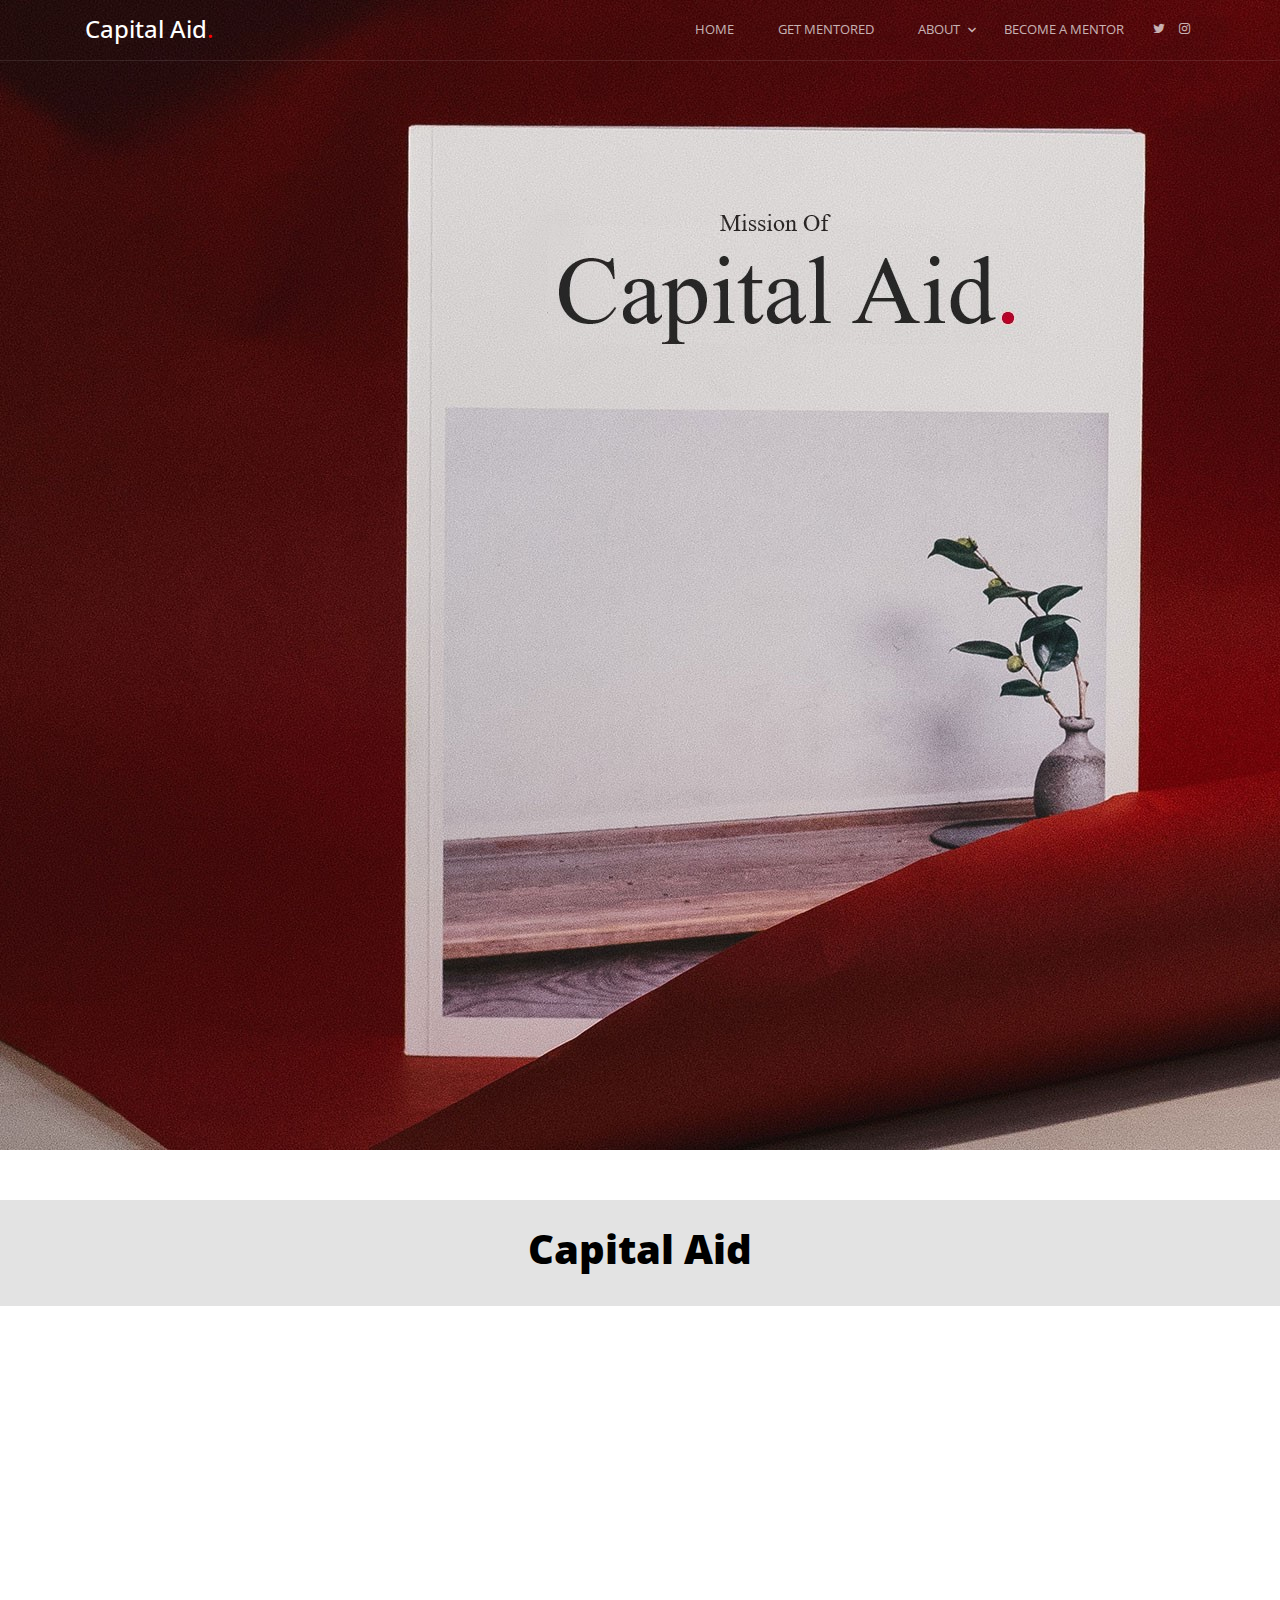
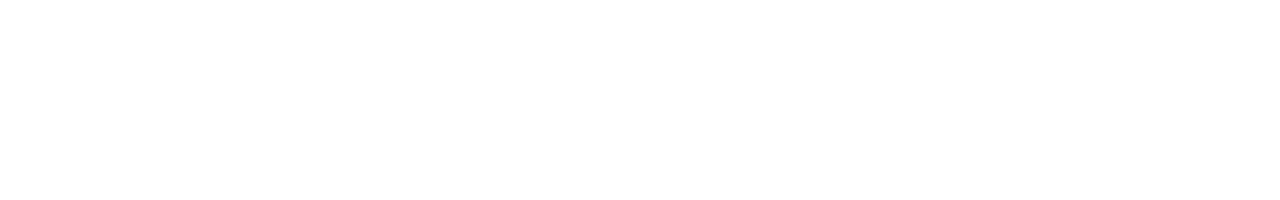
<file: Main Site/index.html>
<!doctype html>
<html lang="en">
  <head>
    <!-- Required meta tags -->
    <meta charset="utf-8">
    <meta name="viewport" content="width=device-width, initial-scale=1, shrink-to-fit=no">
    
    <link href="https://fonts.googleapis.com/css?family=Open+Sans:300,400,700" rel="stylesheet">

    <link rel="stylesheet" href="fonts/icomoon/style.css">

    <link rel="stylesheet" href="css/owl.carousel.min.css">

    <!-- Bootstrap CSS -->
    <link rel="stylesheet" href="css/bootstrap.min.css">
    
    <!-- Style -->
    <link rel="stylesheet" href="css/style.css">

    <title>Capital Aid - Home</title>
  </head>
  <body>


    <div class="site-mobile-menu site-navbar-target">
      <div class="site-mobile-menu-header">
        <div class="site-mobile-menu-close mt-3">
          <span class="icon-close2 js-menu-toggle"></span>
        </div>
      </div>
      <div class="site-mobile-menu-body"></div>
    </div>
   
    
    <header class="site-navbar js-sticky-header site-navbar-target" role="banner">

      <div class="container">
        <div class="row align-items-center">
          
          <div class="col-6 col-xl-2">
            <h1 class="mb-0 site-logo"><a href="index.html">Capital Aid<span class="text-primary">.</span> </a></h1>
          </div>

          <div class="col-12 col-md-10 d-none d-xl-block">
            <nav class="site-navigation position-relative text-right" role="navigation">

              <ul class="site-menu main-menu js-clone-nav mr-auto d-none d-lg-block">
                <li><a href="#home-section" class="nav-link">Home</a></li>
                <li><a href="#contact-section" class="nav-link">Get Mentored</a></li>
                
          
                <li class="has-children">
                  <a href="#about-section" class="nav-link">About</a>
                  <ul class="dropdown">
                    <li><a href="#team-section" class="nav-link">Our Mission</a></li>
                    <li><a href="#pricing-section" class="nav-link">Meet The Team</a></li>
                    <li class="has-children">

                    </li>
                  </ul>
                </li>
                <li><a href="#contact-section" class="nav-link">Become A Mentor</a></li>
                <li class="social"><a href="#contact-section" class="nav-link"><span class="icon-twitter"></span></a></li>
                <li class="social"><a href="#contact-section" class="nav-link"><span class="icon-instagram"></span></a></li>
              </ul>
            </nav>
          </div>


          <div class="col-6 d-inline-block d-xl-none ml-md-0 py-3" style="position: relative; top: 3px;"><a href="#" class="site-menu-toggle js-menu-toggle float-right"><span class="icon-menu h3"></span></a></div>

        </div>
      </div>
      
    </header>

    <div class="hero">
      <img src="images/hero_3.jpg" alt="">
    </div>

<div style="padding-bottom: 300px;"></div>

<div style="background-color: rgba(179, 179, 179, 0.363); padding: 25px;">
    <h1 style="color: rgb(0, 0, 0); text-align: center; font-weight: 1000;">Capital Aid</h1>
  </div>

  
    
    

    <script src="js/jquery-3.3.1.min.js"></script>
    <script src="js/popper.min.js"></script>
    <script src="js/bootstrap.min.js"></script>
    <script src="js/jquery.sticky.js"></script>
    <script src="js/main.js"></script>
  </body>
</html>
</file>
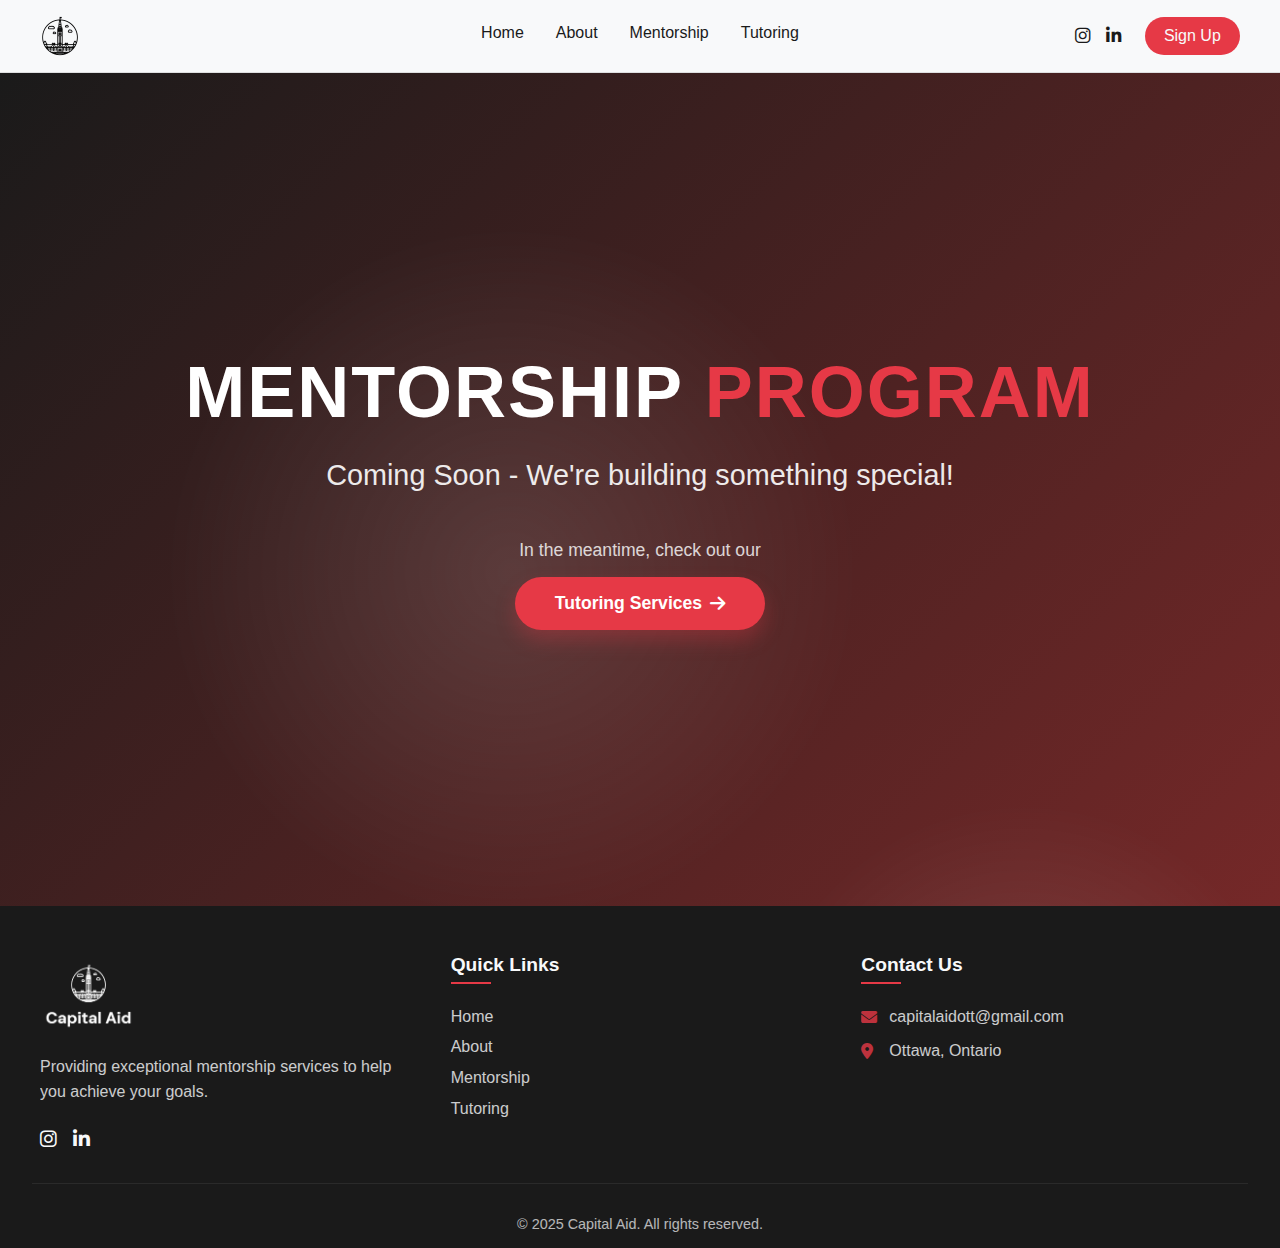
<file: mentorship.html>
<!DOCTYPE html>
<html lang="en">
<head>
    <meta charset="UTF-8">
    <meta name="viewport" content="width=device-width, initial-scale=1.0">
    <title>Capital Aid</title>
    <link rel="icon" type="image/x-icon" href="images/Favicon-32x32-photoaidcom-cropped.jpeg">
    <link rel="stylesheet" href="https://cdnjs.cloudflare.com/ajax/libs/font-awesome/6.4.0/css/all.min.css">
    <link rel="stylesheet" href="css/style.css">
</head>
<body>
    <!-- Navbar -->
    <nav class="navbar">
        <div class="nav-container">
            <div class="logo-container">
                <img src="images/main-logo-black-transparent.png" alt="Company Logo" class="logo">
            </div>
            
            <div class="nav-center">
                <div class="nav-links">
                    <a href="index.html">Home</a>
                    <a href="about.html">About</a>
                    <a href="mentorship.html">Mentorship</a>
                    <a href="tutoring.html">Tutoring</a>
                </div>
            </div>
            
            <div class="nav-right">
                <div class="nav-social">
                    <a href="https://www.instagram.com/capitalaid613/" target="_blank"><i class="fab fa-instagram"></i></a>
                    <a href="https://www.linkedin.com/company/capital-aid-ott/" target="_blank"><i class="fab fa-linkedin-in"></i></a>
                </div>
                <a href="signup.html" class="signup-btn">Sign Up</a>
            </div>
        </div>
        
        <button class="hamburger">
            <i class="fas fa-bars"></i>
        </button>
    </nav>

    <!-- Mobile Menu -->
    <div class="mobile-menu">
        <button class="close-btn">
            <i class="fas fa-times"></i>
        </button>
        <img src="images/main-logo-black-transparent.png" alt="Company Logo" class="mobile-logo">
        <div class="mobile-links">
            <a href="index.html">Home</a>
            <a href="about.html">About</a>
            <a href="mentorship.html">Mentorship</a>
            <a href="tutoring.html">Tutoring</a>
        </div>
        <div class="mobile-social">
            <a href="https://www.instagram.com/capitalaid613/" target="_blank"><i class="fab fa-instagram"></i></a>
            <a href="https://www.linkedin.com/company/capital-aid-ott/" target="_blank"><i class="fab fa-linkedin-in"></i></a>
        </div>
        <a href="signup.html" class="signup-btn-mobile">Sign Up</a>
    </div>
    <div class="overlay"></div>

    <!-- Main Content -->
    <section class="mentorship-hero">
        <div class="mentorship-hero-container">
          <div class="mentorship-content">
            <h1 class="mentorship-title">Mentorship <span>Program</span></h1>
            <p class="mentorship-subtitle">Coming Soon - We're building something special!</p>
            <div class="mentorship-cta">
              <p>In the meantime, check out our</p>
              <a href="tutoring.html" class="mentorship-btn">Tutoring Services <i class="fas fa-arrow-right"></i></a>
            </div>
          </div>
        </div>
        <div class="mentorship-particles"></div>
      </section>


    <!-- Footer -->
    <footer>
        <div class="footer-container">
            <div class="footer-left">
                <img src="images/main-logo-white-transparent-zoom.png" alt="Company Logo" class="footer-logo">
                <p>Providing exceptional mentorship services to help you achieve your goals.</p>
                <div class="footer-social">
                    <a href="https://www.instagram.com/capitalaid613/" target="_blank"><i class="fab fa-instagram"></i></a>
                    <a href="https://www.linkedin.com/company/capital-aid-ott/" target="_blank"><i class="fab fa-linkedin-in"></i></a>
                </div>
            </div>
            
            <div class="footer-middle">
                <h3>Quick Links</h3>
                <ul>
                    <li><a href="index.html">Home</a></li>
                    <li><a href="about.html">About</a></li>
                    <li><a href="mentorship.html">Mentorship</a></li>
                    <li><a href="tutoring.html">Tutoring</a></li>
                </ul>
            </div>

            
            <div class="footer-right">
                <h3>Contact Us</h3>
                <p><i class="fas fa-envelope"></i> capitalaidott@gmail.com</p>
                <p><i class="fas fa-map-marker-alt"></i>Ottawa, Ontario</p>
            </div>
        </div>
        
        <div class="footer-bottom">
            <p>&copy; 2025 Capital Aid. All rights reserved.</p>
        </div>
    </footer>

    <script src="JS/Script.js"></script>
</body>
</html>
</file>
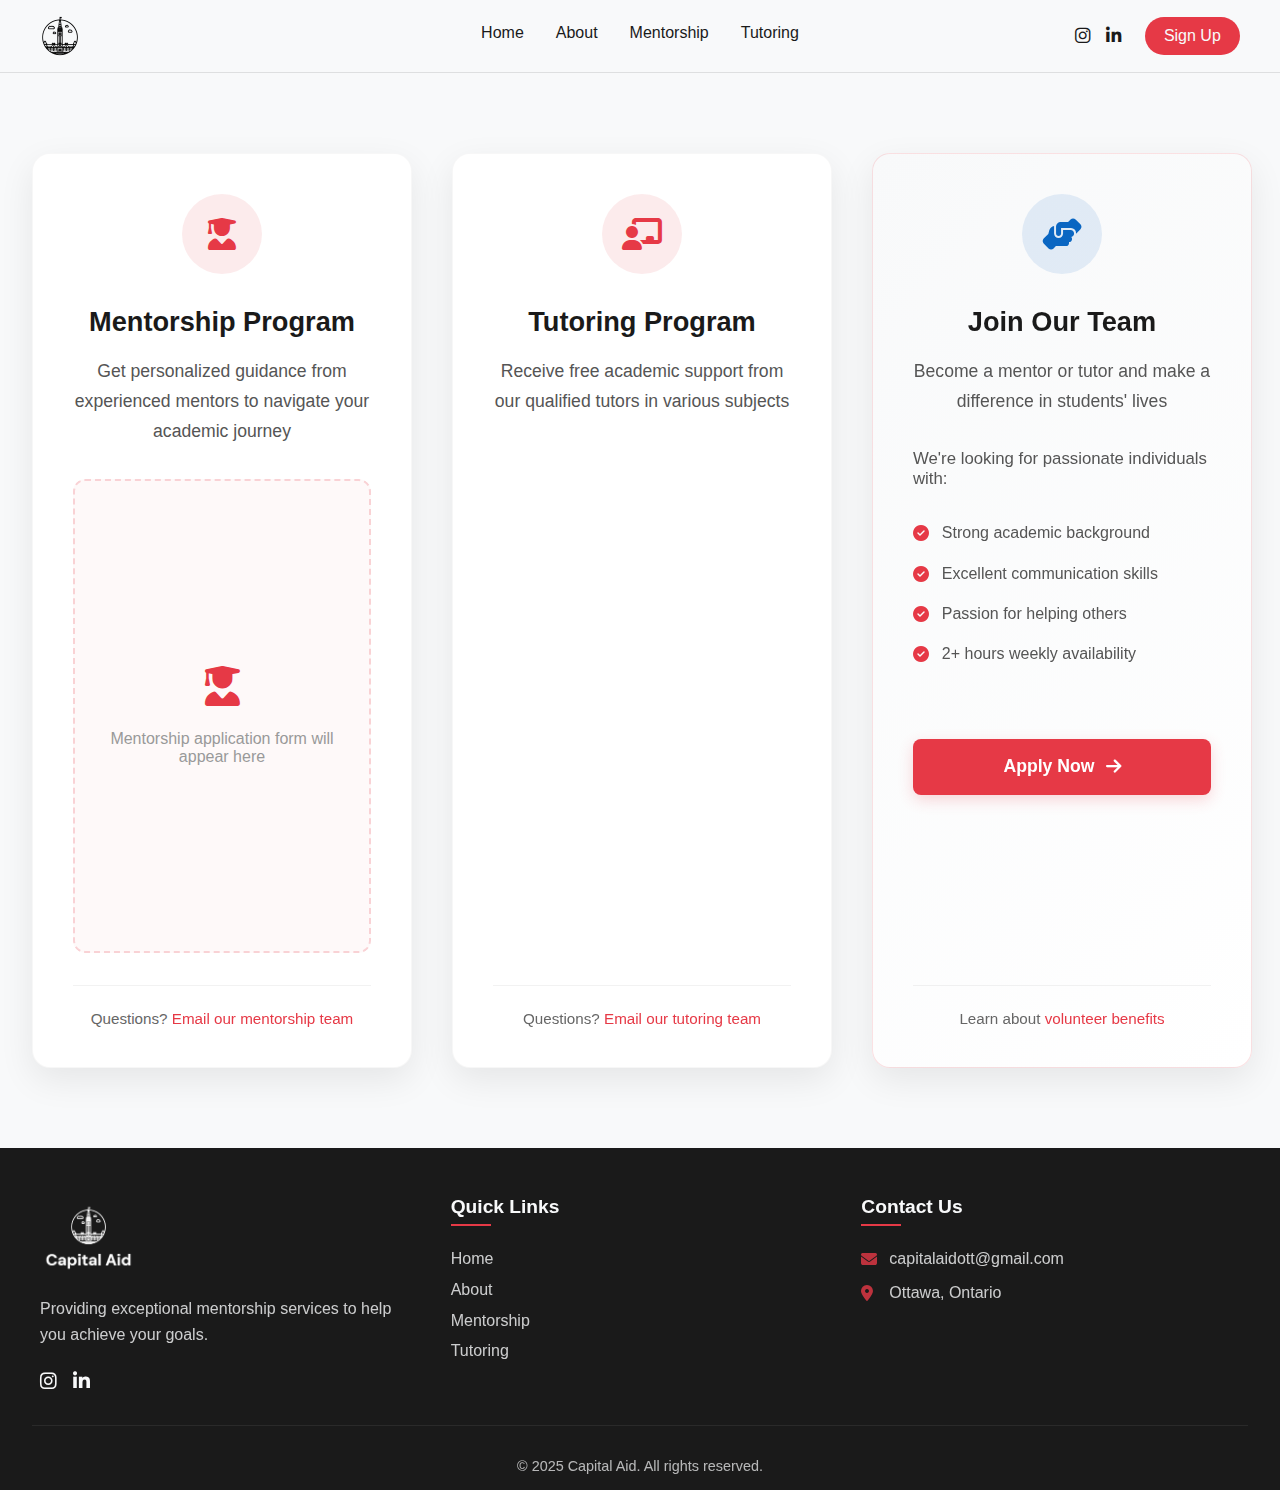
<file: signup.html>
<!DOCTYPE html>
<html lang="en">
<head>
    <meta charset="UTF-8">
    <meta name="viewport" content="width=device-width, initial-scale=1.0">
    <title>Capital Aid</title>
    <link rel="icon" type="image/x-icon" href="images/Favicon-32x32-photoaidcom-cropped.jpeg">
    <link rel="stylesheet" href="https://cdnjs.cloudflare.com/ajax/libs/font-awesome/6.4.0/css/all.min.css">
    <link rel="stylesheet" href="css/style.css">
</head>
<body>
    <!-- Navbar -->
    <nav class="navbar">
        <div class="nav-container">
            <div class="logo-container">
                <img src="images/main-logo-black-transparent.png" alt="Company Logo" class="logo">
            </div>
            
            <div class="nav-center">
                <div class="nav-links">
                    <a href="index.html">Home</a>
                    <a href="about.html">About</a>
                    <a href="mentorship.html">Mentorship</a>
                    <a href="tutoring.html">Tutoring</a>
                </div>
            </div>
            
            <div class="nav-right">
                <div class="nav-social">
                    <a href="https://www.instagram.com/capitalaid613/" target="_blank"><i class="fab fa-instagram"></i></a>
                    <a href="https://www.linkedin.com/company/capital-aid-ott/" target="_blank"><i class="fab fa-linkedin-in"></i></a>
                </div>
                <a href="signup.html" class="signup-btn">Sign Up</a>
            </div>
        </div>
        
        <button class="hamburger">
            <i class="fas fa-bars"></i>
        </button>
    </nav>

    <!-- Mobile Menu -->
    <div class="mobile-menu">
        <button class="close-btn">
            <i class="fas fa-times"></i>
        </button>
        <img src="images/main-logo-black-transparent.png" alt="Company Logo" class="mobile-logo">
        <div class="mobile-links">
            <a href="index.html">Home</a>
            <a href="about.html">About</a>
            <a href="mentorship.html">Mentorship</a>
            <a href="tutoring.html">Tutoring</a>
        </div>
        <div class="mobile-social">
            <a href="https://www.instagram.com/capitalaid613/" target="_blank"><i class="fab fa-instagram"></i></a>
            <a href="https://www.linkedin.com/company/capital-aid-ott/" target="_blank"><i class="fab fa-linkedin-in"></i></a>
        </div>
        <a href="signup.html" class="signup-btn-mobile">Sign Up</a>
    </div>
    <div class="overlay"></div>

    <!-- Main Content -->


    <section class="programs-section-wide">
        <!-- Mentorship Program -->
        <div class="program-card-wide mentorship-card-wide">
          <div class="program-icon-wide">
            <i class="fa-solid fa-user-graduate"></i>
          </div>
          <h3>Mentorship Program</h3>
          <p class="program-description-wide">Get personalized guidance from experienced mentors to navigate your academic journey</p>
          <div class="program-form-wide">
            <div class="form-embed-wrapper">
              <!-- Replace with your actual form embed -->
              <div class="form-placeholder">
                <i class="fas fa-user-graduate pulse"></i>
                <p>Mentorship application form will appear here</p>
              </div>
            </div>
          </div>
          <div class="program-footer-wide">
            <p>Questions? <a href="mailto:capitalaidott@gmail.com">Email our mentorship team</a></p>
          </div>
        </div>
      
        <!-- Tutoring Program -->
        <div class="program-card-wide tutoring-card-wide">
          <div class="program-icon-wide">
            <i class="fa-solid fa-chalkboard-user"></i>
          </div>
          <h3>Tutoring Program</h3>
          <p class="program-description-wide">Receive free academic support from our qualified tutors in various subjects</p>
          <div class="program-form-wide">
            <embed type="text/html" src="https://form.jotform.com/250883803039258" width="100%" height="500">
          </div>
          <div class="program-footer-wide">
            <p>Questions? <a href="mailto:capitalaidott@gmail.com">Email our tutoring team</a></p>
          </div>
        </div>
      
        <!-- Join the Team -->
        <div class="program-card-wide join-card-wide">
          <div class="program-icon-wide">
            <i class="fa-solid fa-handshake-angle"></i>
          </div>
          <h3>Join Our Team</h3>
          <p class="program-description-wide">Become a mentor or tutor and make a difference in students' lives</p>
          <div class="join-content-wide">
            <p>We're looking for passionate individuals with:</p>
            <ul class="benefits-list-wide">
              <li><i class="fas fa-check-circle"></i> Strong academic background</li>
              <li><i class="fas fa-check-circle"></i> Excellent communication skills</li>
              <li><i class="fas fa-check-circle"></i> Passion for helping others</li>
              <li><i class="fas fa-check-circle"></i> 2+ hours weekly availability</li>
            </ul>
          </div>
          <a href="https://forms.gle/76sLxXykbjL37RTW8" class="join-button-wide">Apply Now <i class="fas fa-arrow-right"></i></a>
          <div class="program-footer-wide">
            <p>Learn about <a href="about.html#perks">volunteer benefits</a></p>
          </div>
        </div>
      </section>


    <!-- Footer -->
    <footer>
        <div class="footer-container">
            <div class="footer-left">
                <img src="images/main-logo-white-transparent-zoom.png" alt="Company Logo" class="footer-logo">
                <p>Providing exceptional mentorship services to help you achieve your goals.</p>
                <div class="footer-social">
                    <a href="https://www.instagram.com/capitalaid613/" target="_blank"><i class="fab fa-instagram"></i></a>
                    <a href="https://www.linkedin.com/company/capital-aid-ott/" target="_blank"><i class="fab fa-linkedin-in"></i></a>
                </div>
            </div>
            
            <div class="footer-middle">
                <h3>Quick Links</h3>
                <ul>
                    <li><a href="index.html">Home</a></li>
                    <li><a href="about.html">About</a></li>
                    <li><a href="mentorship.html">Mentorship</a></li>
                    <li><a href="tutoring.html">Tutoring</a></li>
                </ul>
            </div>

            
            <div class="footer-right">
                <h3>Contact Us</h3>
                <p><i class="fas fa-envelope"></i> capitalaidott@gmail.com</p>
                <p><i class="fas fa-map-marker-alt"></i>Ottawa, Ontario</p>
            </div>
        </div>
        
        <div class="footer-bottom">
            <p>&copy; 2025 Capital Aid. All rights reserved.</p>
        </div>
    </footer>

    <script src="JS/Script.js"></script>
</body>
</html>
</file>
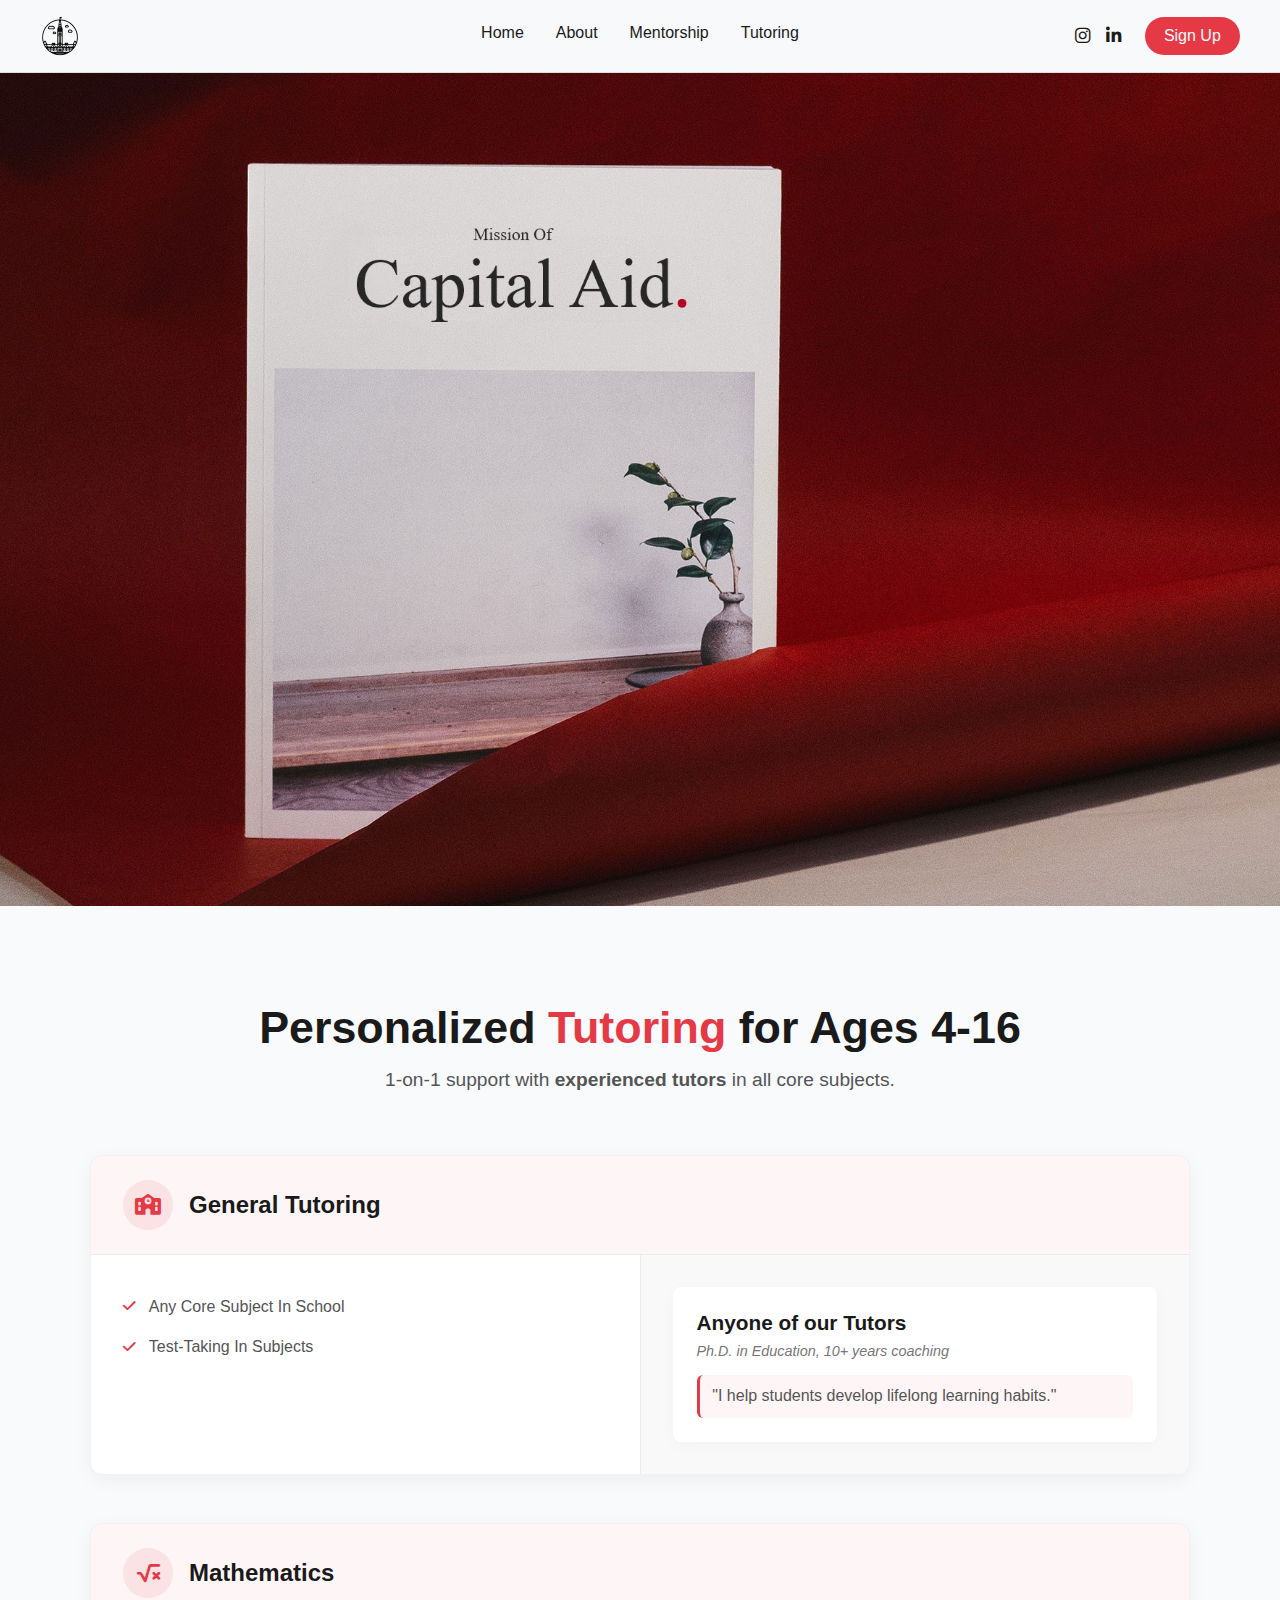
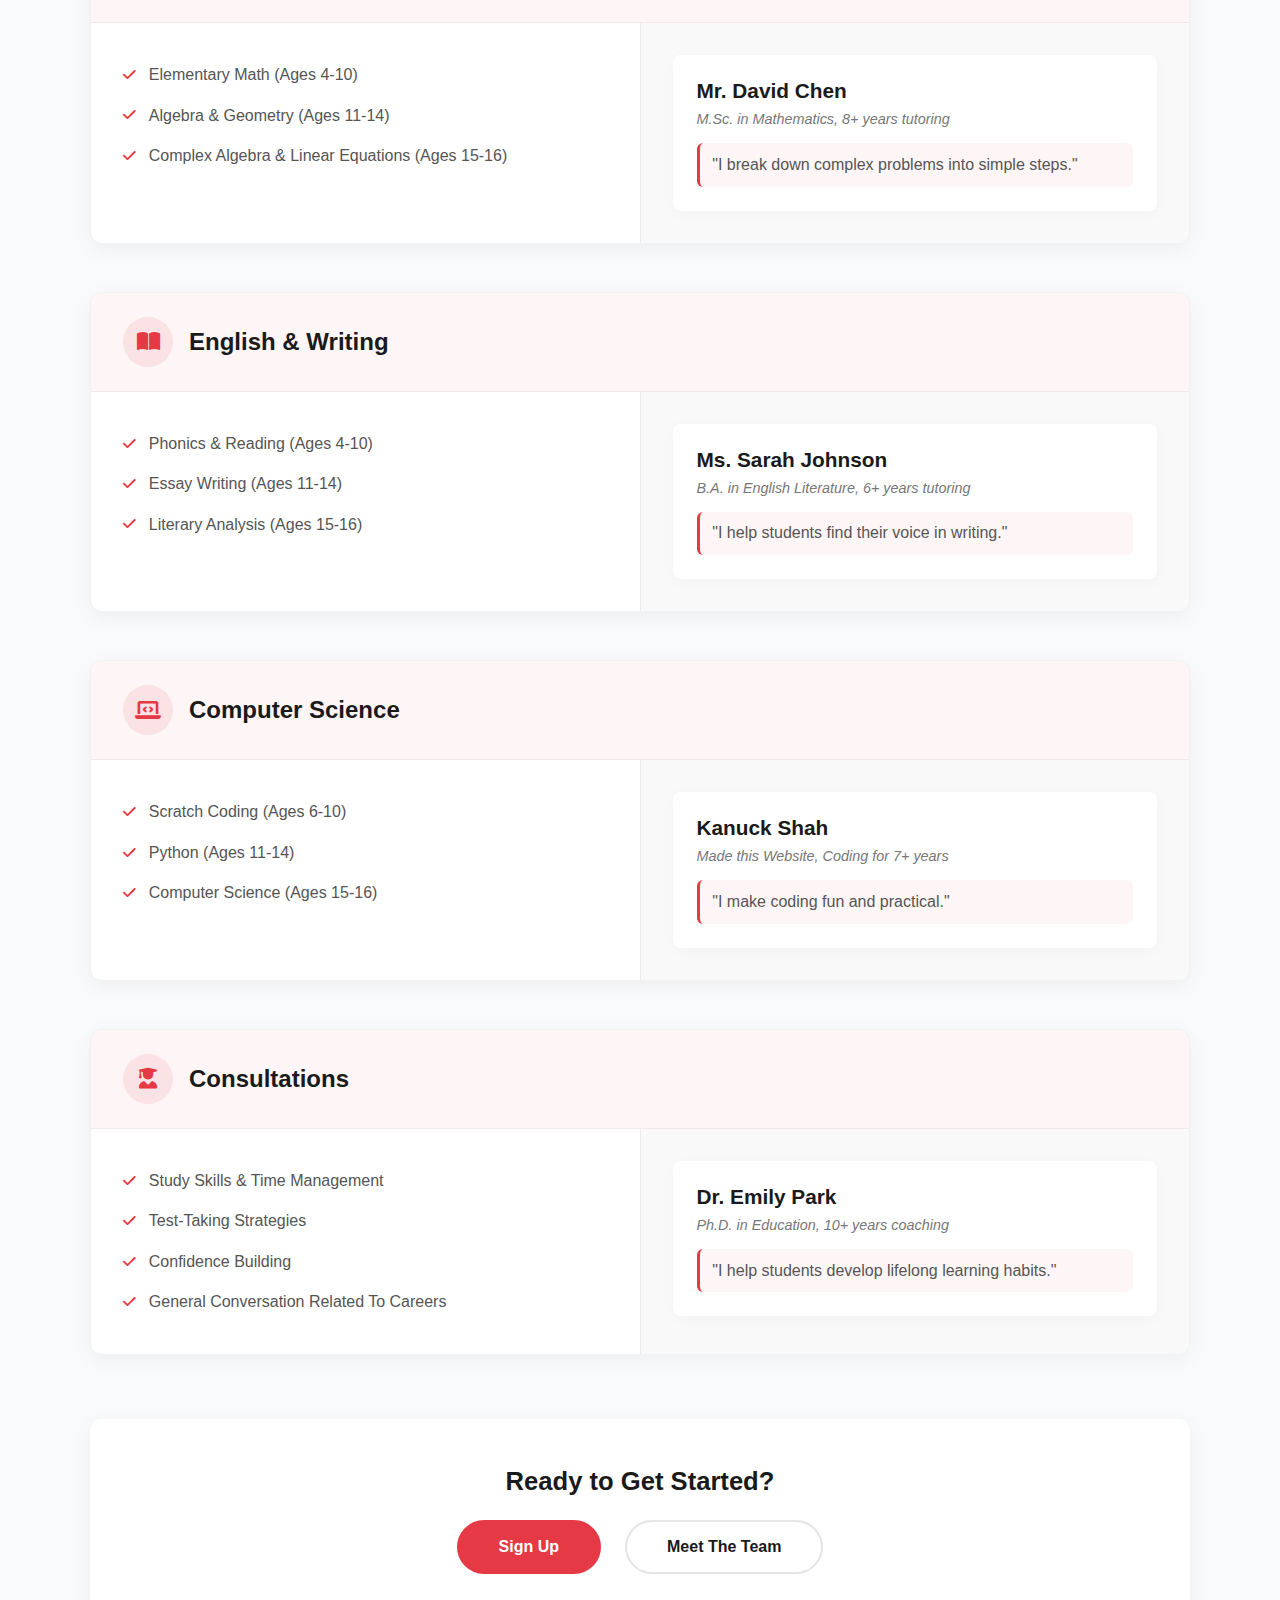
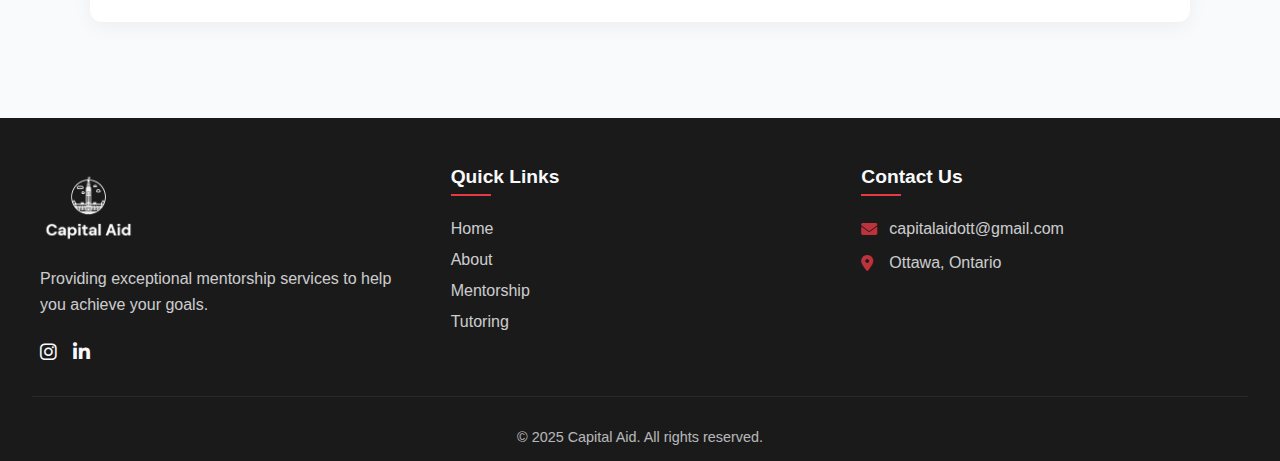
<file: tutoring.html>
<!DOCTYPE html>
<html lang="en">
<head>
    <meta charset="UTF-8">
    <meta name="viewport" content="width=device-width, initial-scale=1.0">
    <title>Capital Aid</title>
    <link rel="icon" type="image/x-icon" href="images/Favicon-32x32-photoaidcom-cropped.jpeg">
    <link rel="stylesheet" href="https://cdnjs.cloudflare.com/ajax/libs/font-awesome/6.4.0/css/all.min.css">
    <link rel="stylesheet" href="css/style.css">
</head>
<body>
    <!-- Navbar -->
    <nav class="navbar">
        <div class="nav-container">
            <div class="logo-container">
                <img src="images/main-logo-black-transparent.png" alt="Company Logo" class="logo">
            </div>
            
            <div class="nav-center">
                <div class="nav-links">
                    <a href="index.html">Home</a>
                    <a href="about.html">About</a>
                    <a href="mentorship.html">Mentorship</a>
                    <a href="tutoring.html">Tutoring</a>
                </div>
            </div>
            
            <div class="nav-right">
                <div class="nav-social">
                    <a href="https://www.instagram.com/capitalaid613/" target="_blank"><i class="fab fa-instagram"></i></a>
                    <a href="https://www.linkedin.com/company/capital-aid-ott/" target="_blank"><i class="fab fa-linkedin-in"></i></a>
                </div>
                <a href="signup.html" class="signup-btn">Sign Up</a>
            </div>
        </div>
        
        <button class="hamburger">
            <i class="fas fa-bars"></i>
        </button>
    </nav>

    <!-- Mobile Menu -->
    <div class="mobile-menu">
        <button class="close-btn">
            <i class="fas fa-times"></i>
        </button>
        <img src="images/main-logo-black-transparent.png" alt="Company Logo" class="mobile-logo">
        <div class="mobile-links">
            <a href="index.html">Home</a>
            <a href="about.html">About</a>
            <a href="mentorship.html">Mentorship</a>
            <a href="tutoring.html">Tutoring</a>
        </div>
        <div class="mobile-social">
            <a href="https://www.instagram.com/capitalaid613/" target="_blank"><i class="fab fa-instagram"></i></a>
            <a href="https://www.linkedin.com/company/capital-aid-ott/" target="_blank"><i class="fab fa-linkedin-in"></i></a>
        </div>
        <a href="signup.html" class="signup-btn-mobile">Sign Up</a>
    </div>
    <div class="overlay"></div>

    <!-- Main Content -->
    <section class="ca-about-hero">
        <div class="ca-gradient-bg"></div>
        <div class="ca-hero-overlay"></div>
        <div class="ca-hero-content">
            <h1 class="hero-title">Capital Aid Tutoring<span></span></h1>
            <p class="hero-subtitle">Empowering students with personalized tutoring to build confidence and achieve academic success</p>
            <div class="ca-hero-buttons">
                <a href="signup.html" class="ca-btn ca-btn-primary hero-btn-1">Sign up</a>
                <a href="#learn-more" class="ca-btn ca-btn-secondary hero-btn-2">Learn More</a>
            </div>
        </div>
    </section>


    <section class="capital-aid-tutoring" id="learn-more">
        <div class="ca-tutoring-container">
          <!-- Header -->
          <div class="ca-tutoring-intro">
            <h2 class="ca-tutoring-title">Personalized <span>Tutoring</span> for Ages 4-16</h2>
            <p class="ca-tutoring-subtitle">1-on-1 support with <strong>experienced tutors</strong> in all core subjects.</p>
          </div>



          <div class="ca-subject-block">
            <div class="ca-subject-header">
              <div class="ca-subject-icon">
                <i class="fa-solid fa-school"></i>
              </div>
              <h3 class="ca-subject-name">General Tutoring</h3>
            </div>
            <div class="ca-subject-content">
              <div class="ca-subject-details">
                <ul class="ca-topic-list">
                  <li><i class="fas fa-check"></i> Any Core Subject In School</li>
                  <li><i class="fas fa-check"></i> Test-Taking In Subjects</li>
                </ul>
              </div>
              <div class="ca-instructor-card">
                <div class="ca-instructor-bio">
                  <h4 class="ca-instructor-name">Anyone of our Tutors</h4>
                  <p class="ca-instructor-qualifications">Ph.D. in Education, 10+ years coaching</p>
                  <p class="ca-instructor-style">"I help students develop lifelong learning habits."</p>
                </div>
              </div>
            </div>
          </div>
      
          <!-- Math Tutoring -->
          <div class="ca-subject-block">
            <div class="ca-subject-header">
              <div class="ca-subject-icon">
                <i class="fas fa-square-root-alt"></i>
              </div>
              <h3 class="ca-subject-name">Mathematics</h3>
            </div>
            <div class="ca-subject-content">
              <div class="ca-subject-details">
                <ul class="ca-topic-list">
                  <li><i class="fas fa-check"></i> Elementary Math (Ages 4-10)</li>
                  <li><i class="fas fa-check"></i> Algebra & Geometry (Ages 11-14)</li>
                  <li><i class="fas fa-check"></i> Complex Algebra & Linear Equations (Ages 15-16)</li>
                </ul>
              </div>
              <div class="ca-instructor-card">
                <div class="ca-instructor-bio">
                  <h4 class="ca-instructor-name">Mr. David Chen</h4>
                  <p class="ca-instructor-qualifications">M.Sc. in Mathematics, 8+ years tutoring</p>
                  <p class="ca-instructor-style">"I break down complex problems into simple steps."</p>
                </div>
              </div>
            </div>
          </div>
      
          <!-- English Tutoring -->
          <div class="ca-subject-block">
            <div class="ca-subject-header">
              <div class="ca-subject-icon">
                <i class="fas fa-book-open"></i>
              </div>
              <h3 class="ca-subject-name">English & Writing</h3>
            </div>
            <div class="ca-subject-content">
              <div class="ca-subject-details">
                <ul class="ca-topic-list">
                  <li><i class="fas fa-check"></i> Phonics & Reading (Ages 4-10)</li>
                  <li><i class="fas fa-check"></i> Essay Writing (Ages 11-14)</li>
                  <li><i class="fas fa-check"></i> Literary Analysis (Ages 15-16)</li>
                </ul>
              </div>
              <div class="ca-instructor-card">
                <div class="ca-instructor-bio">
                  <h4 class="ca-instructor-name">Ms. Sarah Johnson</h4>
                  <p class="ca-instructor-qualifications">B.A. in English Literature, 6+ years tutoring</p>
                  <p class="ca-instructor-style">"I help students find their voice in writing."</p>
                </div>
              </div>
            </div>
          </div>
      

          
          <!-- Computer Science -->
          <div class="ca-subject-block">
            <div class="ca-subject-header">
              <div class="ca-subject-icon">
                <i class="fas fa-laptop-code"></i>
              </div>
              <h3 class="ca-subject-name">Computer Science</h3>
            </div>
            <div class="ca-subject-content">
              <div class="ca-subject-details">
                <ul class="ca-topic-list">
                  <li><i class="fas fa-check"></i> Scratch Coding (Ages 6-10)</li>
                  <li><i class="fas fa-check"></i> Python (Ages 11-14)</li>
                  <li><i class="fas fa-check"></i> Computer Science (Ages 15-16)</li>
                </ul>
              </div>
              <div class="ca-instructor-card">
                <div class="ca-instructor-bio">
                  <h4 class="ca-instructor-name">Kanuck Shah</h4>
                  <p class="ca-instructor-qualifications">Made this Website, Coding for 7+ years</p>
                  <p class="ca-instructor-style">"I make coding fun and practical."</p>
                </div>
              </div>
            </div>
          </div>
      
          <!-- Academic Coaching -->
          <div class="ca-subject-block">
            <div class="ca-subject-header">
              <div class="ca-subject-icon">
                <i class="fas fa-user-graduate"></i>
              </div>
              <h3 class="ca-subject-name">Consultations</h3>
            </div>
            <div class="ca-subject-content">
              <div class="ca-subject-details">
                <ul class="ca-topic-list">
                  <li><i class="fas fa-check"></i> Study Skills & Time Management</li>
                  <li><i class="fas fa-check"></i> Test-Taking Strategies</li>
                  <li><i class="fas fa-check"></i> Confidence Building</li>
                  <li><i class="fas fa-check"></i> General Conversation Related To Careers</li>
                </ul>
              </div>
              <div class="ca-instructor-card">
                <div class="ca-instructor-bio">
                  <h4 class="ca-instructor-name">Dr. Emily Park</h4>
                  <p class="ca-instructor-qualifications">Ph.D. in Education, 10+ years coaching</p>
                  <p class="ca-instructor-style">"I help students develop lifelong learning habits."</p>
                </div>
              </div>
            </div>
          </div>

          
      
          <!-- CTA Section -->
          <div class="ca-tutoring-cta">
            <h3 class="ca-cta-heading">Ready to Get Started?</h3>
            <div class="ca-button-group">
              <a href="signup.html" class="ca-primary-button">Sign Up</a>
              <a href="about.html #team" class="ca-secondary-button">Meet The Team</a>
            </div>
          </div>
        </div>
      </section>

    
    <!-- Footer -->
    <footer>
        <div class="footer-container">
            <div class="footer-left">
                <img src="images/main-logo-white-transparent-zoom.png" alt="Company Logo" class="footer-logo">
                <p>Providing exceptional mentorship services to help you achieve your goals.</p>
                <div class="footer-social">
                    <a href="https://www.instagram.com/capitalaid613/" target="_blank"><i class="fab fa-instagram"></i></a>
                    <a href="https://www.linkedin.com/company/capital-aid-ott/" target="_blank"><i class="fab fa-linkedin-in"></i></a>
                </div>
            </div>
            
            <div class="footer-middle">
                <h3>Quick Links</h3>
                <ul>
                    <li><a href="index.html">Home</a></li>
                    <li><a href="about.html">About</a></li>
                    <li><a href="mentorship.html">Mentorship</a></li>
                    <li><a href="tutoring.html">Tutoring</a></li>
                </ul>
            </div>

            
            <div class="footer-right">
                <h3>Contact Us</h3>
                <p><i class="fas fa-envelope"></i> capitalaidott@gmail.com</p>
                <p><i class="fas fa-map-marker-alt"></i>Ottawa, Ontario</p>
            </div>
        </div>
        
        <div class="footer-bottom">
            <p>&copy; 2025 Capital Aid. All rights reserved.</p>
        </div>
    </footer>

    <script src="JS/Script.js"></script>
</body>
</html>
</file>
<file: Main Site/fonts/icomoon/style.css>
@font-face {
  font-family: 'icomoon';
  src:  url('fonts/icomoon.eot?10si43');
  src:  url('fonts/icomoon.eot?10si43#iefix') format('embedded-opentype'),
    url('fonts/icomoon.ttf?10si43') format('truetype'),
    url('fonts/icomoon.woff?10si43') format('woff'),
    url('fonts/icomoon.svg?10si43#icomoon') format('svg');
  font-weight: normal;
  font-style: normal;
}

[class^="icon-"], [class*=" icon-"] {
  /* use !important to prevent issues with browser extensions that change fonts */
  font-family: 'icomoon' !important;
  speak: none;
  font-style: normal;
  font-weight: normal;
  font-variant: normal;
  text-transform: none;
  line-height: 1;

  /* Better Font Rendering =========== */
  -webkit-font-smoothing: antialiased;
  -moz-osx-font-smoothing: grayscale;
}

.icon-asterisk:before {
  content: "\f069";
}
.icon-plus:before {
  content: "\f067";
}
.icon-question:before {
  content: "\f128";
}
.icon-minus:before {
  content: "\f068";
}
.icon-glass:before {
  content: "\f000";
}
.icon-music:before {
  content: "\f001";
}
.icon-search:before {
  content: "\f002";
}
.icon-envelope-o:before {
  content: "\f003";
}
.icon-heart:before {
  content: "\f004";
}
.icon-star:before {
  content: "\f005";
}
.icon-star-o:before {
  content: "\f006";
}
.icon-user:before {
  content: "\f007";
}
.icon-film:before {
  content: "\f008";
}
.icon-th-large:before {
  content: "\f009";
}
.icon-th:before {
  content: "\f00a";
}
.icon-th-list:before {
  content: "\f00b";
}
.icon-check:before {
  content: "\f00c";
}
.icon-close:before {
  content: "\f00d";
}
.icon-remove:before {
  content: "\f00d";
}
.icon-times:before {
  content: "\f00d";
}
.icon-search-plus:before {
  content: "\f00e";
}
.icon-search-minus:before {
  content: "\f010";
}
.icon-power-off:before {
  content: "\f011";
}
.icon-signal:before {
  content: "\f012";
}
.icon-cog:before {
  content: "\f013";
}
.icon-gear:before {
  content: "\f013";
}
.icon-trash-o:before {
  content: "\f014";
}
.icon-home:before {
  content: "\f015";
}
.icon-file-o:before {
  content: "\f016";
}
.icon-clock-o:before {
  content: "\f017";
}
.icon-road:before {
  content: "\f018";
}
.icon-download:before {
  content: "\f019";
}
.icon-arrow-circle-o-down:before {
  content: "\f01a";
}
.icon-arrow-circle-o-up:before {
  content: "\f01b";
}
.icon-inbox:before {
  content: "\f01c";
}
.icon-play-circle-o:before {
  content: "\f01d";
}
.icon-repeat:before {
  content: "\f01e";
}
.icon-rotate-right:before {
  content: "\f01e";
}
.icon-refresh:before {
  content: "\f021";
}
.icon-list-alt:before {
  content: "\f022";
}
.icon-lock:before {
  content: "\f023";
}
.icon-flag:before {
  content: "\f024";
}
.icon-headphones:before {
  content: "\f025";
}
.icon-volume-off:before {
  content: "\f026";
}
.icon-volume-down:before {
  content: "\f027";
}
.icon-volume-up:before {
  content: "\f028";
}
.icon-qrcode:before {
  content: "\f029";
}
.icon-barcode:before {
  content: "\f02a";
}
.icon-tag:before {
  content: "\f02b";
}
.icon-tags:before {
  content: "\f02c";
}
.icon-book:before {
  content: "\f02d";
}
.icon-bookmark:before {
  content: "\f02e";
}
.icon-print:before {
  content: "\f02f";
}
.icon-camera:before {
  content: "\f030";
}
.icon-font:before {
  content: "\f031";
}
.icon-bold:before {
  content: "\f032";
}
.icon-italic:before {
  content: "\f033";
}
.icon-text-height:before {
  content: "\f034";
}
.icon-text-width:before {
  content: "\f035";
}
.icon-align-left:before {
  content: "\f036";
}
.icon-align-center:before {
  content: "\f037";
}
.icon-align-right:before {
  content: "\f038";
}
.icon-align-justify:before {
  content: "\f039";
}
.icon-list:before {
  content: "\f03a";
}
.icon-dedent:before {
  content: "\f03b";
}
.icon-outdent:before {
  content: "\f03b";
}
.icon-indent:before {
  content: "\f03c";
}
.icon-video-camera:before {
  content: "\f03d";
}
.icon-image:before {
  content: "\f03e";
}
.icon-photo:before {
  content: "\f03e";
}
.icon-picture-o:before {
  content: "\f03e";
}
.icon-pencil:before {
  content: "\f040";
}
.icon-map-marker:before {
  content: "\f041";
}
.icon-adjust:before {
  content: "\f042";
}
.icon-tint:before {
  content: "\f043";
}
.icon-edit:before {
  content: "\f044";
}
.icon-pencil-square-o:before {
  content: "\f044";
}
.icon-share-square-o:before {
  content: "\f045";
}
.icon-check-square-o:before {
  content: "\f046";
}
.icon-arrows:before {
  content: "\f047";
}
.icon-step-backward:before {
  content: "\f048";
}
.icon-fast-backward:before {
  content: "\f049";
}
.icon-backward:before {
  content: "\f04a";
}
.icon-play:before {
  content: "\f04b";
}
.icon-pause:before {
  content: "\f04c";
}
.icon-stop:before {
  content: "\f04d";
}
.icon-forward:before {
  content: "\f04e";
}
.icon-fast-forward:before {
  content: "\f050";
}
.icon-step-forward:before {
  content: "\f051";
}
.icon-eject:before {
  content: "\f052";
}
.icon-chevron-left:before {
  content: "\f053";
}
.icon-chevron-right:before {
  content: "\f054";
}
.icon-plus-circle:before {
  content: "\f055";
}
.icon-minus-circle:before {
  content: "\f056";
}
.icon-times-circle:before {
  content: "\f057";
}
.icon-check-circle:before {
  content: "\f058";
}
.icon-question-circle:before {
  content: "\f059";
}
.icon-info-circle:before {
  content: "\f05a";
}
.icon-crosshairs:before {
  content: "\f05b";
}
.icon-times-circle-o:before {
  content: "\f05c";
}
.icon-check-circle-o:before {
  content: "\f05d";
}
.icon-ban:before {
  content: "\f05e";
}
.icon-arrow-left:before {
  content: "\f060";
}
.icon-arrow-right:before {
  content: "\f061";
}
.icon-arrow-up:before {
  content: "\f062";
}
.icon-arrow-down:before {
  content: "\f063";
}
.icon-mail-forward:before {
  content: "\f064";
}
.icon-share:before {
  content: "\f064";
}
.icon-expand:before {
  content: "\f065";
}
.icon-compress:before {
  content: "\f066";
}
.icon-exclamation-circle:before {
  content: "\f06a";
}
.icon-gift:before {
  content: "\f06b";
}
.icon-leaf:before {
  content: "\f06c";
}
.icon-fire:before {
  content: "\f06d";
}
.icon-eye:before {
  content: "\f06e";
}
.icon-eye-slash:before {
  content: "\f070";
}
.icon-exclamation-triangle:before {
  content: "\f071";
}
.icon-warning:before {
  content: "\f071";
}
.icon-plane:before {
  content: "\f072";
}
.icon-calendar:before {
  content: "\f073";
}
.icon-random:before {
  content: "\f074";
}
.icon-comment:before {
  content: "\f075";
}
.icon-magnet:before {
  content: "\f076";
}
.icon-chevron-up:before {
  content: "\f077";
}
.icon-chevron-down:before {
  content: "\f078";
}
.icon-retweet:before {
  content: "\f079";
}
.icon-shopping-cart:before {
  content: "\f07a";
}
.icon-folder:before {
  content: "\f07b";
}
.icon-folder-open:before {
  content: "\f07c";
}
.icon-arrows-v:before {
  content: "\f07d";
}
.icon-arrows-h:before {
  content: "\f07e";
}
.icon-bar-chart:before {
  content: "\f080";
}
.icon-bar-chart-o:before {
  content: "\f080";
}
.icon-twitter-square:before {
  content: "\f081";
}
.icon-facebook-square:before {
  content: "\f082";
}
.icon-camera-retro:before {
  content: "\f083";
}
.icon-key:before {
  content: "\f084";
}
.icon-cogs:before {
  content: "\f085";
}
.icon-gears:before {
  content: "\f085";
}
.icon-comments:before {
  content: "\f086";
}
.icon-thumbs-o-up:before {
  content: "\f087";
}
.icon-thumbs-o-down:before {
  content: "\f088";
}
.icon-star-half:before {
  content: "\f089";
}
.icon-heart-o:before {
  content: "\f08a";
}
.icon-sign-out:before {
  content: "\f08b";
}
.icon-linkedin-square:before {
  content: "\f08c";
}
.icon-thumb-tack:before {
  content: "\f08d";
}
.icon-external-link:before {
  content: "\f08e";
}
.icon-sign-in:before {
  content: "\f090";
}
.icon-trophy:before {
  content: "\f091";
}
.icon-github-square:before {
  content: "\f092";
}
.icon-upload:before {
  content: "\f093";
}
.icon-lemon-o:before {
  content: "\f094";
}
.icon-phone:before {
  content: "\f095";
}
.icon-square-o:before {
  content: "\f096";
}
.icon-bookmark-o:before {
  content: "\f097";
}
.icon-phone-square:before {
  content: "\f098";
}
.icon-twitter:before {
  content: "\f099";
}
.icon-facebook:before {
  content: "\f09a";
}
.icon-facebook-f:before {
  content: "\f09a";
}
.icon-github:before {
  content: "\f09b";
}
.icon-unlock:before {
  content: "\f09c";
}
.icon-credit-card:before {
  content: "\f09d";
}
.icon-feed:before {
  content: "\f09e";
}
.icon-rss:before {
  content: "\f09e";
}
.icon-hdd-o:before {
  content: "\f0a0";
}
.icon-bullhorn:before {
  content: "\f0a1";
}
.icon-bell-o:before {
  content: "\f0a2";
}
.icon-certificate:before {
  content: "\f0a3";
}
.icon-hand-o-right:before {
  content: "\f0a4";
}
.icon-hand-o-left:before {
  content: "\f0a5";
}
.icon-hand-o-up:before {
  content: "\f0a6";
}
.icon-hand-o-down:before {
  content: "\f0a7";
}
.icon-arrow-circle-left:before {
  content: "\f0a8";
}
.icon-arrow-circle-right:before {
  content: "\f0a9";
}
.icon-arrow-circle-up:before {
  content: "\f0aa";
}
.icon-arrow-circle-down:before {
  content: "\f0ab";
}
.icon-globe:before {
  content: "\f0ac";
}
.icon-wrench:before {
  content: "\f0ad";
}
.icon-tasks:before {
  content: "\f0ae";
}
.icon-filter:before {
  content: "\f0b0";
}
.icon-briefcase:before {
  content: "\f0b1";
}
.icon-arrows-alt:before {
  content: "\f0b2";
}
.icon-group:before {
  content: "\f0c0";
}
.icon-users:before {
  content: "\f0c0";
}
.icon-chain:before {
  content: "\f0c1";
}
.icon-link:before {
  content: "\f0c1";
}
.icon-cloud:before {
  content: "\f0c2";
}
.icon-flask:before {
  content: "\f0c3";
}
.icon-cut:before {
  content: "\f0c4";
}
.icon-scissors:before {
  content: "\f0c4";
}
.icon-copy:before {
  content: "\f0c5";
}
.icon-files-o:before {
  content: "\f0c5";
}
.icon-paperclip:before {
  content: "\f0c6";
}
.icon-floppy-o:before {
  content: "\f0c7";
}
.icon-save:before {
  content: "\f0c7";
}
.icon-square:before {
  content: "\f0c8";
}
.icon-bars:before {
  content: "\f0c9";
}
.icon-navicon:before {
  content: "\f0c9";
}
.icon-reorder:before {
  content: "\f0c9";
}
.icon-list-ul:before {
  content: "\f0ca";
}
.icon-list-ol:before {
  content: "\f0cb";
}
.icon-strikethrough:before {
  content: "\f0cc";
}
.icon-underline:before {
  content: "\f0cd";
}
.icon-table:before {
  content: "\f0ce";
}
.icon-magic:before {
  content: "\f0d0";
}
.icon-truck:before {
  content: "\f0d1";
}
.icon-pinterest:before {
  content: "\f0d2";
}
.icon-pinterest-square:before {
  content: "\f0d3";
}
.icon-google-plus-square:before {
  content: "\f0d4";
}
.icon-google-plus:before {
  content: "\f0d5";
}
.icon-money:before {
  content: "\f0d6";
}
.icon-caret-down:before {
  content: "\f0d7";
}
.icon-caret-up:before {
  content: "\f0d8";
}
.icon-caret-left:before {
  content: "\f0d9";
}
.icon-caret-right:before {
  content: "\f0da";
}
.icon-columns:before {
  content: "\f0db";
}
.icon-sort:before {
  content: "\f0dc";
}
.icon-unsorted:before {
  content: "\f0dc";
}
.icon-sort-desc:before {
  content: "\f0dd";
}
.icon-sort-down:before {
  content: "\f0dd";
}
.icon-sort-asc:before {
  content: "\f0de";
}
.icon-sort-up:before {
  content: "\f0de";
}
.icon-envelope:before {
  content: "\f0e0";
}
.icon-linkedin:before {
  content: "\f0e1";
}
.icon-rotate-left:before {
  content: "\f0e2";
}
.icon-undo:before {
  content: "\f0e2";
}
.icon-gavel:before {
  content: "\f0e3";
}
.icon-legal:before {
  content: "\f0e3";
}
.icon-dashboard:before {
  content: "\f0e4";
}
.icon-tachometer:before {
  content: "\f0e4";
}
.icon-comment-o:before {
  content: "\f0e5";
}
.icon-comments-o:before {
  content: "\f0e6";
}
.icon-bolt:before {
  content: "\f0e7";
}
.icon-flash:before {
  content: "\f0e7";
}
.icon-sitemap:before {
  content: "\f0e8";
}
.icon-umbrella:before {
  content: "\f0e9";
}
.icon-clipboard:before {
  content: "\f0ea";
}
.icon-paste:before {
  content: "\f0ea";
}
.icon-lightbulb-o:before {
  content: "\f0eb";
}
.icon-exchange:before {
  content: "\f0ec";
}
.icon-cloud-download:before {
  content: "\f0ed";
}
.icon-cloud-upload:before {
  content: "\f0ee";
}
.icon-user-md:before {
  content: "\f0f0";
}
.icon-stethoscope:before {
  content: "\f0f1";
}
.icon-suitcase:before {
  content: "\f0f2";
}
.icon-bell:before {
  content: "\f0f3";
}
.icon-coffee:before {
  content: "\f0f4";
}
.icon-cutlery:before {
  content: "\f0f5";
}
.icon-file-text-o:before {
  content: "\f0f6";
}
.icon-building-o:before {
  content: "\f0f7";
}
.icon-hospital-o:before {
  content: "\f0f8";
}
.icon-ambulance:before {
  content: "\f0f9";
}
.icon-medkit:before {
  content: "\f0fa";
}
.icon-fighter-jet:before {
  content: "\f0fb";
}
.icon-beer:before {
  content: "\f0fc";
}
.icon-h-square:before {
  content: "\f0fd";
}
.icon-plus-square:before {
  content: "\f0fe";
}
.icon-angle-double-left:before {
  content: "\f100";
}
.icon-angle-double-right:before {
  content: "\f101";
}
.icon-angle-double-up:before {
  content: "\f102";
}
.icon-angle-double-down:before {
  content: "\f103";
}
.icon-angle-left:before {
  content: "\f104";
}
.icon-angle-right:before {
  content: "\f105";
}
.icon-angle-up:before {
  content: "\f106";
}
.icon-angle-down:before {
  content: "\f107";
}
.icon-desktop:before {
  content: "\f108";
}
.icon-laptop:before {
  content: "\f109";
}
.icon-tablet:before {
  content: "\f10a";
}
.icon-mobile:before {
  content: "\f10b";
}
.icon-mobile-phone:before {
  content: "\f10b";
}
.icon-circle-o:before {
  content: "\f10c";
}
.icon-quote-left:before {
  content: "\f10d";
}
.icon-quote-right:before {
  content: "\f10e";
}
.icon-spinner:before {
  content: "\f110";
}
.icon-circle:before {
  content: "\f111";
}
.icon-mail-reply:before {
  content: "\f112";
}
.icon-reply:before {
  content: "\f112";
}
.icon-github-alt:before {
  content: "\f113";
}
.icon-folder-o:before {
  content: "\f114";
}
.icon-folder-open-o:before {
  content: "\f115";
}
.icon-smile-o:before {
  content: "\f118";
}
.icon-frown-o:before {
  content: "\f119";
}
.icon-meh-o:before {
  content: "\f11a";
}
.icon-gamepad:before {
  content: "\f11b";
}
.icon-keyboard-o:before {
  content: "\f11c";
}
.icon-flag-o:before {
  content: "\f11d";
}
.icon-flag-checkered:before {
  content: "\f11e";
}
.icon-terminal:before {
  content: "\f120";
}
.icon-code:before {
  content: "\f121";
}
.icon-mail-reply-all:before {
  content: "\f122";
}
.icon-reply-all:before {
  content: "\f122";
}
.icon-star-half-empty:before {
  content: "\f123";
}
.icon-star-half-full:before {
  content: "\f123";
}
.icon-star-half-o:before {
  content: "\f123";
}
.icon-location-arrow:before {
  content: "\f124";
}
.icon-crop:before {
  content: "\f125";
}
.icon-code-fork:before {
  content: "\f126";
}
.icon-chain-broken:before {
  content: "\f127";
}
.icon-unlink:before {
  content: "\f127";
}
.icon-info:before {
  content: "\f129";
}
.icon-exclamation:before {
  content: "\f12a";
}
.icon-superscript:before {
  content: "\f12b";
}
.icon-subscript:before {
  content: "\f12c";
}
.icon-eraser:before {
  content: "\f12d";
}
.icon-puzzle-piece:before {
  content: "\f12e";
}
.icon-microphone:before {
  content: "\f130";
}
.icon-microphone-slash:before {
  content: "\f131";
}
.icon-shield:before {
  content: "\f132";
}
.icon-calendar-o:before {
  content: "\f133";
}
.icon-fire-extinguisher:before {
  content: "\f134";
}
.icon-rocket:before {
  content: "\f135";
}
.icon-maxcdn:before {
  content: "\f136";
}
.icon-chevron-circle-left:before {
  content: "\f137";
}
.icon-chevron-circle-right:before {
  content: "\f138";
}
.icon-chevron-circle-up:before {
  content: "\f139";
}
.icon-chevron-circle-down:before {
  content: "\f13a";
}
.icon-html5:before {
  content: "\f13b";
}
.icon-css3:before {
  content: "\f13c";
}
.icon-anchor:before {
  content: "\f13d";
}
.icon-unlock-alt:before {
  content: "\f13e";
}
.icon-bullseye:before {
  content: "\f140";
}
.icon-ellipsis-h:before {
  content: "\f141";
}
.icon-ellipsis-v:before {
  content: "\f142";
}
.icon-rss-square:before {
  content: "\f143";
}
.icon-play-circle:before {
  content: "\f144";
}
.icon-ticket:before {
  content: "\f145";
}
.icon-minus-square:before {
  content: "\f146";
}
.icon-minus-square-o:before {
  content: "\f147";
}
.icon-level-up:before {
  content: "\f148";
}
.icon-level-down:before {
  content: "\f149";
}
.icon-check-square:before {
  content: "\f14a";
}
.icon-pencil-square:before {
  content: "\f14b";
}
.icon-external-link-square:before {
  content: "\f14c";
}
.icon-share-square:before {
  content: "\f14d";
}
.icon-compass:before {
  content: "\f14e";
}
.icon-caret-square-o-down:before {
  content: "\f150";
}
.icon-toggle-down:before {
  content: "\f150";
}
.icon-caret-square-o-up:before {
  content: "\f151";
}
.icon-toggle-up:before {
  content: "\f151";
}
.icon-caret-square-o-right:before {
  content: "\f152";
}
.icon-toggle-right:before {
  content: "\f152";
}
.icon-eur:before {
  content: "\f153";
}
.icon-euro:before {
  content: "\f153";
}
.icon-gbp:before {
  content: "\f154";
}
.icon-dollar:before {
  content: "\f155";
}
.icon-usd:before {
  content: "\f155";
}
.icon-inr:before {
  content: "\f156";
}
.icon-rupee:before {
  content: "\f156";
}
.icon-cny:before {
  content: "\f157";
}
.icon-jpy:before {
  content: "\f157";
}
.icon-rmb:before {
  content: "\f157";
}
.icon-yen:before {
  content: "\f157";
}
.icon-rouble:before {
  content: "\f158";
}
.icon-rub:before {
  content: "\f158";
}
.icon-ruble:before {
  content: "\f158";
}
.icon-krw:before {
  content: "\f159";
}
.icon-won:before {
  content: "\f159";
}
.icon-bitcoin:before {
  content: "\f15a";
}
.icon-btc:before {
  content: "\f15a";
}
.icon-file:before {
  content: "\f15b";
}
.icon-file-text:before {
  content: "\f15c";
}
.icon-sort-alpha-asc:before {
  content: "\f15d";
}
.icon-sort-alpha-desc:before {
  content: "\f15e";
}
.icon-sort-amount-asc:before {
  content: "\f160";
}
.icon-sort-amount-desc:before {
  content: "\f161";
}
.icon-sort-numeric-asc:before {
  content: "\f162";
}
.icon-sort-numeric-desc:before {
  content: "\f163";
}
.icon-thumbs-up:before {
  content: "\f164";
}
.icon-thumbs-down:before {
  content: "\f165";
}
.icon-youtube-square:before {
  content: "\f166";
}
.icon-youtube:before {
  content: "\f167";
}
.icon-xing:before {
  content: "\f168";
}
.icon-xing-square:before {
  content: "\f169";
}
.icon-youtube-play:before {
  content: "\f16a";
}
.icon-dropbox:before {
  content: "\f16b";
}
.icon-stack-overflow:before {
  content: "\f16c";
}
.icon-instagram:before {
  content: "\f16d";
}
.icon-flickr:before {
  content: "\f16e";
}
.icon-adn:before {
  content: "\f170";
}
.icon-bitbucket:before {
  content: "\f171";
}
.icon-bitbucket-square:before {
  content: "\f172";
}
.icon-tumblr:before {
  content: "\f173";
}
.icon-tumblr-square:before {
  content: "\f174";
}
.icon-long-arrow-down:before {
  content: "\f175";
}
.icon-long-arrow-up:before {
  content: "\f176";
}
.icon-long-arrow-left:before {
  content: "\f177";
}
.icon-long-arrow-right:before {
  content: "\f178";
}
.icon-apple:before {
  content: "\f179";
}
.icon-windows:before {
  content: "\f17a";
}
.icon-android:before {
  content: "\f17b";
}
.icon-linux:before {
  content: "\f17c";
}
.icon-dribbble:before {
  content: "\f17d";
}
.icon-skype:before {
  content: "\f17e";
}
.icon-foursquare:before {
  content: "\f180";
}
.icon-trello:before {
  content: "\f181";
}
.icon-female:before {
  content: "\f182";
}
.icon-male:before {
  content: "\f183";
}
.icon-gittip:before {
  content: "\f184";
}
.icon-gratipay:before {
  content: "\f184";
}
.icon-sun-o:before {
  content: "\f185";
}
.icon-moon-o:before {
  content: "\f186";
}
.icon-archive:before {
  content: "\f187";
}
.icon-bug:before {
  content: "\f188";
}
.icon-vk:before {
  content: "\f189";
}
.icon-weibo:before {
  content: "\f18a";
}
.icon-renren:before {
  content: "\f18b";
}
.icon-pagelines:before {
  content: "\f18c";
}
.icon-stack-exchange:before {
  content: "\f18d";
}
.icon-arrow-circle-o-right:before {
  content: "\f18e";
}
.icon-arrow-circle-o-left:before {
  content: "\f190";
}
.icon-caret-square-o-left:before {
  content: "\f191";
}
.icon-toggle-left:before {
  content: "\f191";
}
.icon-dot-circle-o:before {
  content: "\f192";
}
.icon-wheelchair:before {
  content: "\f193";
}
.icon-vimeo-square:before {
  content: "\f194";
}
.icon-try:before {
  content: "\f195";
}
.icon-turkish-lira:before {
  content: "\f195";
}
.icon-plus-square-o:before {
  content: "\f196";
}
.icon-space-shuttle:before {
  content: "\f197";
}
.icon-slack:before {
  content: "\f198";
}
.icon-envelope-square:before {
  content: "\f199";
}
.icon-wordpress:before {
  content: "\f19a";
}
.icon-openid:before {
  content: "\f19b";
}
.icon-bank:before {
  content: "\f19c";
}
.icon-institution:before {
  content: "\f19c";
}
.icon-university:before {
  content: "\f19c";
}
.icon-graduation-cap:before {
  content: "\f19d";
}
.icon-mortar-board:before {
  content: "\f19d";
}
.icon-yahoo:before {
  content: "\f19e";
}
.icon-google:before {
  content: "\f1a0";
}
.icon-reddit:before {
  content: "\f1a1";
}
.icon-reddit-square:before {
  content: "\f1a2";
}
.icon-stumbleupon-circle:before {
  content: "\f1a3";
}
.icon-stumbleupon:before {
  content: "\f1a4";
}
.icon-delicious:before {
  content: "\f1a5";
}
.icon-digg:before {
  content: "\f1a6";
}
.icon-pied-piper-pp:before {
  content: "\f1a7";
}
.icon-pied-piper-alt:before {
  content: "\f1a8";
}
.icon-drupal:before {
  content: "\f1a9";
}
.icon-joomla:before {
  content: "\f1aa";
}
.icon-language:before {
  content: "\f1ab";
}
.icon-fax:before {
  content: "\f1ac";
}
.icon-building:before {
  content: "\f1ad";
}
.icon-child:before {
  content: "\f1ae";
}
.icon-paw:before {
  content: "\f1b0";
}
.icon-spoon:before {
  content: "\f1b1";
}
.icon-cube:before {
  content: "\f1b2";
}
.icon-cubes:before {
  content: "\f1b3";
}
.icon-behance:before {
  content: "\f1b4";
}
.icon-behance-square:before {
  content: "\f1b5";
}
.icon-steam:before {
  content: "\f1b6";
}
.icon-steam-square:before {
  content: "\f1b7";
}
.icon-recycle:before {
  content: "\f1b8";
}
.icon-automobile:before {
  content: "\f1b9";
}
.icon-car:before {
  content: "\f1b9";
}
.icon-cab:before {
  content: "\f1ba";
}
.icon-taxi:before {
  content: "\f1ba";
}
.icon-tree:before {
  content: "\f1bb";
}
.icon-spotify:before {
  content: "\f1bc";
}
.icon-deviantart:before {
  content: "\f1bd";
}
.icon-soundcloud:before {
  content: "\f1be";
}
.icon-database:before {
  content: "\f1c0";
}
.icon-file-pdf-o:before {
  content: "\f1c1";
}
.icon-file-word-o:before {
  content: "\f1c2";
}
.icon-file-excel-o:before {
  content: "\f1c3";
}
.icon-file-powerpoint-o:before {
  content: "\f1c4";
}
.icon-file-image-o:before {
  content: "\f1c5";
}
.icon-file-photo-o:before {
  content: "\f1c5";
}
.icon-file-picture-o:before {
  content: "\f1c5";
}
.icon-file-archive-o:before {
  content: "\f1c6";
}
.icon-file-zip-o:before {
  content: "\f1c6";
}
.icon-file-audio-o:before {
  content: "\f1c7";
}
.icon-file-sound-o:before {
  content: "\f1c7";
}
.icon-file-movie-o:before {
  content: "\f1c8";
}
.icon-file-video-o:before {
  content: "\f1c8";
}
.icon-file-code-o:before {
  content: "\f1c9";
}
.icon-vine:before {
  content: "\f1ca";
}
.icon-codepen:before {
  content: "\f1cb";
}
.icon-jsfiddle:before {
  content: "\f1cc";
}
.icon-life-bouy:before {
  content: "\f1cd";
}
.icon-life-buoy:before {
  content: "\f1cd";
}
.icon-life-ring:before {
  content: "\f1cd";
}
.icon-life-saver:before {
  content: "\f1cd";
}
.icon-support:before {
  content: "\f1cd";
}
.icon-circle-o-notch:before {
  content: "\f1ce";
}
.icon-ra:before {
  content: "\f1d0";
}
.icon-rebel:before {
  content: "\f1d0";
}
.icon-resistance:before {
  content: "\f1d0";
}
.icon-empire:before {
  content: "\f1d1";
}
.icon-ge:before {
  content: "\f1d1";
}
.icon-git-square:before {
  content: "\f1d2";
}
.icon-git:before {
  content: "\f1d3";
}
.icon-hacker-news:before {
  content: "\f1d4";
}
.icon-y-combinator-square:before {
  content: "\f1d4";
}
.icon-yc-square:before {
  content: "\f1d4";
}
.icon-tencent-weibo:before {
  content: "\f1d5";
}
.icon-qq:before {
  content: "\f1d6";
}
.icon-wechat:before {
  content: "\f1d7";
}
.icon-weixin:before {
  content: "\f1d7";
}
.icon-paper-plane:before {
  content: "\f1d8";
}
.icon-send:before {
  content: "\f1d8";
}
.icon-paper-plane-o:before {
  content: "\f1d9";
}
.icon-send-o:before {
  content: "\f1d9";
}
.icon-history:before {
  content: "\f1da";
}
.icon-circle-thin:before {
  content: "\f1db";
}
.icon-header:before {
  content: "\f1dc";
}
.icon-paragraph:before {
  content: "\f1dd";
}
.icon-sliders:before {
  content: "\f1de";
}
.icon-share-alt:before {
  content: "\f1e0";
}
.icon-share-alt-square:before {
  content: "\f1e1";
}
.icon-bomb:before {
  content: "\f1e2";
}
.icon-futbol-o:before {
  content: "\f1e3";
}
.icon-soccer-ball-o:before {
  content: "\f1e3";
}
.icon-tty:before {
  content: "\f1e4";
}
.icon-binoculars:before {
  content: "\f1e5";
}
.icon-plug:before {
  content: "\f1e6";
}
.icon-slideshare:before {
  content: "\f1e7";
}
.icon-twitch:before {
  content: "\f1e8";
}
.icon-yelp:before {
  content: "\f1e9";
}
.icon-newspaper-o:before {
  content: "\f1ea";
}
.icon-wifi:before {
  content: "\f1eb";
}
.icon-calculator:before {
  content: "\f1ec";
}
.icon-paypal:before {
  content: "\f1ed";
}
.icon-google-wallet:before {
  content: "\f1ee";
}
.icon-cc-visa:before {
  content: "\f1f0";
}
.icon-cc-mastercard:before {
  content: "\f1f1";
}
.icon-cc-discover:before {
  content: "\f1f2";
}
.icon-cc-amex:before {
  content: "\f1f3";
}
.icon-cc-paypal:before {
  content: "\f1f4";
}
.icon-cc-stripe:before {
  content: "\f1f5";
}
.icon-bell-slash:before {
  content: "\f1f6";
}
.icon-bell-slash-o:before {
  content: "\f1f7";
}
.icon-trash:before {
  content: "\f1f8";
}
.icon-copyright:before {
  content: "\f1f9";
}
.icon-at:before {
  content: "\f1fa";
}
.icon-eyedropper:before {
  content: "\f1fb";
}
.icon-paint-brush:before {
  content: "\f1fc";
}
.icon-birthday-cake:before {
  content: "\f1fd";
}
.icon-area-chart:before {
  content: "\f1fe";
}
.icon-pie-chart:before {
  content: "\f200";
}
.icon-line-chart:before {
  content: "\f201";
}
.icon-lastfm:before {
  content: "\f202";
}
.icon-lastfm-square:before {
  content: "\f203";
}
.icon-toggle-off:before {
  content: "\f204";
}
.icon-toggle-on:before {
  content: "\f205";
}
.icon-bicycle:before {
  content: "\f206";
}
.icon-bus:before {
  content: "\f207";
}
.icon-ioxhost:before {
  content: "\f208";
}
.icon-angellist:before {
  content: "\f209";
}
.icon-cc:before {
  content: "\f20a";
}
.icon-ils:before {
  content: "\f20b";
}
.icon-shekel:before {
  content: "\f20b";
}
.icon-sheqel:before {
  content: "\f20b";
}
.icon-meanpath:before {
  content: "\f20c";
}
.icon-buysellads:before {
  content: "\f20d";
}
.icon-connectdevelop:before {
  content: "\f20e";
}
.icon-dashcube:before {
  content: "\f210";
}
.icon-forumbee:before {
  content: "\f211";
}
.icon-leanpub:before {
  content: "\f212";
}
.icon-sellsy:before {
  content: "\f213";
}
.icon-shirtsinbulk:before {
  content: "\f214";
}
.icon-simplybuilt:before {
  content: "\f215";
}
.icon-skyatlas:before {
  content: "\f216";
}
.icon-cart-plus:before {
  content: "\f217";
}
.icon-cart-arrow-down:before {
  content: "\f218";
}
.icon-diamond:before {
  content: "\f219";
}
.icon-ship:before {
  content: "\f21a";
}
.icon-user-secret:before {
  content: "\f21b";
}
.icon-motorcycle:before {
  content: "\f21c";
}
.icon-street-view:before {
  content: "\f21d";
}
.icon-heartbeat:before {
  content: "\f21e";
}
.icon-venus:before {
  content: "\f221";
}
.icon-mars:before {
  content: "\f222";
}
.icon-mercury:before {
  content: "\f223";
}
.icon-intersex:before {
  content: "\f224";
}
.icon-transgender:before {
  content: "\f224";
}
.icon-transgender-alt:before {
  content: "\f225";
}
.icon-venus-double:before {
  content: "\f226";
}
.icon-mars-double:before {
  content: "\f227";
}
.icon-venus-mars:before {
  content: "\f228";
}
.icon-mars-stroke:before {
  content: "\f229";
}
.icon-mars-stroke-v:before {
  content: "\f22a";
}
.icon-mars-stroke-h:before {
  content: "\f22b";
}
.icon-neuter:before {
  content: "\f22c";
}
.icon-genderless:before {
  content: "\f22d";
}
.icon-facebook-official:before {
  content: "\f230";
}
.icon-pinterest-p:before {
  content: "\f231";
}
.icon-whatsapp:before {
  content: "\f232";
}
.icon-server:before {
  content: "\f233";
}
.icon-user-plus:before {
  content: "\f234";
}
.icon-user-times:before {
  content: "\f235";
}
.icon-bed:before {
  content: "\f236";
}
.icon-hotel:before {
  content: "\f236";
}
.icon-viacoin:before {
  content: "\f237";
}
.icon-train:before {
  content: "\f238";
}
.icon-subway:before {
  content: "\f239";
}
.icon-medium:before {
  content: "\f23a";
}
.icon-y-combinator:before {
  content: "\f23b";
}
.icon-yc:before {
  content: "\f23b";
}
.icon-optin-monster:before {
  content: "\f23c";
}
.icon-opencart:before {
  content: "\f23d";
}
.icon-expeditedssl:before {
  content: "\f23e";
}
.icon-battery:before {
  content: "\f240";
}
.icon-battery-4:before {
  content: "\f240";
}
.icon-battery-full:before {
  content: "\f240";
}
.icon-battery-3:before {
  content: "\f241";
}
.icon-battery-three-quarters:before {
  content: "\f241";
}
.icon-battery-2:before {
  content: "\f242";
}
.icon-battery-half:before {
  content: "\f242";
}
.icon-battery-1:before {
  content: "\f243";
}
.icon-battery-quarter:before {
  content: "\f243";
}
.icon-battery-0:before {
  content: "\f244";
}
.icon-battery-empty:before {
  content: "\f244";
}
.icon-mouse-pointer:before {
  content: "\f245";
}
.icon-i-cursor:before {
  content: "\f246";
}
.icon-object-group:before {
  content: "\f247";
}
.icon-object-ungroup:before {
  content: "\f248";
}
.icon-sticky-note:before {
  content: "\f249";
}
.icon-sticky-note-o:before {
  content: "\f24a";
}
.icon-cc-jcb:before {
  content: "\f24b";
}
.icon-cc-diners-club:before {
  content: "\f24c";
}
.icon-clone:before {
  content: "\f24d";
}
.icon-balance-scale:before {
  content: "\f24e";
}
.icon-hourglass-o:before {
  content: "\f250";
}
.icon-hourglass-1:before {
  content: "\f251";
}
.icon-hourglass-start:before {
  content: "\f251";
}
.icon-hourglass-2:before {
  content: "\f252";
}
.icon-hourglass-half:before {
  content: "\f252";
}
.icon-hourglass-3:before {
  content: "\f253";
}
.icon-hourglass-end:before {
  content: "\f253";
}
.icon-hourglass:before {
  content: "\f254";
}
.icon-hand-grab-o:before {
  content: "\f255";
}
.icon-hand-rock-o:before {
  content: "\f255";
}
.icon-hand-paper-o:before {
  content: "\f256";
}
.icon-hand-stop-o:before {
  content: "\f256";
}
.icon-hand-scissors-o:before {
  content: "\f257";
}
.icon-hand-lizard-o:before {
  content: "\f258";
}
.icon-hand-spock-o:before {
  content: "\f259";
}
.icon-hand-pointer-o:before {
  content: "\f25a";
}
.icon-hand-peace-o:before {
  content: "\f25b";
}
.icon-trademark:before {
  content: "\f25c";
}
.icon-registered:before {
  content: "\f25d";
}
.icon-creative-commons:before {
  content: "\f25e";
}
.icon-gg:before {
  content: "\f260";
}
.icon-gg-circle:before {
  content: "\f261";
}
.icon-tripadvisor:before {
  content: "\f262";
}
.icon-odnoklassniki:before {
  content: "\f263";
}
.icon-odnoklassniki-square:before {
  content: "\f264";
}
.icon-get-pocket:before {
  content: "\f265";
}
.icon-wikipedia-w:before {
  content: "\f266";
}
.icon-safari:before {
  content: "\f267";
}
.icon-chrome:before {
  content: "\f268";
}
.icon-firefox:before {
  content: "\f269";
}
.icon-opera:before {
  content: "\f26a";
}
.icon-internet-explorer:before {
  content: "\f26b";
}
.icon-television:before {
  content: "\f26c";
}
.icon-tv:before {
  content: "\f26c";
}
.icon-contao:before {
  content: "\f26d";
}
.icon-500px:before {
  content: "\f26e";
}
.icon-amazon:before {
  content: "\f270";
}
.icon-calendar-plus-o:before {
  content: "\f271";
}
.icon-calendar-minus-o:before {
  content: "\f272";
}
.icon-calendar-times-o:before {
  content: "\f273";
}
.icon-calendar-check-o:before {
  content: "\f274";
}
.icon-industry:before {
  content: "\f275";
}
.icon-map-pin:before {
  content: "\f276";
}
.icon-map-signs:before {
  content: "\f277";
}
.icon-map-o:before {
  content: "\f278";
}
.icon-map:before {
  content: "\f279";
}
.icon-commenting:before {
  content: "\f27a";
}
.icon-commenting-o:before {
  content: "\f27b";
}
.icon-houzz:before {
  content: "\f27c";
}
.icon-vimeo:before {
  content: "\f27d";
}
.icon-black-tie:before {
  content: "\f27e";
}
.icon-fonticons:before {
  content: "\f280";
}
.icon-reddit-alien:before {
  content: "\f281";
}
.icon-edge:before {
  content: "\f282";
}
.icon-credit-card-alt:before {
  content: "\f283";
}
.icon-codiepie:before {
  content: "\f284";
}
.icon-modx:before {
  content: "\f285";
}
.icon-fort-awesome:before {
  content: "\f286";
}
.icon-usb:before {
  content: "\f287";
}
.icon-product-hunt:before {
  content: "\f288";
}
.icon-mixcloud:before {
  content: "\f289";
}
.icon-scribd:before {
  content: "\f28a";
}
.icon-pause-circle:before {
  content: "\f28b";
}
.icon-pause-circle-o:before {
  content: "\f28c";
}
.icon-stop-circle:before {
  content: "\f28d";
}
.icon-stop-circle-o:before {
  content: "\f28e";
}
.icon-shopping-bag:before {
  content: "\f290";
}
.icon-shopping-basket:before {
  content: "\f291";
}
.icon-hashtag:before {
  content: "\f292";
}
.icon-bluetooth:before {
  content: "\f293";
}
.icon-bluetooth-b:before {
  content: "\f294";
}
.icon-percent:before {
  content: "\f295";
}
.icon-gitlab:before {
  content: "\f296";
}
.icon-wpbeginner:before {
  content: "\f297";
}
.icon-wpforms:before {
  content: "\f298";
}
.icon-envira:before {
  content: "\f299";
}
.icon-universal-access:before {
  content: "\f29a";
}
.icon-wheelchair-alt:before {
  content: "\f29b";
}
.icon-question-circle-o:before {
  content: "\f29c";
}
.icon-blind:before {
  content: "\f29d";
}
.icon-audio-description:before {
  content: "\f29e";
}
.icon-volume-control-phone:before {
  content: "\f2a0";
}
.icon-braille:before {
  content: "\f2a1";
}
.icon-assistive-listening-systems:before {
  content: "\f2a2";
}
.icon-american-sign-language-interpreting:before {
  content: "\f2a3";
}
.icon-asl-interpreting:before {
  content: "\f2a3";
}
.icon-deaf:before {
  content: "\f2a4";
}
.icon-deafness:before {
  content: "\f2a4";
}
.icon-hard-of-hearing:before {
  content: "\f2a4";
}
.icon-glide:before {
  content: "\f2a5";
}
.icon-glide-g:before {
  content: "\f2a6";
}
.icon-sign-language:before {
  content: "\f2a7";
}
.icon-signing:before {
  content: "\f2a7";
}
.icon-low-vision:before {
  content: "\f2a8";
}
.icon-viadeo:before {
  content: "\f2a9";
}
.icon-viadeo-square:before {
  content: "\f2aa";
}
.icon-snapchat:before {
  content: "\f2ab";
}
.icon-snapchat-ghost:before {
  content: "\f2ac";
}
.icon-snapchat-square:before {
  content: "\f2ad";
}
.icon-pied-piper:before {
  content: "\f2ae";
}
.icon-first-order:before {
  content: "\f2b0";
}
.icon-yoast:before {
  content: "\f2b1";
}
.icon-themeisle:before {
  content: "\f2b2";
}
.icon-google-plus-circle:before {
  content: "\f2b3";
}
.icon-google-plus-official:before {
  content: "\f2b3";
}
.icon-fa:before {
  content: "\f2b4";
}
.icon-font-awesome:before {
  content: "\f2b4";
}
.icon-handshake-o:before {
  content: "\f2b5";
}
.icon-envelope-open:before {
  content: "\f2b6";
}
.icon-envelope-open-o:before {
  content: "\f2b7";
}
.icon-linode:before {
  content: "\f2b8";
}
.icon-address-book:before {
  content: "\f2b9";
}
.icon-address-book-o:before {
  content: "\f2ba";
}
.icon-address-card:before {
  content: "\f2bb";
}
.icon-vcard:before {
  content: "\f2bb";
}
.icon-address-card-o:before {
  content: "\f2bc";
}
.icon-vcard-o:before {
  content: "\f2bc";
}
.icon-user-circle:before {
  content: "\f2bd";
}
.icon-user-circle-o:before {
  content: "\f2be";
}
.icon-user-o:before {
  content: "\f2c0";
}
.icon-id-badge:before {
  content: "\f2c1";
}
.icon-drivers-license:before {
  content: "\f2c2";
}
.icon-id-card:before {
  content: "\f2c2";
}
.icon-drivers-license-o:before {
  content: "\f2c3";
}
.icon-id-card-o:before {
  content: "\f2c3";
}
.icon-quora:before {
  content: "\f2c4";
}
.icon-free-code-camp:before {
  content: "\f2c5";
}
.icon-telegram:before {
  content: "\f2c6";
}
.icon-thermometer:before {
  content: "\f2c7";
}
.icon-thermometer-4:before {
  content: "\f2c7";
}
.icon-thermometer-full:before {
  content: "\f2c7";
}
.icon-thermometer-3:before {
  content: "\f2c8";
}
.icon-thermometer-three-quarters:before {
  content: "\f2c8";
}
.icon-thermometer-2:before {
  content: "\f2c9";
}
.icon-thermometer-half:before {
  content: "\f2c9";
}
.icon-thermometer-1:before {
  content: "\f2ca";
}
.icon-thermometer-quarter:before {
  content: "\f2ca";
}
.icon-thermometer-0:before {
  content: "\f2cb";
}
.icon-thermometer-empty:before {
  content: "\f2cb";
}
.icon-shower:before {
  content: "\f2cc";
}
.icon-bath:before {
  content: "\f2cd";
}
.icon-bathtub:before {
  content: "\f2cd";
}
.icon-s15:before {
  content: "\f2cd";
}
.icon-podcast:before {
  content: "\f2ce";
}
.icon-window-maximize:before {
  content: "\f2d0";
}
.icon-window-minimize:before {
  content: "\f2d1";
}
.icon-window-restore:before {
  content: "\f2d2";
}
.icon-times-rectangle:before {
  content: "\f2d3";
}
.icon-window-close:before {
  content: "\f2d3";
}
.icon-times-rectangle-o:before {
  content: "\f2d4";
}
.icon-window-close-o:before {
  content: "\f2d4";
}
.icon-bandcamp:before {
  content: "\f2d5";
}
.icon-grav:before {
  content: "\f2d6";
}
.icon-etsy:before {
  content: "\f2d7";
}
.icon-imdb:before {
  content: "\f2d8";
}
.icon-ravelry:before {
  content: "\f2d9";
}
.icon-eercast:before {
  content: "\f2da";
}
.icon-microchip:before {
  content: "\f2db";
}
.icon-snowflake-o:before {
  content: "\f2dc";
}
.icon-superpowers:before {
  content: "\f2dd";
}
.icon-wpexplorer:before {
  content: "\f2de";
}
.icon-meetup:before {
  content: "\f2e0";
}
.icon-3d_rotation:before {
  content: "\e84d";
}
.icon-ac_unit:before {
  content: "\eb3b";
}
.icon-alarm:before {
  content: "\e855";
}
.icon-access_alarms:before {
  content: "\e191";
}
.icon-schedule:before {
  content: "\e8b5";
}
.icon-accessibility:before {
  content: "\e84e";
}
.icon-accessible:before {
  content: "\e914";
}
.icon-account_balance:before {
  content: "\e84f";
}
.icon-account_balance_wallet:before {
  content: "\e850";
}
.icon-account_box:before {
  content: "\e851";
}
.icon-account_circle:before {
  content: "\e853";
}
.icon-adb:before {
  content: "\e60e";
}
.icon-add:before {
  content: "\e145";
}
.icon-add_a_photo:before {
  content: "\e439";
}
.icon-alarm_add:before {
  content: "\e856";
}
.icon-add_alert:before {
  content: "\e003";
}
.icon-add_box:before {
  content: "\e146";
}
.icon-add_circle:before {
  content: "\e147";
}
.icon-control_point:before {
  content: "\e3ba";
}
.icon-add_location:before {
  content: "\e567";
}
.icon-add_shopping_cart:before {
  content: "\e854";
}
.icon-queue:before {
  content: "\e03c";
}
.icon-add_to_queue:before {
  content: "\e05c";
}
.icon-adjust2:before {
  content: "\e39e";
}
.icon-airline_seat_flat:before {
  content: "\e630";
}
.icon-airline_seat_flat_angled:before {
  content: "\e631";
}
.icon-airline_seat_individual_suite:before {
  content: "\e632";
}
.icon-airline_seat_legroom_extra:before {
  content: "\e633";
}
.icon-airline_seat_legroom_normal:before {
  content: "\e634";
}
.icon-airline_seat_legroom_reduced:before {
  content: "\e635";
}
.icon-airline_seat_recline_extra:before {
  content: "\e636";
}
.icon-airline_seat_recline_normal:before {
  content: "\e637";
}
.icon-flight:before {
  content: "\e539";
}
.icon-airplanemode_inactive:before {
  content: "\e194";
}
.icon-airplay:before {
  content: "\e055";
}
.icon-airport_shuttle:before {
  content: "\eb3c";
}
.icon-alarm_off:before {
  content: "\e857";
}
.icon-alarm_on:before {
  content: "\e858";
}
.icon-album:before {
  content: "\e019";
}
.icon-all_inclusive:before {
  content: "\eb3d";
}
.icon-all_out:before {
  content: "\e90b";
}
.icon-android2:before {
  content: "\e859";
}
.icon-announcement:before {
  content: "\e85a";
}
.icon-apps:before {
  content: "\e5c3";
}
.icon-archive2:before {
  content: "\e149";
}
.icon-arrow_back:before {
  content: "\e5c4";
}
.icon-arrow_downward:before {
  content: "\e5db";
}
.icon-arrow_drop_down:before {
  content: "\e5c5";
}
.icon-arrow_drop_down_circle:before {
  content: "\e5c6";
}
.icon-arrow_drop_up:before {
  content: "\e5c7";
}
.icon-arrow_forward:before {
  content: "\e5c8";
}
.icon-arrow_upward:before {
  content: "\e5d8";
}
.icon-art_track:before {
  content: "\e060";
}
.icon-aspect_ratio:before {
  content: "\e85b";
}
.icon-poll:before {
  content: "\e801";
}
.icon-assignment:before {
  content: "\e85d";
}
.icon-assignment_ind:before {
  content: "\e85e";
}
.icon-assignment_late:before {
  content: "\e85f";
}
.icon-assignment_return:before {
  content: "\e860";
}
.icon-assignment_returned:before {
  content: "\e861";
}
.icon-assignment_turned_in:before {
  content: "\e862";
}
.icon-assistant:before {
  content: "\e39f";
}
.icon-flag2:before {
  content: "\e153";
}
.icon-attach_file:before {
  content: "\e226";
}
.icon-attach_money:before {
  content: "\e227";
}
.icon-attachment:before {
  content: "\e2bc";
}
.icon-audiotrack:before {
  content: "\e3a1";
}
.icon-autorenew:before {
  content: "\e863";
}
.icon-av_timer:before {
  content: "\e01b";
}
.icon-backspace:before {
  content: "\e14a";
}
.icon-cloud_upload:before {
  content: "\e2c3";
}
.icon-battery_alert:before {
  content: "\e19c";
}
.icon-battery_charging_full:before {
  content: "\e1a3";
}
.icon-battery_std:before {
  content: "\e1a5";
}
.icon-battery_unknown:before {
  content: "\e1a6";
}
.icon-beach_access:before {
  content: "\eb3e";
}
.icon-beenhere:before {
  content: "\e52d";
}
.icon-block:before {
  content: "\e14b";
}
.icon-bluetooth2:before {
  content: "\e1a7";
}
.icon-bluetooth_searching:before {
  content: "\e1aa";
}
.icon-bluetooth_connected:before {
  content: "\e1a8";
}
.icon-bluetooth_disabled:before {
  content: "\e1a9";
}
.icon-blur_circular:before {
  content: "\e3a2";
}
.icon-blur_linear:before {
  content: "\e3a3";
}
.icon-blur_off:before {
  content: "\e3a4";
}
.icon-blur_on:before {
  content: "\e3a5";
}
.icon-class:before {
  content: "\e86e";
}
.icon-turned_in:before {
  content: "\e8e6";
}
.icon-turned_in_not:before {
  content: "\e8e7";
}
.icon-border_all:before {
  content: "\e228";
}
.icon-border_bottom:before {
  content: "\e229";
}
.icon-border_clear:before {
  content: "\e22a";
}
.icon-border_color:before {
  content: "\e22b";
}
.icon-border_horizontal:before {
  content: "\e22c";
}
.icon-border_inner:before {
  content: "\e22d";
}
.icon-border_left:before {
  content: "\e22e";
}
.icon-border_outer:before {
  content: "\e22f";
}
.icon-border_right:before {
  content: "\e230";
}
.icon-border_style:before {
  content: "\e231";
}
.icon-border_top:before {
  content: "\e232";
}
.icon-border_vertical:before {
  content: "\e233";
}
.icon-branding_watermark:before {
  content: "\e06b";
}
.icon-brightness_1:before {
  content: "\e3a6";
}
.icon-brightness_2:before {
  content: "\e3a7";
}
.icon-brightness_3:before {
  content: "\e3a8";
}
.icon-brightness_4:before {
  content: "\e3a9";
}
.icon-brightness_low:before {
  content: "\e1ad";
}
.icon-brightness_medium:before {
  content: "\e1ae";
}
.icon-brightness_high:before {
  content: "\e1ac";
}
.icon-brightness_auto:before {
  content: "\e1ab";
}
.icon-broken_image:before {
  content: "\e3ad";
}
.icon-brush:before {
  content: "\e3ae";
}
.icon-bubble_chart:before {
  content: "\e6dd";
}
.icon-bug_report:before {
  content: "\e868";
}
.icon-build:before {
  content: "\e869";
}
.icon-burst_mode:before {
  content: "\e43c";
}
.icon-domain:before {
  content: "\e7ee";
}
.icon-business_center:before {
  content: "\eb3f";
}
.icon-cached:before {
  content: "\e86a";
}
.icon-cake:before {
  content: "\e7e9";
}
.icon-phone2:before {
  content: "\e0cd";
}
.icon-call_end:before {
  content: "\e0b1";
}
.icon-call_made:before {
  content: "\e0b2";
}
.icon-merge_type:before {
  content: "\e252";
}
.icon-call_missed:before {
  content: "\e0b4";
}
.icon-call_missed_outgoing:before {
  content: "\e0e4";
}
.icon-call_received:before {
  content: "\e0b5";
}
.icon-call_split:before {
  content: "\e0b6";
}
.icon-call_to_action:before {
  content: "\e06c";
}
.icon-camera2:before {
  content: "\e3af";
}
.icon-photo_camera:before {
  content: "\e412";
}
.icon-camera_enhance:before {
  content: "\e8fc";
}
.icon-camera_front:before {
  content: "\e3b1";
}
.icon-camera_rear:before {
  content: "\e3b2";
}
.icon-camera_roll:before {
  content: "\e3b3";
}
.icon-cancel:before {
  content: "\e5c9";
}
.icon-redeem:before {
  content: "\e8b1";
}
.icon-card_membership:before {
  content: "\e8f7";
}
.icon-card_travel:before {
  content: "\e8f8";
}
.icon-casino:before {
  content: "\eb40";
}
.icon-cast:before {
  content: "\e307";
}
.icon-cast_connected:before {
  content: "\e308";
}
.icon-center_focus_strong:before {
  content: "\e3b4";
}
.icon-center_focus_weak:before {
  content: "\e3b5";
}
.icon-change_history:before {
  content: "\e86b";
}
.icon-chat:before {
  content: "\e0b7";
}
.icon-chat_bubble:before {
  content: "\e0ca";
}
.icon-chat_bubble_outline:before {
  content: "\e0cb";
}
.icon-check2:before {
  content: "\e5ca";
}
.icon-check_box:before {
  content: "\e834";
}
.icon-check_box_outline_blank:before {
  content: "\e835";
}
.icon-check_circle:before {
  content: "\e86c";
}
.icon-navigate_before:before {
  content: "\e408";
}
.icon-navigate_next:before {
  content: "\e409";
}
.icon-child_care:before {
  content: "\eb41";
}
.icon-child_friendly:before {
  content: "\eb42";
}
.icon-chrome_reader_mode:before {
  content: "\e86d";
}
.icon-close2:before {
  content: "\e5cd";
}
.icon-clear_all:before {
  content: "\e0b8";
}
.icon-closed_caption:before {
  content: "\e01c";
}
.icon-wb_cloudy:before {
  content: "\e42d";
}
.icon-cloud_circle:before {
  content: "\e2be";
}
.icon-cloud_done:before {
  content: "\e2bf";
}
.icon-cloud_download:before {
  content: "\e2c0";
}
.icon-cloud_off:before {
  content: "\e2c1";
}
.icon-cloud_queue:before {
  content: "\e2c2";
}
.icon-code2:before {
  content: "\e86f";
}
.icon-photo_library:before {
  content: "\e413";
}
.icon-collections_bookmark:before {
  content: "\e431";
}
.icon-palette:before {
  content: "\e40a";
}
.icon-colorize:before {
  content: "\e3b8";
}
.icon-comment2:before {
  content: "\e0b9";
}
.icon-compare:before {
  content: "\e3b9";
}
.icon-compare_arrows:before {
  content: "\e915";
}
.icon-laptop2:before {
  content: "\e31e";
}
.icon-confirmation_number:before {
  content: "\e638";
}
.icon-contact_mail:before {
  content: "\e0d0";
}
.icon-contact_phone:before {
  content: "\e0cf";
}
.icon-contacts:before {
  content: "\e0ba";
}
.icon-content_copy:before {
  content: "\e14d";
}
.icon-content_cut:before {
  content: "\e14e";
}
.icon-content_paste:before {
  content: "\e14f";
}
.icon-control_point_duplicate:before {
  content: "\e3bb";
}
.icon-copyright2:before {
  content: "\e90c";
}
.icon-mode_edit:before {
  content: "\e254";
}
.icon-create_new_folder:before {
  content: "\e2cc";
}
.icon-payment:before {
  content: "\e8a1";
}
.icon-crop2:before {
  content: "\e3be";
}
.icon-crop_16_9:before {
  content: "\e3bc";
}
.icon-crop_3_2:before {
  content: "\e3bd";
}
.icon-crop_landscape:before {
  content: "\e3c3";
}
.icon-crop_7_5:before {
  content: "\e3c0";
}
.icon-crop_din:before {
  content: "\e3c1";
}
.icon-crop_free:before {
  content: "\e3c2";
}
.icon-crop_original:before {
  content: "\e3c4";
}
.icon-crop_portrait:before {
  content: "\e3c5";
}
.icon-crop_rotate:before {
  content: "\e437";
}
.icon-crop_square:before {
  content: "\e3c6";
}
.icon-dashboard2:before {
  content: "\e871";
}
.icon-data_usage:before {
  content: "\e1af";
}
.icon-date_range:before {
  content: "\e916";
}
.icon-dehaze:before {
  content: "\e3c7";
}
.icon-delete:before {
  content: "\e872";
}
.icon-delete_forever:before {
  content: "\e92b";
}
.icon-delete_sweep:before {
  content: "\e16c";
}
.icon-description:before {
  content: "\e873";
}
.icon-desktop_mac:before {
  content: "\e30b";
}
.icon-desktop_windows:before {
  content: "\e30c";
}
.icon-details:before {
  content: "\e3c8";
}
.icon-developer_board:before {
  content: "\e30d";
}
.icon-developer_mode:before {
  content: "\e1b0";
}
.icon-device_hub:before {
  content: "\e335";
}
.icon-phonelink:before {
  content: "\e326";
}
.icon-devices_other:before {
  content: "\e337";
}
.icon-dialer_sip:before {
  content: "\e0bb";
}
.icon-dialpad:before {
  content: "\e0bc";
}
.icon-directions:before {
  content: "\e52e";
}
.icon-directions_bike:before {
  content: "\e52f";
}
.icon-directions_boat:before {
  content: "\e532";
}
.icon-directions_bus:before {
  content: "\e530";
}
.icon-directions_car:before {
  content: "\e531";
}
.icon-directions_railway:before {
  content: "\e534";
}
.icon-directions_run:before {
  content: "\e566";
}
.icon-directions_transit:before {
  content: "\e535";
}
.icon-directions_walk:before {
  content: "\e536";
}
.icon-disc_full:before {
  content: "\e610";
}
.icon-dns:before {
  content: "\e875";
}
.icon-not_interested:before {
  content: "\e033";
}
.icon-do_not_disturb_alt:before {
  content: "\e611";
}
.icon-do_not_disturb_off:before {
  content: "\e643";
}
.icon-remove_circle:before {
  content: "\e15c";
}
.icon-dock:before {
  content: "\e30e";
}
.icon-done:before {
  content: "\e876";
}
.icon-done_all:before {
  content: "\e877";
}
.icon-donut_large:before {
  content: "\e917";
}
.icon-donut_small:before {
  content: "\e918";
}
.icon-drafts:before {
  content: "\e151";
}
.icon-drag_handle:before {
  content: "\e25d";
}
.icon-time_to_leave:before {
  content: "\e62c";
}
.icon-dvr:before {
  content: "\e1b2";
}
.icon-edit_location:before {
  content: "\e568";
}
.icon-eject2:before {
  content: "\e8fb";
}
.icon-markunread:before {
  content: "\e159";
}
.icon-enhanced_encryption:before {
  content: "\e63f";
}
.icon-equalizer:before {
  content: "\e01d";
}
.icon-error:before {
  content: "\e000";
}
.icon-error_outline:before {
  content: "\e001";
}
.icon-euro_symbol:before {
  content: "\e926";
}
.icon-ev_station:before {
  content: "\e56d";
}
.icon-insert_invitation:before {
  content: "\e24f";
}
.icon-event_available:before {
  content: "\e614";
}
.icon-event_busy:before {
  content: "\e615";
}
.icon-event_note:before {
  content: "\e616";
}
.icon-event_seat:before {
  content: "\e903";
}
.icon-exit_to_app:before {
  content: "\e879";
}
.icon-expand_less:before {
  content: "\e5ce";
}
.icon-expand_more:before {
  content: "\e5cf";
}
.icon-explicit:before {
  content: "\e01e";
}
.icon-explore:before {
  content: "\e87a";
}
.icon-exposure:before {
  content: "\e3ca";
}
.icon-exposure_neg_1:before {
  content: "\e3cb";
}
.icon-exposure_neg_2:before {
  content: "\e3cc";
}
.icon-exposure_plus_1:before {
  content: "\e3cd";
}
.icon-exposure_plus_2:before {
  content: "\e3ce";
}
.icon-exposure_zero:before {
  content: "\e3cf";
}
.icon-extension:before {
  content: "\e87b";
}
.icon-face:before {
  content: "\e87c";
}
.icon-fast_forward:before {
  content: "\e01f";
}
.icon-fast_rewind:before {
  content: "\e020";
}
.icon-favorite:before {
  content: "\e87d";
}
.icon-favorite_border:before {
  content: "\e87e";
}
.icon-featured_play_list:before {
  content: "\e06d";
}
.icon-featured_video:before {
  content: "\e06e";
}
.icon-sms_failed:before {
  content: "\e626";
}
.icon-fiber_dvr:before {
  content: "\e05d";
}
.icon-fiber_manual_record:before {
  content: "\e061";
}
.icon-fiber_new:before {
  content: "\e05e";
}
.icon-fiber_pin:before {
  content: "\e06a";
}
.icon-fiber_smart_record:before {
  content: "\e062";
}
.icon-get_app:before {
  content: "\e884";
}
.icon-file_upload:before {
  content: "\e2c6";
}
.icon-filter2:before {
  content: "\e3d3";
}
.icon-filter_1:before {
  content: "\e3d0";
}
.icon-filter_2:before {
  content: "\e3d1";
}
.icon-filter_3:before {
  content: "\e3d2";
}
.icon-filter_4:before {
  content: "\e3d4";
}
.icon-filter_5:before {
  content: "\e3d5";
}
.icon-filter_6:before {
  content: "\e3d6";
}
.icon-filter_7:before {
  content: "\e3d7";
}
.icon-filter_8:before {
  content: "\e3d8";
}
.icon-filter_9:before {
  content: "\e3d9";
}
.icon-filter_9_plus:before {
  content: "\e3da";
}
.icon-filter_b_and_w:before {
  content: "\e3db";
}
.icon-filter_center_focus:before {
  content: "\e3dc";
}
.icon-filter_drama:before {
  content: "\e3dd";
}
.icon-filter_frames:before {
  content: "\e3de";
}
.icon-terrain:before {
  content: "\e564";
}
.icon-filter_list:before {
  content: "\e152";
}
.icon-filter_none:before {
  content: "\e3e0";
}
.icon-filter_tilt_shift:before {
  content: "\e3e2";
}
.icon-filter_vintage:before {
  content: "\e3e3";
}
.icon-find_in_page:before {
  content: "\e880";
}
.icon-find_replace:before {
  content: "\e881";
}
.icon-fingerprint:before {
  content: "\e90d";
}
.icon-first_page:before {
  content: "\e5dc";
}
.icon-fitness_center:before {
  content: "\eb43";
}
.icon-flare:before {
  content: "\e3e4";
}
.icon-flash_auto:before {
  content: "\e3e5";
}
.icon-flash_off:before {
  content: "\e3e6";
}
.icon-flash_on:before {
  content: "\e3e7";
}
.icon-flight_land:before {
  content: "\e904";
}
.icon-flight_takeoff:before {
  content: "\e905";
}
.icon-flip:before {
  content: "\e3e8";
}
.icon-flip_to_back:before {
  content: "\e882";
}
.icon-flip_to_front:before {
  content: "\e883";
}
.icon-folder2:before {
  content: "\e2c7";
}
.icon-folder_open:before {
  content: "\e2c8";
}
.icon-folder_shared:before {
  content: "\e2c9";
}
.icon-folder_special:before {
  content: "\e617";
}
.icon-font_download:before {
  content: "\e167";
}
.icon-format_align_center:before {
  content: "\e234";
}
.icon-format_align_justify:before {
  content: "\e235";
}
.icon-format_align_left:before {
  content: "\e236";
}
.icon-format_align_right:before {
  content: "\e237";
}
.icon-format_bold:before {
  content: "\e238";
}
.icon-format_clear:before {
  content: "\e239";
}
.icon-format_color_fill:before {
  content: "\e23a";
}
.icon-format_color_reset:before {
  content: "\e23b";
}
.icon-format_color_text:before {
  content: "\e23c";
}
.icon-format_indent_decrease:before {
  content: "\e23d";
}
.icon-format_indent_increase:before {
  content: "\e23e";
}
.icon-format_italic:before {
  content: "\e23f";
}
.icon-format_line_spacing:before {
  content: "\e240";
}
.icon-format_list_bulleted:before {
  content: "\e241";
}
.icon-format_list_numbered:before {
  content: "\e242";
}
.icon-format_paint:before {
  content: "\e243";
}
.icon-format_quote:before {
  content: "\e244";
}
.icon-format_shapes:before {
  content: "\e25e";
}
.icon-format_size:before {
  content: "\e245";
}
.icon-format_strikethrough:before {
  content: "\e246";
}
.icon-format_textdirection_l_to_r:before {
  content: "\e247";
}
.icon-format_textdirection_r_to_l:before {
  content: "\e248";
}
.icon-format_underlined:before {
  content: "\e249";
}
.icon-question_answer:before {
  content: "\e8af";
}
.icon-forward2:before {
  content: "\e154";
}
.icon-forward_10:before {
  content: "\e056";
}
.icon-forward_30:before {
  content: "\e057";
}
.icon-forward_5:before {
  content: "\e058";
}
.icon-free_breakfast:before {
  content: "\eb44";
}
.icon-fullscreen:before {
  content: "\e5d0";
}
.icon-fullscreen_exit:before {
  content: "\e5d1";
}
.icon-functions:before {
  content: "\e24a";
}
.icon-g_translate:before {
  content: "\e927";
}
.icon-games:before {
  content: "\e021";
}
.icon-gavel2:before {
  content: "\e90e";
}
.icon-gesture:before {
  content: "\e155";
}
.icon-gif:before {
  content: "\e908";
}
.icon-goat:before {
  content: "\e900";
}
.icon-golf_course:before {
  content: "\eb45";
}
.icon-my_location:before {
  content: "\e55c";
}
.icon-location_searching:before {
  content: "\e1b7";
}
.icon-location_disabled:before {
  content: "\e1b6";
}
.icon-star2:before {
  content: "\e838";
}
.icon-gradient:before {
  content: "\e3e9";
}
.icon-grain:before {
  content: "\e3ea";
}
.icon-graphic_eq:before {
  content: "\e1b8";
}
.icon-grid_off:before {
  content: "\e3eb";
}
.icon-grid_on:before {
  content: "\e3ec";
}
.icon-people:before {
  content: "\e7fb";
}
.icon-group_add:before {
  content: "\e7f0";
}
.icon-group_work:before {
  content: "\e886";
}
.icon-hd:before {
  content: "\e052";
}
.icon-hdr_off:before {
  content: "\e3ed";
}
.icon-hdr_on:before {
  content: "\e3ee";
}
.icon-hdr_strong:before {
  content: "\e3f1";
}
.icon-hdr_weak:before {
  content: "\e3f2";
}
.icon-headset:before {
  content: "\e310";
}
.icon-headset_mic:before {
  content: "\e311";
}
.icon-healing:before {
  content: "\e3f3";
}
.icon-hearing:before {
  content: "\e023";
}
.icon-help:before {
  content: "\e887";
}
.icon-help_outline:before {
  content: "\e8fd";
}
.icon-high_quality:before {
  content: "\e024";
}
.icon-highlight:before {
  content: "\e25f";
}
.icon-highlight_off:before {
  content: "\e888";
}
.icon-restore:before {
  content: "\e8b3";
}
.icon-home2:before {
  content: "\e88a";
}
.icon-hot_tub:before {
  content: "\eb46";
}
.icon-local_hotel:before {
  content: "\e549";
}
.icon-hourglass_empty:before {
  content: "\e88b";
}
.icon-hourglass_full:before {
  content: "\e88c";
}
.icon-http:before {
  content: "\e902";
}
.icon-lock2:before {
  content: "\e897";
}
.icon-photo2:before {
  content: "\e410";
}
.icon-image_aspect_ratio:before {
  content: "\e3f5";
}
.icon-import_contacts:before {
  content: "\e0e0";
}
.icon-import_export:before {
  content: "\e0c3";
}
.icon-important_devices:before {
  content: "\e912";
}
.icon-inbox2:before {
  content: "\e156";
}
.icon-indeterminate_check_box:before {
  content: "\e909";
}
.icon-info2:before {
  content: "\e88e";
}
.icon-info_outline:before {
  content: "\e88f";
}
.icon-input:before {
  content: "\e890";
}
.icon-insert_comment:before {
  content: "\e24c";
}
.icon-insert_drive_file:before {
  content: "\e24d";
}
.icon-tag_faces:before {
  content: "\e420";
}
.icon-link2:before {
  content: "\e157";
}
.icon-invert_colors:before {
  content: "\e891";
}
.icon-invert_colors_off:before {
  content: "\e0c4";
}
.icon-iso:before {
  content: "\e3f6";
}
.icon-keyboard:before {
  content: "\e312";
}
.icon-keyboard_arrow_down:before {
  content: "\e313";
}
.icon-keyboard_arrow_left:before {
  content: "\e314";
}
.icon-keyboard_arrow_right:before {
  content: "\e315";
}
.icon-keyboard_arrow_up:before {
  content: "\e316";
}
.icon-keyboard_backspace:before {
  content: "\e317";
}
.icon-keyboard_capslock:before {
  content: "\e318";
}
.icon-keyboard_hide:before {
  content: "\e31a";
}
.icon-keyboard_return:before {
  content: "\e31b";
}
.icon-keyboard_tab:before {
  content: "\e31c";
}
.icon-keyboard_voice:before {
  content: "\e31d";
}
.icon-kitchen:before {
  content: "\eb47";
}
.icon-label:before {
  content: "\e892";
}
.icon-label_outline:before {
  content: "\e893";
}
.icon-language2:before {
  content: "\e894";
}
.icon-laptop_chromebook:before {
  content: "\e31f";
}
.icon-laptop_mac:before {
  content: "\e320";
}
.icon-laptop_windows:before {
  content: "\e321";
}
.icon-last_page:before {
  content: "\e5dd";
}
.icon-open_in_new:before {
  content: "\e89e";
}
.icon-layers:before {
  content: "\e53b";
}
.icon-layers_clear:before {
  content: "\e53c";
}
.icon-leak_add:before {
  content: "\e3f8";
}
.icon-leak_remove:before {
  content: "\e3f9";
}
.icon-lens:before {
  content: "\e3fa";
}
.icon-library_books:before {
  content: "\e02f";
}
.icon-library_music:before {
  content: "\e030";
}
.icon-lightbulb_outline:before {
  content: "\e90f";
}
.icon-line_style:before {
  content: "\e919";
}
.icon-line_weight:before {
  content: "\e91a";
}
.icon-linear_scale:before {
  content: "\e260";
}
.icon-linked_camera:before {
  content: "\e438";
}
.icon-list2:before {
  content: "\e896";
}
.icon-live_help:before {
  content: "\e0c6";
}
.icon-live_tv:before {
  content: "\e639";
}
.icon-local_play:before {
  content: "\e553";
}
.icon-local_airport:before {
  content: "\e53d";
}
.icon-local_atm:before {
  content: "\e53e";
}
.icon-local_bar:before {
  content: "\e540";
}
.icon-local_cafe:before {
  content: "\e541";
}
.icon-local_car_wash:before {
  content: "\e542";
}
.icon-local_convenience_store:before {
  content: "\e543";
}
.icon-restaurant_menu:before {
  content: "\e561";
}
.icon-local_drink:before {
  content: "\e544";
}
.icon-local_florist:before {
  content: "\e545";
}
.icon-local_gas_station:before {
  content: "\e546";
}
.icon-shopping_cart:before {
  content: "\e8cc";
}
.icon-local_hospital:before {
  content: "\e548";
}
.icon-local_laundry_service:before {
  content: "\e54a";
}
.icon-local_library:before {
  content: "\e54b";
}
.icon-local_mall:before {
  content: "\e54c";
}
.icon-theaters:before {
  content: "\e8da";
}
.icon-local_offer:before {
  content: "\e54e";
}
.icon-local_parking:before {
  content: "\e54f";
}
.icon-local_pharmacy:before {
  content: "\e550";
}
.icon-local_pizza:before {
  content: "\e552";
}
.icon-print2:before {
  content: "\e8ad";
}
.icon-local_shipping:before {
  content: "\e558";
}
.icon-local_taxi:before {
  content: "\e559";
}
.icon-location_city:before {
  content: "\e7f1";
}
.icon-location_off:before {
  content: "\e0c7";
}
.icon-room:before {
  content: "\e8b4";
}
.icon-lock_open:before {
  content: "\e898";
}
.icon-lock_outline:before {
  content: "\e899";
}
.icon-looks:before {
  content: "\e3fc";
}
.icon-looks_3:before {
  content: "\e3fb";
}
.icon-looks_4:before {
  content: "\e3fd";
}
.icon-looks_5:before {
  content: "\e3fe";
}
.icon-looks_6:before {
  content: "\e3ff";
}
.icon-looks_one:before {
  content: "\e400";
}
.icon-looks_two:before {
  content: "\e401";
}
.icon-sync:before {
  content: "\e627";
}
.icon-loupe:before {
  content: "\e402";
}
.icon-low_priority:before {
  content: "\e16d";
}
.icon-loyalty:before {
  content: "\e89a";
}
.icon-mail_outline:before {
  content: "\e0e1";
}
.icon-map2:before {
  content: "\e55b";
}
.icon-markunread_mailbox:before {
  content: "\e89b";
}
.icon-memory:before {
  content: "\e322";
}
.icon-menu:before {
  content: "\e5d2";
}
.icon-message:before {
  content: "\e0c9";
}
.icon-mic:before {
  content: "\e029";
}
.icon-mic_none:before {
  content: "\e02a";
}
.icon-mic_off:before {
  content: "\e02b";
}
.icon-mms:before {
  content: "\e618";
}
.icon-mode_comment:before {
  content: "\e253";
}
.icon-monetization_on:before {
  content: "\e263";
}
.icon-money_off:before {
  content: "\e25c";
}
.icon-monochrome_photos:before {
  content: "\e403";
}
.icon-mood_bad:before {
  content: "\e7f3";
}
.icon-more:before {
  content: "\e619";
}
.icon-more_horiz:before {
  content: "\e5d3";
}
.icon-more_vert:before {
  content: "\e5d4";
}
.icon-motorcycle2:before {
  content: "\e91b";
}
.icon-mouse:before {
  content: "\e323";
}
.icon-move_to_inbox:before {
  content: "\e168";
}
.icon-movie_creation:before {
  content: "\e404";
}
.icon-movie_filter:before {
  content: "\e43a";
}
.icon-multiline_chart:before {
  content: "\e6df";
}
.icon-music_note:before {
  content: "\e405";
}
.icon-music_video:before {
  content: "\e063";
}
.icon-nature:before {
  content: "\e406";
}
.icon-nature_people:before {
  content: "\e407";
}
.icon-navigation:before {
  content: "\e55d";
}
.icon-near_me:before {
  content: "\e569";
}
.icon-network_cell:before {
  content: "\e1b9";
}
.icon-network_check:before {
  content: "\e640";
}
.icon-network_locked:before {
  content: "\e61a";
}
.icon-network_wifi:before {
  content: "\e1ba";
}
.icon-new_releases:before {
  content: "\e031";
}
.icon-next_week:before {
  content: "\e16a";
}
.icon-nfc:before {
  content: "\e1bb";
}
.icon-no_encryption:before {
  content: "\e641";
}
.icon-signal_cellular_no_sim:before {
  content: "\e1ce";
}
.icon-note:before {
  content: "\e06f";
}
.icon-note_add:before {
  content: "\e89c";
}
.icon-notifications:before {
  content: "\e7f4";
}
.icon-notifications_active:before {
  content: "\e7f7";
}
.icon-notifications_none:before {
  content: "\e7f5";
}
.icon-notifications_off:before {
  content: "\e7f6";
}
.icon-notifications_paused:before {
  content: "\e7f8";
}
.icon-offline_pin:before {
  content: "\e90a";
}
.icon-ondemand_video:before {
  content: "\e63a";
}
.icon-opacity:before {
  content: "\e91c";
}
.icon-open_in_browser:before {
  content: "\e89d";
}
.icon-open_with:before {
  content: "\e89f";
}
.icon-pages:before {
  content: "\e7f9";
}
.icon-pageview:before {
  content: "\e8a0";
}
.icon-pan_tool:before {
  content: "\e925";
}
.icon-panorama:before {
  content: "\e40b";
}
.icon-radio_button_unchecked:before {
  content: "\e836";
}
.icon-panorama_horizontal:before {
  content: "\e40d";
}
.icon-panorama_vertical:before {
  content: "\e40e";
}
.icon-panorama_wide_angle:before {
  content: "\e40f";
}
.icon-party_mode:before {
  content: "\e7fa";
}
.icon-pause2:before {
  content: "\e034";
}
.icon-pause_circle_filled:before {
  content: "\e035";
}
.icon-pause_circle_outline:before {
  content: "\e036";
}
.icon-people_outline:before {
  content: "\e7fc";
}
.icon-perm_camera_mic:before {
  content: "\e8a2";
}
.icon-perm_contact_calendar:before {
  content: "\e8a3";
}
.icon-perm_data_setting:before {
  content: "\e8a4";
}
.icon-perm_device_information:before {
  content: "\e8a5";
}
.icon-person_outline:before {
  content: "\e7ff";
}
.icon-perm_media:before {
  content: "\e8a7";
}
.icon-perm_phone_msg:before {
  content: "\e8a8";
}
.icon-perm_scan_wifi:before {
  content: "\e8a9";
}
.icon-person:before {
  content: "\e7fd";
}
.icon-person_add:before {
  content: "\e7fe";
}
.icon-person_pin:before {
  content: "\e55a";
}
.icon-person_pin_circle:before {
  content: "\e56a";
}
.icon-personal_video:before {
  content: "\e63b";
}
.icon-pets:before {
  content: "\e91d";
}
.icon-phone_android:before {
  content: "\e324";
}
.icon-phone_bluetooth_speaker:before {
  content: "\e61b";
}
.icon-phone_forwarded:before {
  content: "\e61c";
}
.icon-phone_in_talk:before {
  content: "\e61d";
}
.icon-phone_iphone:before {
  content: "\e325";
}
.icon-phone_locked:before {
  content: "\e61e";
}
.icon-phone_missed:before {
  content: "\e61f";
}
.icon-phone_paused:before {
  content: "\e620";
}
.icon-phonelink_erase:before {
  content: "\e0db";
}
.icon-phonelink_lock:before {
  content: "\e0dc";
}
.icon-phonelink_off:before {
  content: "\e327";
}
.icon-phonelink_ring:before {
  content: "\e0dd";
}
.icon-phonelink_setup:before {
  content: "\e0de";
}
.icon-photo_album:before {
  content: "\e411";
}
.icon-photo_filter:before {
  content: "\e43b";
}
.icon-photo_size_select_actual:before {
  content: "\e432";
}
.icon-photo_size_select_large:before {
  content: "\e433";
}
.icon-photo_size_select_small:before {
  content: "\e434";
}
.icon-picture_as_pdf:before {
  content: "\e415";
}
.icon-picture_in_picture:before {
  content: "\e8aa";
}
.icon-picture_in_picture_alt:before {
  content: "\e911";
}
.icon-pie_chart:before {
  content: "\e6c4";
}
.icon-pie_chart_outlined:before {
  content: "\e6c5";
}
.icon-pin_drop:before {
  content: "\e55e";
}
.icon-play_arrow:before {
  content: "\e037";
}
.icon-play_circle_filled:before {
  content: "\e038";
}
.icon-play_circle_outline:before {
  content: "\e039";
}
.icon-play_for_work:before {
  content: "\e906";
}
.icon-playlist_add:before {
  content: "\e03b";
}
.icon-playlist_add_check:before {
  content: "\e065";
}
.icon-playlist_play:before {
  content: "\e05f";
}
.icon-plus_one:before {
  content: "\e800";
}
.icon-polymer:before {
  content: "\e8ab";
}
.icon-pool:before {
  content: "\eb48";
}
.icon-portable_wifi_off:before {
  content: "\e0ce";
}
.icon-portrait:before {
  content: "\e416";
}
.icon-power:before {
  content: "\e63c";
}
.icon-power_input:before {
  content: "\e336";
}
.icon-power_settings_new:before {
  content: "\e8ac";
}
.icon-pregnant_woman:before {
  content: "\e91e";
}
.icon-present_to_all:before {
  content: "\e0df";
}
.icon-priority_high:before {
  content: "\e645";
}
.icon-public:before {
  content: "\e80b";
}
.icon-publish:before {
  content: "\e255";
}
.icon-queue_music:before {
  content: "\e03d";
}
.icon-queue_play_next:before {
  content: "\e066";
}
.icon-radio:before {
  content: "\e03e";
}
.icon-radio_button_checked:before {
  content: "\e837";
}
.icon-rate_review:before {
  content: "\e560";
}
.icon-receipt:before {
  content: "\e8b0";
}
.icon-recent_actors:before {
  content: "\e03f";
}
.icon-record_voice_over:before {
  content: "\e91f";
}
.icon-redo:before {
  content: "\e15a";
}
.icon-refresh2:before {
  content: "\e5d5";
}
.icon-remove2:before {
  content: "\e15b";
}
.icon-remove_circle_outline:before {
  content: "\e15d";
}
.icon-remove_from_queue:before {
  content: "\e067";
}
.icon-visibility:before {
  content: "\e8f4";
}
.icon-remove_shopping_cart:before {
  content: "\e928";
}
.icon-reorder2:before {
  content: "\e8fe";
}
.icon-repeat2:before {
  content: "\e040";
}
.icon-repeat_one:before {
  content: "\e041";
}
.icon-replay:before {
  content: "\e042";
}
.icon-replay_10:before {
  content: "\e059";
}
.icon-replay_30:before {
  content: "\e05a";
}
.icon-replay_5:before {
  content: "\e05b";
}
.icon-reply2:before {
  content: "\e15e";
}
.icon-reply_all:before {
  content: "\e15f";
}
.icon-report:before {
  content: "\e160";
}
.icon-warning2:before {
  content: "\e002";
}
.icon-restaurant:before {
  content: "\e56c";
}
.icon-restore_page:before {
  content: "\e929";
}
.icon-ring_volume:before {
  content: "\e0d1";
}
.icon-room_service:before {
  content: "\eb49";
}
.icon-rotate_90_degrees_ccw:before {
  content: "\e418";
}
.icon-rotate_left:before {
  content: "\e419";
}
.icon-rotate_right:before {
  content: "\e41a";
}
.icon-rounded_corner:before {
  content: "\e920";
}
.icon-router:before {
  content: "\e328";
}
.icon-rowing:before {
  content: "\e921";
}
.icon-rss_feed:before {
  content: "\e0e5";
}
.icon-rv_hookup:before {
  content: "\e642";
}
.icon-satellite:before {
  content: "\e562";
}
.icon-save2:before {
  content: "\e161";
}
.icon-scanner:before {
  content: "\e329";
}
.icon-school:before {
  content: "\e80c";
}
.icon-screen_lock_landscape:before {
  content: "\e1be";
}
.icon-screen_lock_portrait:before {
  content: "\e1bf";
}
.icon-screen_lock_rotation:before {
  content: "\e1c0";
}
.icon-screen_rotation:before {
  content: "\e1c1";
}
.icon-screen_share:before {
  content: "\e0e2";
}
.icon-sd_storage:before {
  content: "\e1c2";
}
.icon-search2:before {
  content: "\e8b6";
}
.icon-security:before {
  content: "\e32a";
}
.icon-select_all:before {
  content: "\e162";
}
.icon-send2:before {
  content: "\e163";
}
.icon-sentiment_dissatisfied:before {
  content: "\e811";
}
.icon-sentiment_neutral:before {
  content: "\e812";
}
.icon-sentiment_satisfied:before {
  content: "\e813";
}
.icon-sentiment_very_dissatisfied:before {
  content: "\e814";
}
.icon-sentiment_very_satisfied:before {
  content: "\e815";
}
.icon-settings:before {
  content: "\e8b8";
}
.icon-settings_applications:before {
  content: "\e8b9";
}
.icon-settings_backup_restore:before {
  content: "\e8ba";
}
.icon-settings_bluetooth:before {
  content: "\e8bb";
}
.icon-settings_brightness:before {
  content: "\e8bd";
}
.icon-settings_cell:before {
  content: "\e8bc";
}
.icon-settings_ethernet:before {
  content: "\e8be";
}
.icon-settings_input_antenna:before {
  content: "\e8bf";
}
.icon-settings_input_composite:before {
  content: "\e8c1";
}
.icon-settings_input_hdmi:before {
  content: "\e8c2";
}
.icon-settings_input_svideo:before {
  content: "\e8c3";
}
.icon-settings_overscan:before {
  content: "\e8c4";
}
.icon-settings_phone:before {
  content: "\e8c5";
}
.icon-settings_power:before {
  content: "\e8c6";
}
.icon-settings_remote:before {
  content: "\e8c7";
}
.icon-settings_system_daydream:before {
  content: "\e1c3";
}
.icon-settings_voice:before {
  content: "\e8c8";
}
.icon-share2:before {
  content: "\e80d";
}
.icon-shop:before {
  content: "\e8c9";
}
.icon-shop_two:before {
  content: "\e8ca";
}
.icon-shopping_basket:before {
  content: "\e8cb";
}
.icon-short_text:before {
  content: "\e261";
}
.icon-show_chart:before {
  content: "\e6e1";
}
.icon-shuffle:before {
  content: "\e043";
}
.icon-signal_cellular_4_bar:before {
  content: "\e1c8";
}
.icon-signal_cellular_connected_no_internet_4_bar:before {
  content: "\e1cd";
}
.icon-signal_cellular_null:before {
  content: "\e1cf";
}
.icon-signal_cellular_off:before {
  content: "\e1d0";
}
.icon-signal_wifi_4_bar:before {
  content: "\e1d8";
}
.icon-signal_wifi_4_bar_lock:before {
  content: "\e1d9";
}
.icon-signal_wifi_off:before {
  content: "\e1da";
}
.icon-sim_card:before {
  content: "\e32b";
}
.icon-sim_card_alert:before {
  content: "\e624";
}
.icon-skip_next:before {
  content: "\e044";
}
.icon-skip_previous:before {
  content: "\e045";
}
.icon-slideshow:before {
  content: "\e41b";
}
.icon-slow_motion_video:before {
  content: "\e068";
}
.icon-stay_primary_portrait:before {
  content: "\e0d6";
}
.icon-smoke_free:before {
  content: "\eb4a";
}
.icon-smoking_rooms:before {
  content: "\eb4b";
}
.icon-textsms:before {
  content: "\e0d8";
}
.icon-snooze:before {
  content: "\e046";
}
.icon-sort2:before {
  content: "\e164";
}
.icon-sort_by_alpha:before {
  content: "\e053";
}
.icon-spa:before {
  content: "\eb4c";
}
.icon-space_bar:before {
  content: "\e256";
}
.icon-speaker:before {
  content: "\e32d";
}
.icon-speaker_group:before {
  content: "\e32e";
}
.icon-speaker_notes:before {
  content: "\e8cd";
}
.icon-speaker_notes_off:before {
  content: "\e92a";
}
.icon-speaker_phone:before {
  content: "\e0d2";
}
.icon-spellcheck:before {
  content: "\e8ce";
}
.icon-star_border:before {
  content: "\e83a";
}
.icon-star_half:before {
  content: "\e839";
}
.icon-stars:before {
  content: "\e8d0";
}
.icon-stay_primary_landscape:before {
  content: "\e0d5";
}
.icon-stop2:before {
  content: "\e047";
}
.icon-stop_screen_share:before {
  content: "\e0e3";
}
.icon-storage:before {
  content: "\e1db";
}
.icon-store_mall_directory:before {
  content: "\e563";
}
.icon-straighten:before {
  content: "\e41c";
}
.icon-streetview:before {
  content: "\e56e";
}
.icon-strikethrough_s:before {
  content: "\e257";
}
.icon-style:before {
  content: "\e41d";
}
.icon-subdirectory_arrow_left:before {
  content: "\e5d9";
}
.icon-subdirectory_arrow_right:before {
  content: "\e5da";
}
.icon-subject:before {
  content: "\e8d2";
}
.icon-subscriptions:before {
  content: "\e064";
}
.icon-subtitles:before {
  content: "\e048";
}
.icon-subway2:before {
  content: "\e56f";
}
.icon-supervisor_account:before {
  content: "\e8d3";
}
.icon-surround_sound:before {
  content: "\e049";
}
.icon-swap_calls:before {
  content: "\e0d7";
}
.icon-swap_horiz:before {
  content: "\e8d4";
}
.icon-swap_vert:before {
  content: "\e8d5";
}
.icon-swap_vertical_circle:before {
  content: "\e8d6";
}
.icon-switch_camera:before {
  content: "\e41e";
}
.icon-switch_video:before {
  content: "\e41f";
}
.icon-sync_disabled:before {
  content: "\e628";
}
.icon-sync_problem:before {
  content: "\e629";
}
.icon-system_update:before {
  content: "\e62a";
}
.icon-system_update_alt:before {
  content: "\e8d7";
}
.icon-tab:before {
  content: "\e8d8";
}
.icon-tab_unselected:before {
  content: "\e8d9";
}
.icon-tablet2:before {
  content: "\e32f";
}
.icon-tablet_android:before {
  content: "\e330";
}
.icon-tablet_mac:before {
  content: "\e331";
}
.icon-tap_and_play:before {
  content: "\e62b";
}
.icon-text_fields:before {
  content: "\e262";
}
.icon-text_format:before {
  content: "\e165";
}
.icon-texture:before {
  content: "\e421";
}
.icon-thumb_down:before {
  content: "\e8db";
}
.icon-thumb_up:before {
  content: "\e8dc";
}
.icon-thumbs_up_down:before {
  content: "\e8dd";
}
.icon-timelapse:before {
  content: "\e422";
}
.icon-timeline:before {
  content: "\e922";
}
.icon-timer:before {
  content: "\e425";
}
.icon-timer_10:before {
  content: "\e423";
}
.icon-timer_3:before {
  content: "\e424";
}
.icon-timer_off:before {
  content: "\e426";
}
.icon-title:before {
  content: "\e264";
}
.icon-toc:before {
  content: "\e8de";
}
.icon-today:before {
  content: "\e8df";
}
.icon-toll:before {
  content: "\e8e0";
}
.icon-tonality:before {
  content: "\e427";
}
.icon-touch_app:before {
  content: "\e913";
}
.icon-toys:before {
  content: "\e332";
}
.icon-track_changes:before {
  content: "\e8e1";
}
.icon-traffic:before {
  content: "\e565";
}
.icon-train2:before {
  content: "\e570";
}
.icon-tram:before {
  content: "\e571";
}
.icon-transfer_within_a_station:before {
  content: "\e572";
}
.icon-transform:before {
  content: "\e428";
}
.icon-translate:before {
  content: "\e8e2";
}
.icon-trending_down:before {
  content: "\e8e3";
}
.icon-trending_flat:before {
  content: "\e8e4";
}
.icon-trending_up:before {
  content: "\e8e5";
}
.icon-tune:before {
  content: "\e429";
}
.icon-tv2:before {
  content: "\e333";
}
.icon-unarchive:before {
  content: "\e169";
}
.icon-undo2:before {
  content: "\e166";
}
.icon-unfold_less:before {
  content: "\e5d6";
}
.icon-unfold_more:before {
  content: "\e5d7";
}
.icon-update:before {
  content: "\e923";
}
.icon-usb2:before {
  content: "\e1e0";
}
.icon-verified_user:before {
  content: "\e8e8";
}
.icon-vertical_align_bottom:before {
  content: "\e258";
}
.icon-vertical_align_center:before {
  content: "\e259";
}
.icon-vertical_align_top:before {
  content: "\e25a";
}
.icon-vibration:before {
  content: "\e62d";
}
.icon-video_call:before {
  content: "\e070";
}
.icon-video_label:before {
  content: "\e071";
}
.icon-video_library:before {
  content: "\e04a";
}
.icon-videocam:before {
  content: "\e04b";
}
.icon-videocam_off:before {
  content: "\e04c";
}
.icon-videogame_asset:before {
  content: "\e338";
}
.icon-view_agenda:before {
  content: "\e8e9";
}
.icon-view_array:before {
  content: "\e8ea";
}
.icon-view_carousel:before {
  content: "\e8eb";
}
.icon-view_column:before {
  content: "\e8ec";
}
.icon-view_comfy:before {
  content: "\e42a";
}
.icon-view_compact:before {
  content: "\e42b";
}
.icon-view_day:before {
  content: "\e8ed";
}
.icon-view_headline:before {
  content: "\e8ee";
}
.icon-view_list:before {
  content: "\e8ef";
}
.icon-view_module:before {
  content: "\e8f0";
}
.icon-view_quilt:before {
  content: "\e8f1";
}
.icon-view_stream:before {
  content: "\e8f2";
}
.icon-view_week:before {
  content: "\e8f3";
}
.icon-vignette:before {
  content: "\e435";
}
.icon-visibility_off:before {
  content: "\e8f5";
}
.icon-voice_chat:before {
  content: "\e62e";
}
.icon-voicemail:before {
  content: "\e0d9";
}
.icon-volume_down:before {
  content: "\e04d";
}
.icon-volume_mute:before {
  content: "\e04e";
}
.icon-volume_off:before {
  content: "\e04f";
}
.icon-volume_up:before {
  content: "\e050";
}
.icon-vpn_key:before {
  content: "\e0da";
}
.icon-vpn_lock:before {
  content: "\e62f";
}
.icon-wallpaper:before {
  content: "\e1bc";
}
.icon-watch:before {
  content: "\e334";
}
.icon-watch_later:before {
  content: "\e924";
}
.icon-wb_auto:before {
  content: "\e42c";
}
.icon-wb_incandescent:before {
  content: "\e42e";
}
.icon-wb_iridescent:before {
  content: "\e436";
}
.icon-wb_sunny:before {
  content: "\e430";
}
.icon-wc:before {
  content: "\e63d";
}
.icon-web:before {
  content: "\e051";
}
.icon-web_asset:before {
  content: "\e069";
}
.icon-weekend:before {
  content: "\e16b";
}
.icon-whatshot:before {
  content: "\e80e";
}
.icon-widgets:before {
  content: "\e1bd";
}
.icon-wifi2:before {
  content: "\e63e";
}
.icon-wifi_lock:before {
  content: "\e1e1";
}
.icon-wifi_tethering:before {
  content: "\e1e2";
}
.icon-work:before {
  content: "\e8f9";
}
.icon-wrap_text:before {
  content: "\e25b";
}
.icon-youtube_searched_for:before {
  content: "\e8fa";
}
.icon-zoom_in:before {
  content: "\e8ff";
}
.icon-zoom_out:before {
  content: "\e901";
}
.icon-zoom_out_map:before {
  content: "\e56b";
}
</file>
<file: Main Site/css/style.css>
body {
  font-family: "Open Sans", -apple-system, BlinkMacSystemFont, "Segoe UI", Roboto, "Helvetica Neue", Arial, "Noto Sans", sans-serif, "Apple Color Emoji", "Segoe UI Emoji", "Segoe UI Symbol", "Noto Color Emoji";
  background-color: #fff;
  height: 200vh;
  position: relative; }
  body:before {
    content: "";
    position: absolute;
    top: 0;
    left: 0;
    right: 0;
    bottom: 0;
    background: rgba(0, 0, 0, 0.5);
    -webkit-transition: .3s all ease;
    -o-transition: .3s all ease;
    transition: .3s all ease;
    opacity: 0;
    visibility: hidden;
    z-index: 1; }
  body.offcanvas-menu:before {
    opacity: 1;
    visibility: visible; }

p {
  color: #b3b3b3;
  font-weight: 300; }

h1, h2, h3, h4, h5, h6,
.h1, .h2, .h3, .h4, .h5, .h6 {
  font-family: "Open Sans", -apple-system, BlinkMacSystemFont, "Segoe UI", Roboto, "Helvetica Neue", Arial, "Noto Sans", sans-serif, "Apple Color Emoji", "Segoe UI Emoji", "Segoe UI Symbol", "Noto Color Emoji"; }

a {
  -webkit-transition: .3s all ease;
  -o-transition: .3s all ease;
  transition: .3s all ease; }
  a, a:hover {
    text-decoration: none !important; }

.hero {
  height: 100vh;
  width: 100%;
  background: #000000; }

.site-navbar {
  margin-bottom: 0px;
  z-index: 1999;
  position: absolute;
  top: 0;
  width: 100%; }
  .site-navbar .site-logo {
    position: relative;
    left: 0;
    font-size: 24px; }
  .site-navbar .site-navigation .site-menu {
    margin-bottom: 0; }
    .site-navbar .site-navigation .site-menu .active {
      color: #ff0000;
      display: inline-block;
      padding: 20px 20px; }
    .site-navbar .site-navigation .site-menu a {
      text-decoration: none !important;
      display: inline-block; }
    .site-navbar .site-navigation .site-menu > li {
      display: inline-block; }
      .site-navbar .site-navigation .site-menu > li > a {
        padding: 20px 20px;
        font-size: 13px;
        text-transform: uppercase;
        display: inline-block;
        text-decoration: none !important; }
        .site-navbar .site-navigation .site-menu > li > a:hover {
          color: #ff0000; }
      .site-navbar .site-navigation .site-menu > li.social > a {
        padding-left: 5px;
        padding-right: 5px; }
    .site-navbar .site-navigation .site-menu .has-children {
      position: relative; }
      .site-navbar .site-navigation .site-menu .has-children > a {
        position: relative;
        padding-right: 20px; }
        .site-navbar .site-navigation .site-menu .has-children > a:before {
          position: absolute;
          content: "\e313";
          font-size: 16px;
          top: 50%;
          right: 0;
          -webkit-transform: translateY(-50%);
          -ms-transform: translateY(-50%);
          transform: translateY(-50%);
          font-family: 'icomoon'; }
      .site-navbar .site-navigation .site-menu .has-children .dropdown {
        visibility: hidden;
        opacity: 0;
        top: 100%;
        position: absolute;
        text-align: left;
        border-top: 2px solid #ff0000;
        -webkit-box-shadow: 0 2px 10px -2px rgba(0, 0, 0, 0.1);
        box-shadow: 0 2px 10px -2px rgba(0, 0, 0, 0.1);
        padding: 0px 0;
        margin-top: 20px;
        margin-left: 0px;
        background: #fff;
        -webkit-transition: 0.2s 0s;
        -o-transition: 0.2s 0s;
        transition: 0.2s 0s; }
        .site-navbar .site-navigation .site-menu .has-children .dropdown.arrow-top {
          position: absolute; }
          .site-navbar .site-navigation .site-menu .has-children .dropdown.arrow-top:before {
            bottom: 100%;
            left: 20%;
            border: solid transparent;
            content: " ";
            height: 0;
            width: 0;
            position: absolute;
            pointer-events: none; }
          .site-navbar .site-navigation .site-menu .has-children .dropdown.arrow-top:before {
            border-color: rgba(136, 183, 213, 0);
            border-bottom-color: #fff;
            border-width: 10px;
            margin-left: -10px; }
        .site-navbar .site-navigation .site-menu .has-children .dropdown a {
          text-transform: none;
          letter-spacing: normal;
          -webkit-transition: 0s all;
          -o-transition: 0s all;
          transition: 0s all;
          color: #000; }
        .site-navbar .site-navigation .site-menu .has-children .dropdown .active {
          color: #ff0000 !important; }
        .site-navbar .site-navigation .site-menu .has-children .dropdown > li {
          list-style: none;
          padding: 0;
          margin: 0;
          min-width: 210px; }
          .site-navbar .site-navigation .site-menu .has-children .dropdown > li > a {
            padding: 9px 20px;
            display: block; }
            .site-navbar .site-navigation .site-menu .has-children .dropdown > li > a:hover {
              background: #eff1f3;
              color: #000; }
          .site-navbar .site-navigation .site-menu .has-children .dropdown > li.has-children > a:before {
            content: "\e315";
            right: 20px; }
          .site-navbar .site-navigation .site-menu .has-children .dropdown > li.has-children > .dropdown, .site-navbar .site-navigation .site-menu .has-children .dropdown > li.has-children > ul {
            left: 100%;
            top: 0; }
      .site-navbar .site-navigation .site-menu .has-children:hover > a, .site-navbar .site-navigation .site-menu .has-children:focus > a, .site-navbar .site-navigation .site-menu .has-children:active > a {
        color: #ff0000; }
      .site-navbar .site-navigation .site-menu .has-children:hover, .site-navbar .site-navigation .site-menu .has-children:focus, .site-navbar .site-navigation .site-menu .has-children:active {
        cursor: pointer; }
        .site-navbar .site-navigation .site-menu .has-children:hover > .dropdown, .site-navbar .site-navigation .site-menu .has-children:focus > .dropdown, .site-navbar .site-navigation .site-menu .has-children:active > .dropdown {
          -webkit-transition-delay: 0s;
          -o-transition-delay: 0s;
          transition-delay: 0s;
          margin-top: 0px;
          visibility: visible;
          opacity: 1; }

.site-mobile-menu {
  width: 300px;
  position: fixed;
  right: 0;
  z-index: 2000;
  padding-top: 20px;
  background: #fff;
  height: calc(100vh);
  -webkit-transform: translateX(110%);
  -ms-transform: translateX(110%);
  transform: translateX(110%);
  -webkit-box-shadow: -10px 0 20px -10px rgba(0, 0, 0, 0.1);
  box-shadow: -10px 0 20px -10px rgba(0, 0, 0, 0.1);
  -webkit-transition: .3s all ease-in-out;
  -o-transition: .3s all ease-in-out;
  transition: .3s all ease-in-out; }
  .offcanvas-menu .site-mobile-menu {
    -webkit-transform: translateX(0%);
    -ms-transform: translateX(0%);
    transform: translateX(0%); }
  .site-mobile-menu .site-mobile-menu-header {
    width: 100%;
    float: left;
    padding-left: 20px;
    padding-right: 20px; }
    .site-mobile-menu .site-mobile-menu-header .site-mobile-menu-close {
      float: right;
      margin-top: 8px; }
      .site-mobile-menu .site-mobile-menu-header .site-mobile-menu-close span {
        font-size: 30px;
        display: inline-block;
        padding-left: 10px;
        padding-right: 0px;
        line-height: 1;
        cursor: pointer;
        -webkit-transition: .3s all ease;
        -o-transition: .3s all ease;
        transition: .3s all ease; }
    .site-mobile-menu .site-mobile-menu-header .site-mobile-menu-logo {
      float: left;
      margin-top: 10px;
      margin-left: 0px; }
      .site-mobile-menu .site-mobile-menu-header .site-mobile-menu-logo a {
        display: inline-block;
        text-transform: uppercase; }
        .site-mobile-menu .site-mobile-menu-header .site-mobile-menu-logo a img {
          max-width: 70px; }
        .site-mobile-menu .site-mobile-menu-header .site-mobile-menu-logo a:hover {
          text-decoration: none; }
  .site-mobile-menu .site-mobile-menu-body {
    overflow-y: scroll;
    -webkit-overflow-scrolling: touch;
    position: relative;
    padding: 0 20px 20px 20px;
    height: calc(100vh - 52px);
    padding-bottom: 150px; }
  .site-mobile-menu .site-nav-wrap {
    padding: 0;
    margin: 0;
    list-style: none;
    position: relative; }
    .site-mobile-menu .site-nav-wrap a {
      padding: 10px 20px;
      display: block;
      position: relative;
      color: #212529; }
      .site-mobile-menu .site-nav-wrap a:hover {
        color: #000000; }
    .site-mobile-menu .site-nav-wrap li {
      position: relative;
      display: block; }
      .site-mobile-menu .site-nav-wrap li .active {
        color: #000000; }
    .site-mobile-menu .site-nav-wrap .social {
      display: inline-block; }
    .site-mobile-menu .site-nav-wrap .arrow-collapse {
      position: absolute;
      right: 0px;
      top: 10px;
      z-index: 20;
      width: 36px;
      height: 36px;
      text-align: center;
      cursor: pointer;
      border-radius: 50%; }
      .site-mobile-menu .site-nav-wrap .arrow-collapse:hover {
        background: #f8f9fa; }
      .site-mobile-menu .site-nav-wrap .arrow-collapse:before {
        font-size: 12px;
        z-index: 20;
        font-family: "icomoon";
        content: "\f078";
        position: absolute;
        top: 50%;
        left: 50%;
        -webkit-transform: translate(-50%, -50%) rotate(-180deg);
        -ms-transform: translate(-50%, -50%) rotate(-180deg);
        transform: translate(-50%, -50%) rotate(-180deg);
        -webkit-transition: .3s all ease;
        -o-transition: .3s all ease;
        transition: .3s all ease; }
      .site-mobile-menu .site-nav-wrap .arrow-collapse.collapsed:before {
        -webkit-transform: translate(-50%, -50%);
        -ms-transform: translate(-50%, -50%);
        transform: translate(-50%, -50%); }
    .site-mobile-menu .site-nav-wrap > li {
      display: block;
      position: relative;
      float: left;
      width: 100%; }
      .site-mobile-menu .site-nav-wrap > li.social {
        float: none !important;
        width: auto !important; }
      .site-mobile-menu .site-nav-wrap > li > a {
        padding-left: 20px;
        font-size: 20px; }
      .site-mobile-menu .site-nav-wrap > li > ul {
        padding: 0;
        margin: 0;
        list-style: none; }
        .site-mobile-menu .site-nav-wrap > li > ul > li {
          display: block; }
          .site-mobile-menu .site-nav-wrap > li > ul > li > a {
            padding-left: 40px;
            font-size: 16px; }
          .site-mobile-menu .site-nav-wrap > li > ul > li > ul {
            padding: 0;
            margin: 0; }
            .site-mobile-menu .site-nav-wrap > li > ul > li > ul > li {
              display: block; }
              .site-mobile-menu .site-nav-wrap > li > ul > li > ul > li > a {
                font-size: 16px;
                padding-left: 60px; }
    .site-mobile-menu .site-nav-wrap[data-class="social"] {
      float: left;
      width: 100%;
      margin-top: 30px;
      padding-bottom: 5em; }
      .site-mobile-menu .site-nav-wrap[data-class="social"] > li {
        width: auto; }
        .site-mobile-menu .site-nav-wrap[data-class="social"] > li:first-child a {
          padding-left: 15px !important; }

.sticky-wrapper {
  position: absolute;
  z-index: 100;
  width: 100%; }
  .sticky-wrapper .site-navbar {
    -webkit-transition: .3s all ease;
    -o-transition: .3s all ease;
    transition: .3s all ease; }
  .sticky-wrapper .site-navbar {
    border-bottom: 1px solid rgba(255, 255, 255, 0.1); }
    .sticky-wrapper .site-navbar .site-menu-toggle {
      color: #fff; }
    .sticky-wrapper .site-navbar .site-logo a {
      color: #fff; }
    .sticky-wrapper .site-navbar .site-menu > li > a {
      color: rgba(255, 255, 255, 0.7) !important; }
      .sticky-wrapper .site-navbar .site-menu > li > a:hover, .sticky-wrapper .site-navbar .site-menu > li > a.active {
        color: #fff !important; }
  .sticky-wrapper.is-sticky .site-navbar {
    background: #fff;
    border-bottom: 1px solid transparent;
    -webkit-box-shadow: 4px 0 20px -5px rgba(0, 0, 0, 0.1);
    box-shadow: 4px 0 20px -5px rgba(0, 0, 0, 0.1); }
    .sticky-wrapper.is-sticky .site-navbar .site-menu-toggle {
      color: #000; }
    .sticky-wrapper.is-sticky .site-navbar .site-logo a {
      color: #000000; }
    .sticky-wrapper.is-sticky .site-navbar .site-menu > li > a {
      color: #000 !important; }
      .sticky-wrapper.is-sticky .site-navbar .site-menu > li > a:hover, .sticky-wrapper.is-sticky .site-navbar .site-menu > li > a.active {
        color: #000000 !important; }
</file>
<file: css/style.css>
:root {
  --primary: #e63946; /* Red */
  --dark: #1a1a1a;   /* Dark gray/black */
  --light: #f8f9fa;   /* Off-white */
  --transition: all 0.3s ease;
}

* {
  margin: 0;
  padding: 0;
  box-sizing: border-box;
  font-family: 'Segoe UI', Tahoma, Geneva, Verdana, sans-serif;
}

body {
  min-height: 100vh;
  display: flex;
  flex-direction: column;
  background-color: var(--light);
}

/* Navbar Styles */
.navbar {
  background-color: var(--light);
  padding: 1rem 2rem;
  display: flex;
  justify-content: space-between;
  align-items: center;
  position: relative;
  border-bottom: 1px solid rgba(0, 0, 0, 0.1);
}

.nav-container {
  display: flex;
  width: 100%;
  max-width: 1200px;
  margin: 0 auto;
}

.logo-container {
  width: 25%;
  display: flex;
  align-items: center;
}

.logo {
  max-height: 40px;
  width: auto;
  transition: var(--transition);
}

.logo:hover {
  opacity: 0.5;

}

.nav-center {
  width: 50%;
  display: flex;
  justify-content: center;
}

.nav-links {
  display: flex;
  gap: 2rem;
}

.nav-links a {
  color: var(--dark);
  text-decoration: none;
  font-weight: 500;
  font-size: 1rem;
  position: relative;
  padding: 0.5rem 0;
  transition: var(--transition);
}

.nav-links a::after {
  content: '';
  position: absolute;
  bottom: 0;
  left: 0;
  width: 0;
  height: 2px;
  background-color: var(--primary);
  transition: var(--transition);
}

.nav-links a:hover::after {
  width: 100%;
}

.nav-links a:hover {
  color: var(--primary);
}

.nav-right {
  width: 25%;
  display: flex;
  justify-content: flex-end;
  align-items: center;
  gap: 1.5rem;
}

.nav-social {
  display: flex;
  gap: 1rem;
}

.nav-social a {
  color: var(--dark);
  font-size: 1.1rem;
  transition: var(--transition);
}

.nav-social a:hover {
  color: var(--primary);
  transform: translateY(-2px);
}

.signup-btn {
  background-color: var(--primary);
  color: var(--light);
  padding: 0.6rem 1.2rem;
  border-radius: 50px;
  font-weight: 500;
  transition: var(--transition);
  text-decoration: none;
}

.signup-btn:hover {
  background-color: var(--dark);
  transform: translateY(-2px);
  box-shadow: 0 4px 8px rgba(0, 0, 0, 0.1);
}

.hamburger {
  display: none;
  cursor: pointer;
  background: none;
  border: none;
  color: var(--dark);
  font-size: 1.5rem;
}

/* Mobile Menu */
.mobile-menu {
  position: fixed;
  top: 0;
  right: -100%;
  width: 280px;
  height: 100vh;
  background-color: var(--light);
  z-index: 1000;
  display: flex;
  flex-direction: column;
  padding: 2rem;
  transition: var(--transition);
  box-shadow: -5px 0 15px rgba(0, 0, 0, 0.1);
}

.mobile-menu.active {
  right: 0;
}

.mobile-logo {
  max-height: 40px;
  width: auto;
  margin-bottom: 2rem;
  align-self: flex-start;
}

.close-btn {
  position: absolute;
  top: 1.5rem;
  right: 1.5rem;
  background: none;
  border: none;
  color: var(--dark);
  font-size: 1.5rem;
  cursor: pointer;
}

.mobile-links {
  display: flex;
  flex-direction: column;
  gap: 1.5rem;
  margin-bottom: 2rem;
}

.mobile-links a {
  color: var(--dark);
  text-decoration: none;
  font-weight: 500;
  font-size: 1.1rem;
  transition: var(--transition);
}

.mobile-links a:hover {
  color: var(--primary);
  padding-left: 0.5rem;
}

.mobile-social {
  display: flex;
  gap: 1.5rem;
  margin-bottom: 2rem;
}

.mobile-social a {
  color: var(--dark);
  font-size: 1.3rem;
}

.signup-btn-mobile {
  background-color: var(--primary);
  color: var(--light);
  padding: 0.8rem;
  border-radius: 50px;
  text-align: center;
  font-weight: 500;
  text-decoration: none;
}

.signup-btn-mobile:hover {
  background-color: var(--dark);
  transition-duration: 0.5s;
  transform: translateY(-2px);
  
  box-shadow: 0 4px 8px rgba(0, 0, 0, 0.1);
}

.overlay {
  position: fixed;
  top: 0;
  left: 0;
  width: 100%;
  height: 100%;
  background-color: rgba(0, 0, 0, 0.5);
  z-index: 999;
  opacity: 0;
  pointer-events: none;
  transition: var(--transition);
}

.overlay.active {
  opacity: 1;
  pointer-events: all;
}

/* Main Content */
main {
  flex: 1;
  padding: 2rem;
}

.content-wrapper {
  max-width: 1200px;
  margin: 0 auto;
  padding: 2rem 0;
}

/* Footer Styles */
footer {
  background-color: var(--dark);
  color: var(--light);
  padding: 3rem 2rem 1rem;
}

.footer-container {
  display: flex;
  flex-wrap: wrap;
  gap: 2rem;
  max-width: 1200px;
  margin: 0 auto;
}

.footer-left {
  flex: 1;
  min-width: 250px;
}

.footer-logo {
  max-height: 80px;
  width: auto;
  margin-bottom: 1rem;
}

.footer-left p {
  margin-bottom: 1.5rem;
  line-height: 1.6;
  opacity: 0.8;
}

.footer-social {
  display: flex;
  gap: 1rem;
}

.footer-social a {
  color: var(--light);
  font-size: 1.2rem;
  transition: var(--transition);
}

.footer-social a:hover {
  color: var(--primary);
  transform: translateY(-3px);
}

.footer-middle {
  flex: 1;
  min-width: 150px;
}

.footer-middle h3, .footer-right h3 {
  color: var(--light);
  margin-bottom: 1.5rem;
  font-size: 1.2rem;
  position: relative;
  padding-bottom: 0.5rem;
}

.footer-middle h3::after, .footer-right h3::after {
  content: '';
  position: absolute;
  bottom: 0;
  left: 0;
  width: 40px;
  height: 2px;
  background-color: var(--primary);
}

.footer-middle ul {
  list-style: none;
}

.footer-middle li {
  margin-bottom: 0.8rem;
}

.footer-middle a {
  color: var(--light);
  text-decoration: none;
  opacity: 0.8;
  transition: var(--transition);
}

.footer-middle a:hover {
  color: var(--primary);
  padding-left: 5px;
  opacity: 1;
}

.footer-right {
  flex: 1;
  min-width: 250px;
}

.footer-right p {
  margin-bottom: 1rem;
  display: flex;
  align-items: center;
  gap: 0.5rem;
  opacity: 0.8;
}

.footer-right i {
  width: 20px;
  color: var(--primary);
}

.footer-bottom {
  text-align: center;
  padding-top: 2rem;
  margin-top: 2rem;
  border-top: 1px solid rgba(255, 255, 255, 0.1);
  opacity: 0.7;
  font-size: 0.9rem;
}

/* Responsive Styles */
@media (max-width: 992px) {
  .nav-links {
      gap: 1.5rem;
  }
}

@media (max-width: 768px) {
  .nav-center, .nav-right {
      display: none;
  }
  
  .logo-container {
      width: auto;
  }
  
  .hamburger {
      display: block;
  }
  
  .nav-container {
      justify-content: space-between;
  }
  
  .footer-container {
      flex-direction: column;
  }
}

@media (max-width: 480px) {
  .navbar {
      padding: 1rem;
  }
  
  .mobile-menu {
      width: 80%;
  }
}





/* Mentor Hero Section - Mobile First Approach */
.mentor-hero {
  position: relative;
  min-height: 100vh;
  display: flex;
  align-items: center;
  padding: 20px;
  background-color: #ffffff; /* Changed from #f8f9fa to match desktop */
  overflow: hidden;
}

.mentor-hero-container {
  display: flex;
  flex-direction: column;
  width: 100%;
  max-width: 1200px;
  margin: 0 auto;
  position: relative;
  z-index: 2;
  gap: 30px;
}

.mentor-hero-content {
  order: 1;
  text-align: center;
  padding: 20px 0;
}

.mentor-company {
  font-size: clamp(2.2rem, 8vw, 4rem);
  font-weight: 800;
  color: #1a1a1a;
  line-height: 1.2;
  margin-bottom: 1rem;
}

.mentor-accent {
  color: #e63946;
}

.mentor-tagline {
  font-size: clamp(1rem, 4vw, 1.3rem);
  color: #1a1a1a;
  opacity: 0.9;
  margin: 0 auto 2rem;
  max-width: 600px;
  line-height: 1.5;
}

.mentor-btn-group {
  display: flex;
  flex-direction: column;
  gap: 1rem;
  align-items: center;
  margin-bottom: 1rem;
}

.mentor-btn {
  display: inline-block;
  padding: 12px 28px;
  border-radius: 50px;
  font-weight: 600;
  text-decoration: none;
  transition: all 0.3s ease;
  text-align: center;
  width: 200px;
  font-size: 1rem;
}

.mentor-btn-about {
  background-color: #2b2b2b;
  color: white;
  border: 2px solid #2b2b2b;
}

.mentor-btn-about:hover {
  background-color: transparent;
  color: #2b2b2b;
  transform: translateY(-3px);
}

.mentor-btn-signup {
  background-color: #e63946;
  color: white;
  border: 2px solid #e63946;
}

.mentor-btn-signup:hover {
  background-color: transparent;
  color: #e63946;
  transform: translateY(-3px);
}

.mentor-hero-image {
  order: 2;
  width: 100%;
  height: 300px;
  border-radius: 12px;
  overflow: hidden;
  box-shadow: 0 10px 25px rgba(0,0,0,0.1);
}

.mentor-hero-image img {
  width: 100%;
  height: 100%;
  object-fit: cover;
}

/* Updated gradient background for all screen sizes */
.mentor-bg-design {
  position: absolute;
  top: 0;
  right: 0;
  width: 100%;
  height: 100%;
  background: linear-gradient(135deg, rgba(230,57,70,0.15) 0%, rgba(230,57,70,0) 70%);
  z-index: 1;
  clip-path: polygon(20% 0, 100% 0, 100% 100%, 0% 100%);
}

/* Tablet Layout (768px and up) */
@media (min-width: 768px) {
  .mentor-hero {
    padding: 40px;
    min-height: 80vh;
  }

  .mentor-btn-group {
    flex-direction: row;
    justify-content: center;
  }
  
  .mentor-hero-image {
    height: 400px;
  }
}

/* Desktop Layout (992px and up) */
@media (min-width: 992px) {
  .mentor-hero-container {
    flex-direction: row;
    align-items: center;
    gap: 50px;
  }
  
  .mentor-hero-content {
    order: 0;
    flex: 1;
    text-align: left;
    padding-right: 40px;
  }
  
  .mentor-btn-group {
    justify-content: flex-start;
  }
  
  .mentor-hero-image {
    order: 1;
    flex: 1;
    height: 450px;
  }
}

.mentor-bg-design{
  width: 50%;
}
/* Large Desktop (1200px and up) */
@media (min-width: 1200px) {
  .mentor-hero-image {
    height: 500px;
  }
  
  .mentor-company {
    margin-bottom: 1.5rem;
  }
  
  .mentor-tagline {
    margin-bottom: 3rem;
  }
}














/* Add these new styles to your existing CSS */
.ca-hero-animated-bg {
  position: absolute;
  top: 0;
  left: 0;
  width: 100%;
  height: 100%;
  background: url("../images/hero_3.jpg") no-repeat center center;
  background-size: cover;
  z-index: 0;
  animation: zoomPan 30s ease-in-out infinite alternate;
}

.ca-about-hero {
  /* Keep existing styles but remove the background property */
  position: relative;
  /* ... other existing styles ... */
}

/* New animation for background */
@keyframes zoomPan {
  0% {
    transform: scale(1) translateY(0);
  }
  100% {
    transform: scale(1.1) translateY(-20px);
  }
}

/* Particle animation styles */
.particles {
  position: absolute;
  top: 0;
  left: 0;
  width: 100%;
  height: 100%;
  z-index: 1;
  overflow: hidden;
}

.particle {
  position: absolute;
  background: rgba(255, 255, 255, 0.5);
  border-radius: 50%;
  animation: float linear infinite;
}

@keyframes float {
  0% {
    transform: translateY(0) translateX(0);
    opacity: 0;
  }
  10% {
    opacity: 1;
  }
  90% {
    opacity: 1;
  }
  100% {
    transform: translateY(-100vh) translateX(20vw);
    opacity: 0;
  }
}

:root {
  --ca-primary: #e63946;
  --ca-primary-light: rgba(230, 57, 70, 0.8);
  --ca-dark: #1a1a1a;
  --ca-light: #f8f9fa;
  --ca-gray: #6c757d;
  --ca-transition: all 0.4s cubic-bezier(0.175, 0.885, 0.32, 1.275);
}



/* Hero Section */
.ca-about-hero {
  height: 92.5vh;
  min-height: 600px;
  position: relative;
  display: flex;
  align-items: center;
  justify-content: center;
  text-align: center;
  background: url("../images/hero_3.jpg") no-repeat center center;
  background-size: cover;
  color: white;
  overflow: hidden;
}

.ca-hero-overlay {
  position: absolute;
  top: 0;
  left: 0;
  width: 100%;
  height: 100%;
  background: linear-gradient(135deg, rgba(26, 26, 26, 0.8) 0%, rgba(230, 57, 70, 0.4) 100%);
  z-index: 1;
  opacity: 0;
  animation: fadeIn 1s ease-in-out forwards 0.3s;
}

.ca-hero-content {
  position: relative;
  z-index: 2;
  max-width: 800px;
  padding: 0 2rem;
  transform: translateY(30px);
  opacity: 0;
  animation: fadeInUp 1s ease-out forwards 0.5s;
}

.hero-title {
  font-size: clamp(2.5rem, 8vw, 4rem);
  font-weight: 800;
  margin-bottom: 1.5rem;
  line-height: 1.2;
  transform: translateY(20px);
  opacity: 0;
  animation: fadeInUp 0.8s ease-out forwards 0.7s;
}



.hero-title span {
  color: white;
}




.hero-subtitle {
  font-size: clamp(1rem, 3vw, 1.3rem);
  margin-bottom: 2.5rem;
  max-width: 600px;
  margin-left: auto;
  margin-right: auto;
  opacity: 0;
  transform: translateY(20px);
  animation: fadeInUp 0.8s ease-out forwards 0.9s;
}

.ca-hero-buttons {
  display: flex;
  gap: 1.5rem;
  justify-content: center;
  margin-bottom: 3rem;
  opacity: 0;
  transform: translateY(20px);
  animation: fadeInUp 0.8s ease-out forwards 1.1s;
}

.hero-btn-1 {
  opacity: 0;
  animation: fadeIn 0.8s ease-out forwards 1.3s;
}

.hero-btn-2 {
  opacity: 0;
  animation: fadeIn 0.8s ease-out forwards 1.5s;
}

.ca-btn {
  padding: 12px 28px;
  border-radius: 50px;
  font-weight: 600;
  text-decoration: none;
  transition: var(--ca-transition);
  min-width: 160px;
  text-align: center;
  transform: scale(1);
}

.ca-btn-primary {
  background: var(--ca-primary);
  color: white;
  border: 2px solid var(--ca-primary);
}

.ca-btn-primary:hover {
  background: transparent;
  color: white;
  transform: translateY(-3px) scale(1.05);
  box-shadow: 0 10px 20px rgba(230, 57, 70, 0.3);
}

.ca-btn-secondary {
  background: white;
  color: rgb(0, 0, 0);
  border: 2px solid white;
}

.ca-btn-secondary:hover {
  background: transparent;
  color: white;
  transform: translateY(-3px) scale(1.05);
  box-shadow: 0 10px 20px rgba(211, 211, 211, 0.3);
}

/* Scroll indicator */
.scroll-indicator {
  position: absolute;
  bottom: 40px;
  left: 50%;
  transform: translateX(-50%);
  z-index: 3;
  opacity: 0;
  animation: fadeIn 1s ease-out forwards 2s;
}

.scroll-indicator span {
  display: block;
  width: 24px;
  height: 40px;
  border: 2px solid white;
  border-radius: 12px;
  position: relative;
}

.scroll-indicator span::before {
  content: '';
  position: absolute;
  top: 6px;
  left: 50%;
  width: 4px;
  height: 8px;
  background: white;
  border-radius: 2px;
  transform: translateX(-50%);
  animation: scrollIndicator 2s infinite;
}

/* Animations */
@keyframes fadeIn {
  from { opacity: 0; }
  to { opacity: 1; }
}

@keyframes fadeInUp {
  from { 
    opacity: 0;
    transform: translateY(20px);
  }
  to { 
    opacity: 1;
    transform: translateY(0);
  }
}

@keyframes pulse {
  0% { 
    opacity: 0;
    transform: scale(0.8);
  }
  50% {
    opacity: 1;
    transform: scale(1.1);
  }
  100% {
    opacity: 1;
    transform: scale(1);
  }
}

@keyframes scrollIndicator {
  0% {
    opacity: 1;
    top: 6px;
  }
  100% {
    opacity: 0;
    top: 20px;
  }
}

/* Smooth scrolling */
html {
  scroll-behavior: smooth;
}

/* Learn More Section */
.ca-learn-section {
  padding: 6rem 2rem;
  background: white;
}

.ca-learn-container {
  max-width: 1200px;
  margin: 0 auto;
}

.ca-learn-section h2 {
  font-size: clamp(1.8rem, 5vw, 2.5rem);
  text-align: center;
  margin-bottom: 3rem;
  position: relative;
}

.ca-learn-section h2:after {
  content: '';
  position: absolute;
  bottom: -12px;
  left: 50%;
  transform: translateX(-50%);
  width: 80px;
  height: 4px;
  background-color: var(--ca-primary);
  border-radius: 2px;
}

.ca-learn-section span {
  color: var(--ca-primary);
}

.ca-learn-grid {
  display: grid;
  grid-template-columns: repeat(auto-fit, minmax(300px, 1fr));
  gap: 2rem;
}

.ca-learn-card {
  background: #f3f3f3;
  padding: 2.5rem 2rem;
  border-radius: 12px;
  text-align: center;
  transition: var(--ca-transition);
}

.ca-learn-card:hover {
  transform: translateY(-10px);
  box-shadow: 0 15px 30px rgba(0,0,0,0.1);
}

.ca-learn-icon {
  width: 80px;
  height: 80px;
  background: white;
  border-radius: 50%;
  display: flex;
  align-items: center;
  justify-content: center;
  margin: 0 auto 1.5rem;
  box-shadow: 0 5px 15px rgba(0,0,0,0.1);
}

.ca-learn-icon i {
  font-size: 2rem;
  color: var(--ca-primary);
}

.ca-learn-card h3 {
  font-size: 1.3rem;
  margin-bottom: 1rem;
}

.ca-learn-card p {
  color: var(--ca-gray);
  line-height: 1.6;
}










/* Team Section - Larger Version */
.ca-team-section {
  padding: 10rem 2rem;
  background: #f9fafc;
  position: relative;
  overflow: hidden;
}

.ca-team-container {
  max-width: 1400px;
  margin: 0 auto;
  position: relative;
  z-index: 2;
}

.ca-team-section h2 {
  font-size: clamp(2.5rem, 7vw, 3.5rem);
  text-align: center;
  margin-bottom: 2rem;
  color: #1a1a1a;
  font-weight: 800;
  position: relative;
}

.ca-team-section h2:after {
  content: '';
  position: absolute;
  bottom: -15px;
  left: 50%;
  transform: translateX(-50%);
  width: 100px;
  height: 5px;
  background-color: #e63946;
  border-radius: 3px;
}

.ca-team-section span {
  color: #e63946;
}

.ca-team-subtitle {
  text-align: center;
  margin-bottom: 5rem;
  font-size: 1.4rem;
  color: #6c757d;
  max-width: 800px;
  margin-left: auto;
  margin-right: auto;
  line-height: 1.7;
}

.ca-team-categories {
  margin-top: 6rem;
}

.ca-team-category h3 {
  font-size: 2.2rem;
  margin-bottom: 4rem;
  color: #1a1a1a;
  text-align: center;
  position: relative;
  padding-bottom: 1.5rem;
  font-weight: 700;
}

.ca-team-category h3:after {
  content: '';
  position: absolute;
  bottom: 0;
  left: 50%;
  transform: translateX(-50%);
  width: 80px;
  height: 4px;
  background-color: #e63946;
}

.ca-team-grid {
  display: grid;
  grid-template-columns: repeat(auto-fit, minmax(320px, 1fr));
  gap: 5rem 3rem;
  margin-bottom: 6rem;
  justify-items: center;
}

.ca-team-card {
  display: flex;
  flex-direction: column;
  align-items: center;
  max-width: 300px;
  text-align: center;
}

.ca-team-img-wrapper {
  position: relative;
  width: 280px;
  height: 280px;
  margin-bottom: 2.5rem;
}

.ca-team-img-container {
  width: 100%;
  height: 100%;
  border-radius: 50%;
  overflow: hidden;
  position: relative;
  box-shadow: 0 15px 40px rgba(0,0,0,0.12);
  transition: all 0.4s cubic-bezier(0.175, 0.885, 0.32, 1.275);
  border: 6px solid white;
}

.ca-team-img {
  width: 100%;
  height: 100%;
  object-fit: cover;
  transition: transform 0.8s ease, filter 0.6s ease;
  filter: grayscale(20%);
}

.ca-team-overlay {
  position: absolute;
  top: 0;
  left: 0;
  width: 100%;
  height: 100%;
  border-radius: 50%;
  background: rgba(230, 57, 70, 0.85);
  display: flex;
  align-items: center;
  justify-content: center;
  opacity: 0;
  transition: all 0.4s ease;
}

.ca-team-social {
  display: flex;
  gap: 1.5rem;
}

.ca-team-social a {
  color: white;
  width: 50px;
  height: 50px;
  border-radius: 50%;
  background: rgba(255,255,255,0.2);
  display: flex;
  align-items: center;
  justify-content: center;
  transition: all 0.3s ease;
  font-size: 1.3rem;
  backdrop-filter: blur(4px);
}

.ca-team-social a:hover {
  background: white;
  color: #e63946;
  transform: translateY(-5px) scale(1.1);
}

.ca-team-info {
  padding: 0 1.5rem;
}

.ca-team-card h4 {
  font-size: 1.6rem;
  margin: 0 0 0.8rem;
  color: #1a1a1a;
  font-weight: 700;
  letter-spacing: 0.5px;
}

.ca-team-role {
  color: #e63946;
  font-weight: 600;
  margin-bottom: 1.2rem;
  font-size: 1.1rem;
  letter-spacing: 0.5px;
}

.ca-team-bio {
  color: #6c757d;
  line-height: 1.7;
  font-size: 1.05rem;
}

/* Hover Effects */
.ca-team-card:hover .ca-team-img-container {
  transform: translateY(-15px);
  box-shadow: 0 20px 50px rgba(230, 57, 70, 0.25);
}

.ca-team-card:hover .ca-team-img {
  transform: scale(1.1);
  filter: grayscale(0%);
}

.ca-team-card:hover .ca-team-overlay {
  opacity: 1;
}

/* Responsive Adjustments */
@media (max-width: 1200px) {
  .ca-team-img-wrapper {
    width: 240px;
    height: 240px;
  }
}

@media (max-width: 992px) {
  .ca-team-section {
    padding: 8rem 2rem;
  }
  
  .ca-team-grid {
    grid-template-columns: repeat(auto-fit, minmax(280px, 1fr));
    gap: 4rem 2rem;
  }
}

@media (max-width: 768px) {
  .ca-team-img-wrapper {
    width: 220px;
    height: 220px;
  }
  
  .ca-team-grid {
    grid-template-columns: repeat(auto-fit, minmax(260px, 1fr));
    gap: 3rem 1rem;
  }
  
  .ca-team-social a {
    width: 44px;
    height: 44px;
    font-size: 1.2rem;
    text-decoration: none;
  }
}

.ca-team-social a i {
  text-decoration: none;
}







/* Mobile Responsiveness */
@media (max-width: 768px) {
  .ca-hero-buttons {
      flex-direction: column;
      align-items: center;
  }
  
  .ca-btn {
      width: 200px;
  }
  
  .ca-learn-grid, .ca-team-grid {
      grid-template-columns: 1fr;
  }
  
  .ca-team-category {
      margin-bottom: 3rem;
  }
}












/* Mentorship Hero Section */
.mentorship-hero {
  position: relative;
  min-height: 92.5vh;
  display: flex;
  align-items: center;
  justify-content: center;
  background: linear-gradient(135deg, #1a1a1a 0%, #752828 100%);
  overflow: hidden;
  padding: 2rem;
  color: white;
}

.mentorship-hero-container {
  max-width: 1200px;
  margin: 0 auto;
  position: relative;
  z-index: 2;
  text-align: center;
}

.mentorship-content {
  animation: fadeInUp 1s ease-out;
}

.mentorship-title {
  font-size: clamp(2.5rem, 8vw, 4.5rem);
  font-weight: 800;
  line-height: 1.2;
  margin-bottom: 1.5rem;
  text-transform: uppercase;
  letter-spacing: 2px;
}

.mentorship-title span {
  color: #e63946;
  position: relative;
}

.mentorship-title span:after {
  content: '';
  position: absolute;
  bottom: -5px;
  left: 0;
  width: 100%;
  height: 3px;
  background: #e63946;
  transform: scaleX(0);
  transform-origin: right;
  animation: underlineGrow 1.5s ease-in-out forwards 1s;
}

.mentorship-subtitle {
  font-size: clamp(1.2rem, 4vw, 1.8rem);
  margin-bottom: 2.5rem;
  opacity: 0.9;
  animation: fadeIn 1.5s ease-out;
}

.mentorship-cta {
  margin-top: 3rem;
  animation: fadeIn 2s ease-out;
}

.mentorship-cta p {
  margin-bottom: 1rem;
  font-size: 1.1rem;
  opacity: 0.8;
}

.mentorship-btn {
  display: inline-flex;
  align-items: center;
  gap: 0.5rem;
  padding: 1rem 2.5rem;
  background: #e63946;
  color: white;
  border-radius: 50px;
  font-weight: 600;
  text-decoration: none;
  transition: all 0.3s ease;
  box-shadow: 0 10px 20px rgba(230, 57, 70, 0.3);
  transform: translateY(0);
  font-size: 1.1rem;
}

.mentorship-btn:hover {
  transform: translateY(-5px);
  box-shadow: 0 15px 30px rgba(230, 57, 70, 0.4);
  background: #f04d5a;
}

.mentorship-particles {
  position: absolute;
  top: 0;
  left: 0;
  width: 100%;
  height: 100%;
  z-index: 1;
  opacity: 0.15;
  background-image: 
    radial-gradient(circle at 20% 30%, rgba(255,255,255,0.8) 0%, transparent 15%),
    radial-gradient(circle at 80% 70%, rgba(255,255,255,0.8) 0%, transparent 15%),
    radial-gradient(circle at 40% 60%, rgba(255,255,255,0.8) 0%, transparent 15%);
  background-size: 200% 200%;
  animation: particleMove 20s linear infinite;
}

/* Animations */
@keyframes fadeInUp {
  from {
    opacity: 0;
    transform: translateY(30px);
  }
  to {
    opacity: 1;
    transform: translateY(0);
  }
}

@keyframes fadeIn {
  from { opacity: 0; }
  to { opacity: 1; }
}

@keyframes underlineGrow {
  from {
    transform: scaleX(0);
    transform-origin: right;
  }
  to {
    transform: scaleX(1);
    transform-origin: left;
  }
}

@keyframes particleMove {
  0% {
    background-position: 0% 0%;
  }
  50% {
    background-position: 100% 100%;
  }
  100% {
    background-position: 0% 0%;
  }
}






/* Main Container */
.capital-aid-tutoring {
  padding: 6rem 2rem;
  background: #f8fafc;
}

.ca-tutoring-container {
  max-width: 1100px;
  margin: 0 auto;
}

/* Header */
.ca-tutoring-intro {
  text-align: center;
  margin-bottom: 4rem;
}

.ca-tutoring-title {
  font-size: clamp(2rem, 6vw, 2.8rem);
  font-weight: 700;
  color: #1a1a1a;
  margin-bottom: 1rem;
}

.ca-tutoring-title span {
  color: #e63946;
}

.ca-tutoring-subtitle {
  font-size: 1.2rem;
  color: #555;
  max-width: 700px;
  margin: 0 auto;
}

/* Subject Blocks */
.ca-subject-block {
  background: white;
  border-radius: 12px;
  box-shadow: 0 5px 20px rgba(0,0,0,0.05);
  margin-bottom: 3rem;
  overflow: hidden;
  border: 1px solid rgba(0,0,0,0.05);
}

.ca-subject-header {
  display: flex;
  align-items: center;
  gap: 1rem;
  padding: 1.5rem 2rem;
  background: rgba(230, 57, 70, 0.05);
  border-bottom: 1px solid rgba(0,0,0,0.05);
}

.ca-subject-icon {
  width: 50px;
  height: 50px;
  background: rgba(230, 57, 70, 0.1);
  border-radius: 50%;
  display: flex;
  align-items: center;
  justify-content: center;
  color: #e63946;
  font-size: 1.3rem;
}

.ca-subject-name {
  font-size: 1.5rem;
  color: #1a1a1a;
  margin: 0;
}

.ca-subject-content {
  display: flex;
  flex-wrap: wrap;
}

.ca-subject-details {
  flex: 1;
  min-width: 300px;
  padding: 2rem;
}

.ca-topic-list {
  list-style: none;
  padding: 0;
  margin: 0;
}

.ca-topic-list li {
  padding: 0.7rem 0;
  color: #555;
  display: flex;
  align-items: center;
  gap: 0.8rem;
  font-size: 1rem;
}

.ca-topic-list i.fas.fa-check {
  color: #e63946;
  font-size: 0.9rem;
}

/* Instructor Cards */
.ca-instructor-card {
  flex: 1;
  min-width: 300px;
  padding: 2rem;
  background: #f9f9f9;
  border-left: 1px solid rgba(0,0,0,0.05);
}

.ca-instructor-bio {
  padding: 1.5rem;
  background: white;
  border-radius: 8px;
  box-shadow: 0 3px 15px rgba(0,0,0,0.03);
}

.ca-instructor-name {
  font-size: 1.3rem;
  color: #1a1a1a;
  margin-bottom: 0.5rem;
}

.ca-instructor-qualifications {
  font-size: 0.9rem;
  color: #777;
  margin-bottom: 1rem;
  font-style: italic;
}

.ca-instructor-style {
  font-size: 1rem;
  color: #555;
  padding: 0.8rem;
  background: rgba(230, 57, 70, 0.05);
  border-radius: 6px;
  border-left: 3px solid #e63946;
}

/* CTA Section */
.ca-tutoring-cta {
  text-align: center;
  margin-top: 4rem;
  padding: 3rem 2rem;
  background: white;
  border-radius: 12px;
  box-shadow: 0 5px 20px rgba(0,0,0,0.05);
}

.ca-cta-heading {
  font-size: 1.6rem;
  color: #1a1a1a;
  margin-bottom: 1.5rem;
}

.ca-button-group {
  display: flex;
  gap: 1.5rem;
  justify-content: center;
  flex-wrap: wrap;
}

.ca-primary-button {
  display: inline-block;
  padding: 1rem 2.5rem;
  background: #e63946;
  color: white;
  border-radius: 50px;
  font-weight: 600;
  text-decoration: none;
  transition: all 0.3s ease;
  border: 2px solid #e63946;
}

.ca-primary-button:hover {
  background: white;
  color: #e63946;
  transform: translateY(-3px);
}

.ca-secondary-button {
  display: inline-block;
  padding: 1rem 2.5rem;
  background: white;
  color: #1a1a1a;
  border-radius: 50px;
  font-weight: 600;
  text-decoration: none;
  transition: all 0.3s ease;
  border: 2px solid rgba(0,0,0,0.1);
}

.ca-secondary-button:hover {
  background: #f5f5f5;
  transform: translateY(-3px);
}

/* Responsive Adjustments */
@media (max-width: 768px) {
  .capital-aid-tutoring {
    padding: 4rem 1.5rem;
  }
  
  .ca-subject-content {
    flex-direction: column;
  }
  
  .ca-instructor-card {
    border-left: none;
    border-top: 1px solid rgba(0,0,0,0.05);
  }
  
  .ca-button-group {
    flex-direction: column;
    gap: 1rem;
  }
  
  .ca-primary-button,
  .ca-secondary-button {
    width: 100%;
    text-align: center;
  }
}






/* Full-Width Centered Tutoring Preview */
.ca-tutoring-preview-wide {
  padding: 3rem 1rem;
  background: #f8fafc;
  width: 100%;
  margin: 2rem 0;
}

.ca-wide-container {
  max-width: 1200px;
  margin: 0 auto;
  text-align: center;
}

.ca-wide-header {
  margin-bottom: 3rem;
}

.ca-wide-icon {
  width: 70px;
  height: 70px;
  background: rgba(230, 57, 70, 0.1);
  border-radius: 50%;
  display: flex;
  align-items: center;
  justify-content: center;
  color: #e63946;
  font-size: 1.8rem;
  margin: 0 auto 1.5rem;
}

.ca-wide-header h2 {
  font-size: 2.2rem;
  color: #1a1a1a;
  margin-bottom: 1rem;
}

.ca-wide-intro {
  color: #555;
  font-size: 1.1rem;
  max-width: 700px;
  margin: 0 auto;
  line-height: 1.6;
}

.ca-wide-subjects {
  display: flex;
  justify-content: center;
  flex-wrap: wrap;
  gap: 2rem;
  margin: 0 auto 3rem;
  max-width: 1100px;
}

.ca-wide-card {
  background: white;
  border-radius: 12px;
  padding: 2rem 1.5rem;
  width: 200px;
  box-shadow: 0 5px 15px rgba(0,0,0,0.05);
  transition: all 0.3s ease;
  border: 1px solid rgba(0,0,0,0.03);
}

.ca-wide-card:hover {
  transform: translateY(-8px);
  box-shadow: 0 12px 25px rgba(230, 57, 70, 0.1);
}

.ca-wide-card-icon {
  width: 60px;
  height: 60px;
  background: rgba(230, 57, 70, 0.1);
  border-radius: 50%;
  display: flex;
  align-items: center;
  justify-content: center;
  color: #e63946;
  font-size: 1.6rem;
  margin: 0 auto 1.5rem;
}

.ca-wide-card h3 {
  font-size: 1.3rem;
  color: #1a1a1a;
  margin-bottom: 0.8rem;
}

.ca-wide-card p {
  color: #666;
  font-size: 0.95rem;
  line-height: 1.5;
  margin: 0;
}

.ca-wide-cta {
  margin-top: 2rem;
}

.ca-wide-button {
  display: inline-flex;
  align-items: center;
  gap: 0.7rem;
  padding: 1rem 2.5rem;
  background: #e63946;
  color: white;
  border-radius: 50px;
  font-weight: 600;
  text-decoration: none;
  transition: all 0.3s ease;
  font-size: 1.1rem;
  box-shadow: 0 5px 15px rgba(230, 57, 70, 0.2);
}

.ca-wide-button:hover {
  background: #d62f3e;
  transform: translateY(-3px);
  box-shadow: 0 8px 25px rgba(230, 57, 70, 0.3);
}

/* Responsive Adjustments */
@media (max-width: 900px) {
  .ca-wide-subjects {
    gap: 1.5rem;
  }
  
  .ca-wide-card {
    width: 160px;
    padding: 1.5rem 1rem;
  }
}

@media (max-width: 700px) {
  .ca-wide-subjects {
    grid-template-columns: repeat(2, 1fr);
    max-width: 500px;
  }
  
  .ca-wide-card {
    width: 100%;
    max-width: 220px;
  }
}

@media (max-width: 480px) {
  .ca-wide-header h2 {
    font-size: 1.8rem;
  }
  
  .ca-wide-intro {
    font-size: 1rem;
  }
  
  .ca-wide-subjects {
    gap: 1rem;
  }
  
  .ca-wide-card {
    max-width: 100%;
  }
}








/* Elegant Contact Section */
.elegant-contact-section {
  padding: 5rem 2rem;
  background: #f8fafc;
  position: relative;
}

.contact-container {
  max-width: 1200px;
  margin: 0 auto;
  position: relative;
  z-index: 2;
}

.contact-header {
  text-align: center;
  margin-bottom: 3.5rem;
}

.contact-header h2 {
  font-size: 2.3rem;
  color: #1a1a1a;
  margin-bottom: 1rem;
  font-weight: 700;
  position: relative;
  display: inline-block;
}

.contact-header h2:after {
  content: '';
  position: absolute;
  bottom: -10px;
  left: 50%;
  transform: translateX(-50%);
  width: 80px;
  height: 3px;
  background: #e63946;
}

.contact-header p {
  font-size: 1.1rem;
  color: #555;
  max-width: 600px;
  margin: 0 auto;
  line-height: 1.6;
}

.contact-cards {
  display: grid;
  grid-template-columns: repeat(auto-fit, minmax(300px, 1fr));
  gap: 2rem;
  justify-items: center;
}

.contact-card {
  background: #f3f3f3;
  border-radius: 16px;
  padding: 2.5rem;
  width: 100%;
  max-width: 340px;
  box-shadow: 0 10px 30px rgba(0,0,0,0.05);
  transition: all 0.4s cubic-bezier(0.175, 0.885, 0.32, 1.275);
  text-align: center;
  border: 1px solid rgba(0,0,0,0.03);
}

.contact-card:hover {
  transform: translateY(-8px);
  box-shadow: 0 15px 40px rgba(230, 57, 70, 0.1);
}

.contact-icon {
  width: 70px;
  height: 70px;
  border-radius: 50%;
  display: flex;
  align-items: center;
  justify-content: center;
  margin: 0 auto 1.5rem;
  font-size: 1.8rem;
}

.email-card .contact-icon {
  background: rgba(230, 57, 70, 0.1);
  color: #e63946;
}

.instagram-card .contact-icon {
  background: rgba(233, 89, 80, 0.1);
  color: #e96750;
}

.linkedin-card .contact-icon {
  background: rgba(10, 102, 194, 0.1);
  color: #0A66C2;
}

.contact-card h3 {
  font-size: 1.4rem;
  color: #1a1a1a;
  margin-bottom: 1rem;
}

.contact-link {
  display: block;
  font-size: 1.1rem;
  color: #444;
  margin-bottom: 1.5rem;
  text-decoration: none;
  transition: color 0.3s ease;
  font-weight: 500;
}

.email-card .contact-link:hover {
  color: #e63946;
}

.instagram-card .contact-link:hover {
  color: #E95950;
}

.linkedin-card .contact-link:hover {
  color: #0A66C2;
}

.contact-cta {
  font-size: 0.9rem;
  color: #666;
  padding-top: 1rem;
  border-top: 1px dashed rgba(0,0,0,0.1);
}

/* Decorative Elements */
.elegant-contact-section:before {
  content: '';
  position: absolute;
  top: 0;
  left: 0;
  width: 100%;
  height: 100%;
  background: url('data:image/svg+xml;utf8,<svg xmlns="http://www.w3.org/2000/svg" viewBox="0 0 100 100" preserveAspectRatio="none"><path fill="%23e63946" opacity="0.03" d="M0,0 L100,0 L100,100 L0,100 Z"/></svg>');
  background-size: cover;
  opacity: 0.1;
  z-index: 1;
}

/* Responsive Adjustments */
@media (max-width: 768px) {
  .elegant-contact-section {
    padding: 3rem 1.5rem;
  }
  
  .contact-cards {
    grid-template-columns: 1fr;
  }
  
  .contact-card {
    max-width: 100%;
  }
}



/* Wider Programs Section */
.programs-section-wide {
  padding: 5rem 2rem;
  display: grid;
  grid-template-columns: repeat(auto-fit, minmax(380px, 1fr));
  gap: 2.5rem;
  max-width: 1400px;
  margin: 0 auto;
}

.program-card-wide {
  background: white;
  border-radius: 18px;
  padding: 2.5rem;
  box-shadow: 0 12px 35px rgba(0,0,0,0.08);
  display: flex;
  flex-direction: column;
  transition: all 0.4s cubic-bezier(0.175, 0.885, 0.32, 1.275);
  border: 1px solid rgba(0,0,0,0.03);
}

.program-card-wide:hover {
  transform: translateY(-8px);
  box-shadow: 0 20px 50px rgba(230, 57, 70, 0.12);
}

.program-icon-wide {
  width: 80px;
  height: 80px;
  background: rgba(230, 57, 70, 0.1);
  border-radius: 50%;
  display: flex;
  align-items: center;
  justify-content: center;
  margin: 0 auto 2rem;
  color: #e63946;
  font-size: 2rem;
  transition: all 0.3s ease;
}

.program-card-wide:hover .program-icon-wide {
  transform: scale(1.1);
}

.program-card-wide h3 {
  font-size: 1.7rem;
  color: #1a1a1a;
  text-align: center;
  margin-bottom: 1.2rem;
  font-weight: 700;
}

.program-description-wide {
  color: #555;
  text-align: center;
  margin-bottom: 2rem;
  line-height: 1.7;
  font-size: 1.1rem;
}

.program-form-wide {
  flex-grow: 1;
  margin-bottom: 2rem;
  border-radius: 12px;
  overflow: hidden;
  min-height: 300px;
}

.form-embed-wrapper {
  height: 100%;
  display: flex;
  align-items: center;
  justify-content: center;
  border: 2px dashed rgba(230, 57, 70, 0.2);
  border-radius: 12px;
  background: rgba(230, 57, 70, 0.03);
  padding: 2rem;
}

.form-placeholder {
  text-align: center;
  color: #999;
}

.form-placeholder i {
  font-size: 2.5rem;
  margin-bottom: 1.5rem;
  display: block;
  color: #e63946;
}

.program-footer-wide {
  text-align: center;
  font-size: 0.95rem;
  color: #666;
  margin-top: auto;
  padding-top: 1.5rem;
  border-top: 1px solid rgba(0,0,0,0.05);
}

.program-footer-wide a {
  color: #e63946;
  text-decoration: none;
  font-weight: 500;
  transition: all 0.3s ease;
  position: relative;
}

.program-footer-wide a:hover {
  text-decoration: underline;
}

/* Join Team Card Specific Styles */
.join-card-wide {
  background: linear-gradient(135deg, #f8f9fa 0%, #ffffff 100%);
  border: 1px solid rgba(230, 57, 70, 0.15);
}

.join-card-wide .program-icon-wide {
  background: rgba(10, 102, 194, 0.1);
  color: #0A66C2;
}

.join-content-wide {
  text-align: left;
  margin-bottom: 2rem;
}

.join-content-wide p {
  text-align: left;
  color: #555;
  font-size: 1.05rem;
  margin-bottom: 1.5rem;
}

.benefits-list-wide {
  list-style: none;
  padding: 0;
  margin: 0 0 2rem;
}

.benefits-list-wide li {
  padding: 0.7rem 0;
  color: #555;
  display: flex;
  align-items: center;
  gap: 0.8rem;
  font-size: 1rem;
}

.benefits-list-wide i {
  color: #e63946;
  font-size: 1rem;
}

.join-button-wide {
  display: inline-flex;
  align-items: center;
  justify-content: center;
  gap: 0.7rem;
  padding: 1.1rem 2rem;
  background: #e63946;
  color: white;
  border-radius: 8px;
  text-decoration: none;
  font-weight: 600;
  transition: all 0.3s ease;
  margin-bottom: 1.5rem;
  width: 100%;
  font-size: 1.1rem;
  box-shadow: 0 5px 15px rgba(230, 57, 70, 0.2);
}

.join-button-wide:hover {
  background: #d62f3e;
  transform: translateY(-3px);
  box-shadow: 0 8px 25px rgba(230, 57, 70, 0.3);
}

/* Animations */
@keyframes pulse {
  0% { transform: scale(1); }
  50% { transform: scale(1.1); }
  100% { transform: scale(1); }
}

.pulse {
  animation: pulse 2s infinite ease-in-out;
}

/* Responsive Design */
@media (max-width: 1200px) {
  .programs-section-wide {
    grid-template-columns: 1fr 1fr;
  }
  
  .join-card-wide {
    grid-column: span 2;
    max-width: 800px;
    margin: 0 auto;
  }
}

@media (max-width: 768px) {
  .programs-section-wide {
    grid-template-columns: 1fr;
    padding: 3rem 1.5rem;
  }
  
  .join-card-wide {
    grid-column: span 1;
  }
  
  .program-card-wide {
    padding: 2rem;
  }
}

@media (max-width: 480px) {
  .program-card-wide {
    padding: 1.8rem;
  }
  
  .program-icon-wide {
    width: 70px;
    height: 70px;
    font-size: 1.8rem;
  }
  
  .program-card-wide h3 {
    font-size: 1.5rem;
  }
}













/* Structured About Section */
.ca-about-structured {
  padding: 5rem 1rem;
  background: #f9fafc;
}

.ca-structured-container {
  max-width: 1200px;
  margin: 0 auto;
}

/* Header Styles */
.ca-structured-header {
  text-align: center;
  margin-bottom: 3.5rem;
  padding: 0 1rem;
}

.ca-structured-header h2 {
  font-size: clamp(2rem, 5vw, 2.8rem);
  font-weight: 700;
  color: #1a1a1a;
  margin-bottom: 1rem;
}

.ca-structured-header h2 span {
  color: #e63946;
}

.ca-header-divider {
  width: 80px;
  height: 4px;
  background: #e63946;
  margin: 1.5rem auto;
  border-radius: 2px;
}

.ca-header-description {
  font-size: 1.2rem;
  color: #555;
  max-width: 700px;
  margin: 0 auto;
  line-height: 1.6;
}

/* Content Grid */
.ca-structured-grid {
  display: grid;
  grid-template-columns: 1fr 1fr;
  gap: 3rem;
  align-items: center;
}

.ca-grid-image {
  position: relative;
}

.ca-image-container {
  border-radius: 12px;
  overflow: hidden;
  box-shadow: 0 15px 40px rgba(0,0,0,0.08);
}

.ca-structured-img {
  width: 100%;
  height: auto;
  display: block;
  transition: transform 0.8s ease;
}

.ca-grid-image:hover .ca-structured-img {
  transform: scale(1.03);
}

.ca-main-text {
  margin-bottom: 2.5rem;
}

.ca-main-text p {
  font-size: 1.1rem;
  line-height: 1.8;
  color: #555;
  margin-bottom: 1.5rem;
}

/* Value Cards */
.ca-value-cards {
  display: flex;
  flex-direction: column;
  gap: 1.5rem;
}

.ca-value-card {
  display: flex;
  gap: 1.5rem;
  align-items: flex-start;
  background: white;
  padding: 1.5rem;
  border-radius: 10px;
  box-shadow: 0 5px 20px rgba(0,0,0,0.04);
  transition: all 0.3s ease;
  border-left: 4px solid #e63946;
}

.ca-value-card:hover {
  transform: translateY(-5px);
  box-shadow: 0 10px 30px rgba(230, 57, 70, 0.1);
}

.ca-value-card i {
  font-size: 1.5rem;
  color: #e63946;
  margin-top: 0.3rem;
  flex-shrink: 0;
}

.ca-value-card h3 {
  font-size: 1.2rem;
  color: #1a1a1a;
  margin-bottom: 0.5rem;
}

.ca-value-card p {
  font-size: 0.95rem;
  color: #666;
  line-height: 1.6;
  margin: 0;
}

/* Responsive Adjustments */
@media (max-width: 900px) {
  .ca-structured-grid {
    grid-template-columns: 1fr;
    gap: 2rem;
  }
  
  .ca-grid-image {
    max-width: 600px;
    margin: 0 auto;
  }
  
  .ca-value-cards {
    gap: 1.2rem;
  }
}

@media (max-width: 600px) {
  .ca-about-structured {
    padding: 3rem 1rem;
  }
  
  .ca-value-card {
    flex-direction: column;
    gap: 1rem;
  }
  
  .ca-header-description {
    font-size: 1.1rem;
  }
}









/* Join Mission Section */
.ca-join-mission {
  padding: 5rem 2rem;
  background: white;
  position: relative;
  overflow: hidden;
}

.ca-join-container {
  max-width: 1200px;
  margin: 0 auto;
  display: flex;
  align-items: center;
  gap: 4rem;
}

.ca-join-content {
  flex: 1;
  min-width: 300px;
}

.ca-join-content h2 {
  font-size: clamp(1.8rem, 4vw, 2.5rem);
  color: #1a1a1a;
  margin-bottom: 1.5rem;
  font-weight: 700;
  line-height: 1.3;
}

.ca-join-content h2 span {
  color: #e63946;
}

.ca-join-content p {
  font-size: 1.1rem;
  color: #555;
  line-height: 1.8;
  margin-bottom: 2.5rem;
  max-width: 600px;
}

.ca-join-button {
  display: inline-block;
  padding: 1rem 2.5rem;
  background: #e63946;
  color: white;
  border-radius: 50px;
  font-weight: 600;
  text-decoration: none;
  transition: all 0.3s ease;
  font-size: 1.1rem;
  box-shadow: 0 5px 15px rgba(230, 57, 70, 0.3);
  border: 2px solid #e63946;
}

.ca-join-button:hover {
  background: white;
  color: #e63946;
  transform: translateY(-3px);
  box-shadow: 0 8px 25px rgba(230, 57, 70, 0.4);
}

.ca-join-graphic {
  flex: 1;
  min-width: 300px;
  position: relative;
  border-radius: 16px;
  overflow: hidden;
  box-shadow: 0 20px 40px rgba(0,0,0,0.1);
}

.ca-join-img {
  width: 100%;
  height: auto;
  display: block;
  transition: transform 0.8s ease;
}

.ca-join-graphic:hover .ca-join-img {
  transform: scale(1.05);
}

/* Responsive Design */
@media (max-width: 900px) {
  .ca-join-container {
    flex-direction: column;
    gap: 2.5rem;
  }
  
  .ca-join-content {
    text-align: center;
    margin-bottom: 1rem;
  }
  
  .ca-join-content p {
    margin-left: auto;
    margin-right: auto;
  }
  
  .ca-join-graphic {
    max-width: 600px;
    margin: 0 auto;
  }
}

@media (max-width: 600px) {
  .ca-join-mission {
    padding: 3rem 1.5rem;
  }
  
  .ca-join-button {
    width: 100%;
    text-align: center;
  }
}


/* Scroll Down Indicator */
.ca-scroll-indicator {
  display: flex;
  flex-direction: column;
  align-items: center;
  margin-top: 3rem;
  cursor: pointer;
  animation: bounce 2s infinite;
}

.ca-scroll-indicator span {
  color: #555;
  font-size: 0.9rem;
  margin-bottom: 0.5rem;
  font-weight: 500;
}

.ca-arrow-down {
  width: 24px;
  height: 24px;
  border-left: 2px solid #e63946;
  border-bottom: 2px solid #e63946;
  transform: rotate(-45deg);
}

@keyframes bounce {
  0%, 20%, 50%, 80%, 100% {
    transform: translateY(0);
  }
  40% {
    transform: translateY(-10px);
  }
  60% {
    transform: translateY(-5px);
  }
}

/* Responsive Design */
@media (max-width: 900px) {
  .ca-scroll-indicator {
    margin-top: 1.5rem;
  }
}



/* Perks Section */
.perks-section {
  padding: 6rem 2rem;
  background: white;
  position: relative;
}

.perks-container {
  max-width: 1200px;
  margin: 0 auto;
}

.perks-header {
  text-align: center;
  margin-bottom: 4rem;
}

.perks-header h2 {
  font-size: clamp(2rem, 5vw, 2.8rem);
  color: #1a1a1a;
  margin-bottom: 1rem;
  font-weight: 700;
}

.perks-header h2 span {
  color: #e63946;
  position: relative;
}

.perks-header h2 span::after {
  content: '';
  position: absolute;
  bottom: -8px;
  left: 0;
  width: 100%;
  height: 3px;
  background: #e63946;
  border-radius: 2px;
}

.perks-subtitle {
  font-size: 1.2rem;
  color: #666;
  max-width: 600px;
  margin: 0 auto;
  line-height: 1.6;
}

.perks-grid {
  display: grid;
  grid-template-columns: repeat(auto-fit, minmax(250px, 1fr));
  gap: 2.5rem;
  margin-bottom: 4rem;
}

.perk-card {
  background: white;
  border-radius: 16px;
  padding: 2.5rem 2rem;
  box-shadow: 0 10px 30px rgba(0,0,0,0.05);
  transition: all 0.4s ease;
  border: 1px solid rgba(0,0,0,0.03);
}

.perk-card:hover {
  transform: translateY(-8px);
  box-shadow: 0 15px 40px rgba(230, 57, 70, 0.1);
}

.perk-icon {
  width: 70px;
  height: 70px;
  background: rgba(230, 57, 70, 0.1);
  border-radius: 50%;
  display: flex;
  align-items: center;
  justify-content: center;
  margin: 0 auto 1.5rem;
  color: #e63946;
  font-size: 1.8rem;
  transition: all 0.3s ease;
}

.perk-card:hover .perk-icon {
  transform: scale(1.1);
  background: #e63946;
  color: white;
}

.perk-card h3 {
  font-size: 1.4rem;
  color: #1a1a1a;
  text-align: center;
  margin-bottom: 1.5rem;
}

.perk-list {
  list-style: none;
  padding: 0;
  margin: 0;
}

.perk-list li {
  padding: 0.7rem 0;
  color: #555;
  display: flex;
  align-items: flex-start;
  gap: 0.8rem;
  line-height: 1.6;
}

.perk-list i {
  color: #e63946;
  font-size: 0.9rem;
  margin-top: 0.3rem;
  flex-shrink: 0;
}

.perks-cta {
  text-align: center;
}

.perks-button {
  display: inline-flex;
  align-items: center;
  gap: 0.8rem;
  padding: 1.1rem 2.5rem;
  background: #e63946;
  color: white;
  border-radius: 50px;
  font-weight: 600;
  text-decoration: none;
  transition: all 0.3s ease;
  font-size: 1.1rem;
  box-shadow: 0 5px 20px rgba(230, 57, 70, 0.2);
  margin-bottom: 1rem;
}

.perks-button:hover {
  background: #d62f3e;
  transform: translateY(-3px);
  box-shadow: 0 8px 30px rgba(230, 57, 70, 0.3);
}

.perks-note {
  font-size: 0.95rem;
  color: #777;
}

/* Responsive Design */
@media (max-width: 768px) {
  .perks-section {
    padding: 4rem 1.5rem;
  }
  
  .perks-grid {
    grid-template-columns: 1fr 1fr;
    gap: 1.5rem;
  }
}

@media (max-width: 600px) {
  .perks-grid {
    grid-template-columns: 1fr;
  }
  
  .perk-card {
    padding: 2rem 1.5rem;
  }
  
  .perks-button {
    width: 100%;
    justify-content: center;
  }
}
</file>
